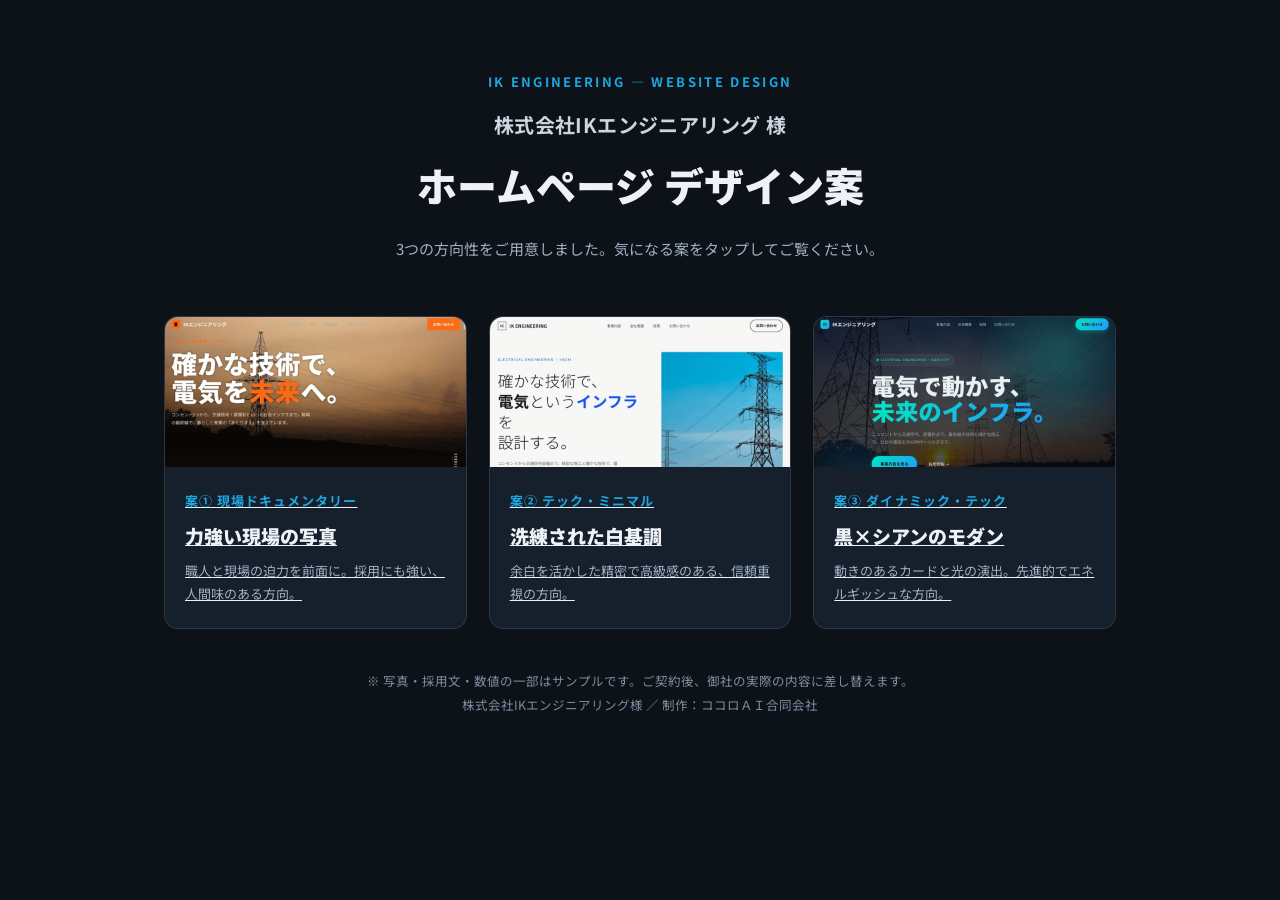
<file: index.html>
<!DOCTYPE html>
<html lang="ja">
<head>
<meta charset="UTF-8">
<meta name="viewport" content="width=device-width, initial-scale=1.0">
<meta name="robots" content="noindex,nofollow">
<title>株式会社IKエンジニアリング｜ホームページ デザイン案</title>
<link rel="preconnect" href="https://fonts.googleapis.com">
<link rel="preconnect" href="https://fonts.gstatic.com" crossorigin>
<link href="https://fonts.googleapis.com/css2?family=Noto+Sans+JP:wght@400;500;700;900&display=swap" rel="stylesheet">
<style>
*{margin:0;padding:0;box-sizing:border-box}
body{font-family:"Noto Sans JP",sans-serif;background:#0d1118;color:#eef2f7;line-height:1.8;-webkit-font-smoothing:antialiased;min-height:100vh}
.wrap{max-width:1000px;margin:0 auto;padding:70px 24px 90px}
.head{text-align:center;margin-bottom:54px}
.head .ey{color:#1ca7e0;font-weight:700;letter-spacing:.18em;font-size:13px}
.head .addressee{font-weight:700;font-size:clamp(15px,3.6vw,20px);color:#cdd6df;margin-top:14px;letter-spacing:.02em}
.head h1{font-weight:900;font-size:clamp(26px,4.5vw,40px);margin-top:6px}
.head p{color:#9fb0c3;margin-top:14px;font-size:15px}
.grid{display:grid;grid-template-columns:repeat(3,1fr);gap:22px}
.card{display:block;background:#161f2c;border:1px solid rgba(255,255,255,.1);border-radius:14px;overflow:hidden;transition:transform .25s,border-color .25s;color:inherit}
.card:hover{transform:translateY(-6px);border-color:#1ca7e0}
.card .ph{height:150px;background-size:cover;background-position:center}
.card .b{padding:22px 20px}
.card .n{color:#1ca7e0;font-weight:700;font-size:13px;letter-spacing:.08em}
.card h2{font-size:19px;font-weight:900;margin:6px 0 6px}
.card p{color:#9fb0c3;font-size:13px}
.note{text-align:center;color:#7f8ea0;font-size:12.5px;margin-top:40px;line-height:1.9}
@media(max-width:760px){.grid{grid-template-columns:1fr}}
</style>
</head>
<body>
<div class="wrap">
  <div class="head">
    <div class="ey">IK ENGINEERING — WEBSITE DESIGN</div>
    <p class="addressee">株式会社IKエンジニアリング 様</p>
    <h1>ホームページ デザイン案</h1>
    <p>3つの方向性をご用意しました。気になる案をタップしてご覧ください。</p>
  </div>
  <div class="grid">
    <a class="card" href="./1/">
      <div class="ph" style="background-image:url('./p1.jpg')"></div>
      <div class="b"><div class="n">案① 現場ドキュメンタリー</div><h2>力強い現場の写真</h2><p>職人と現場の迫力を前面に。採用にも強い、人間味のある方向。</p></div>
    </a>
    <a class="card" href="./2/">
      <div class="ph" style="background-image:url('./p2.jpg')"></div>
      <div class="b"><div class="n">案② テック・ミニマル</div><h2>洗練された白基調</h2><p>余白を活かした精密で高級感のある、信頼重視の方向。</p></div>
    </a>
    <a class="card" href="./3/">
      <div class="ph" style="background-image:url('./p3.jpg')"></div>
      <div class="b"><div class="n">案③ ダイナミック・テック</div><h2>黒×シアンのモダン</h2><p>動きのあるカードと光の演出。先進的でエネルギッシュな方向。</p></div>
    </a>
  </div>
  <p class="note">※ 写真・採用文・数値の一部はサンプルです。ご契約後、御社の実際の内容に差し替えます。<br>株式会社IKエンジニアリング様 ／ 制作：ココロＡＩ合同会社</p>
</div>
</body>
</html>
</file>
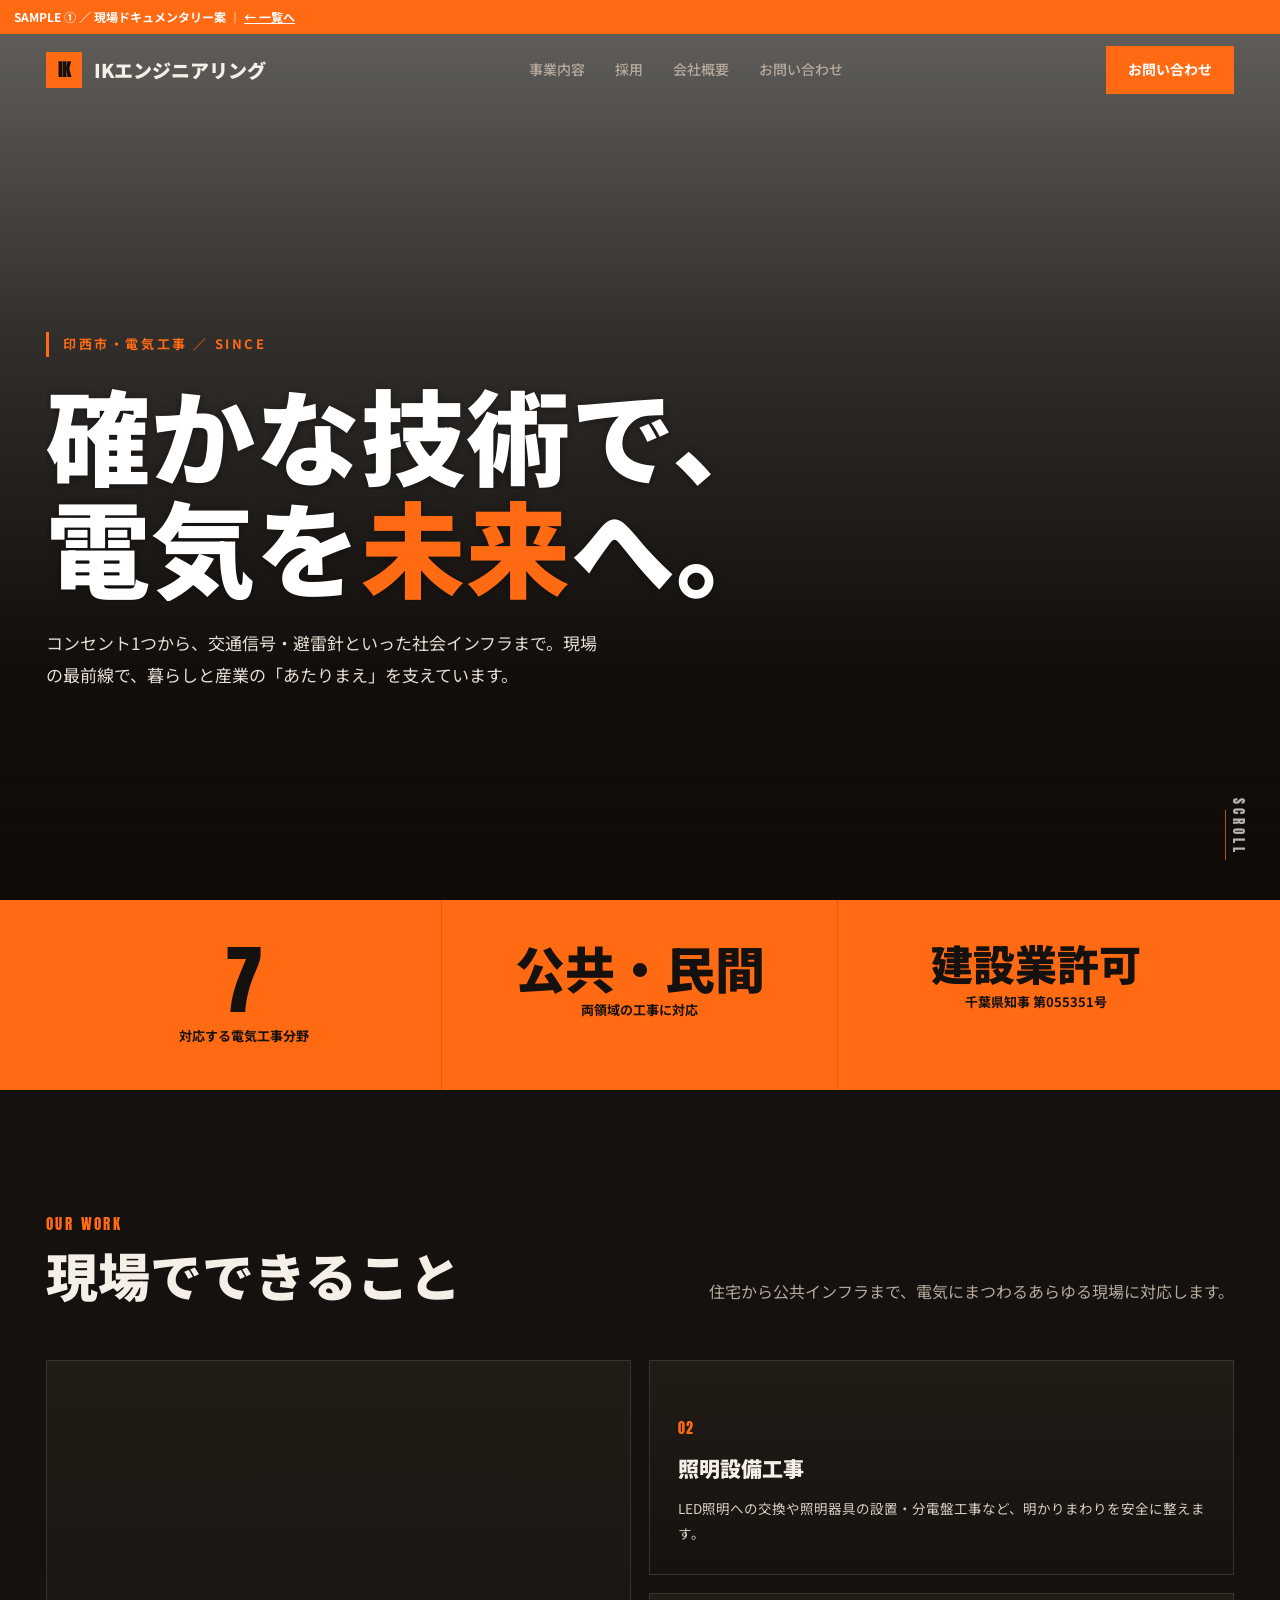
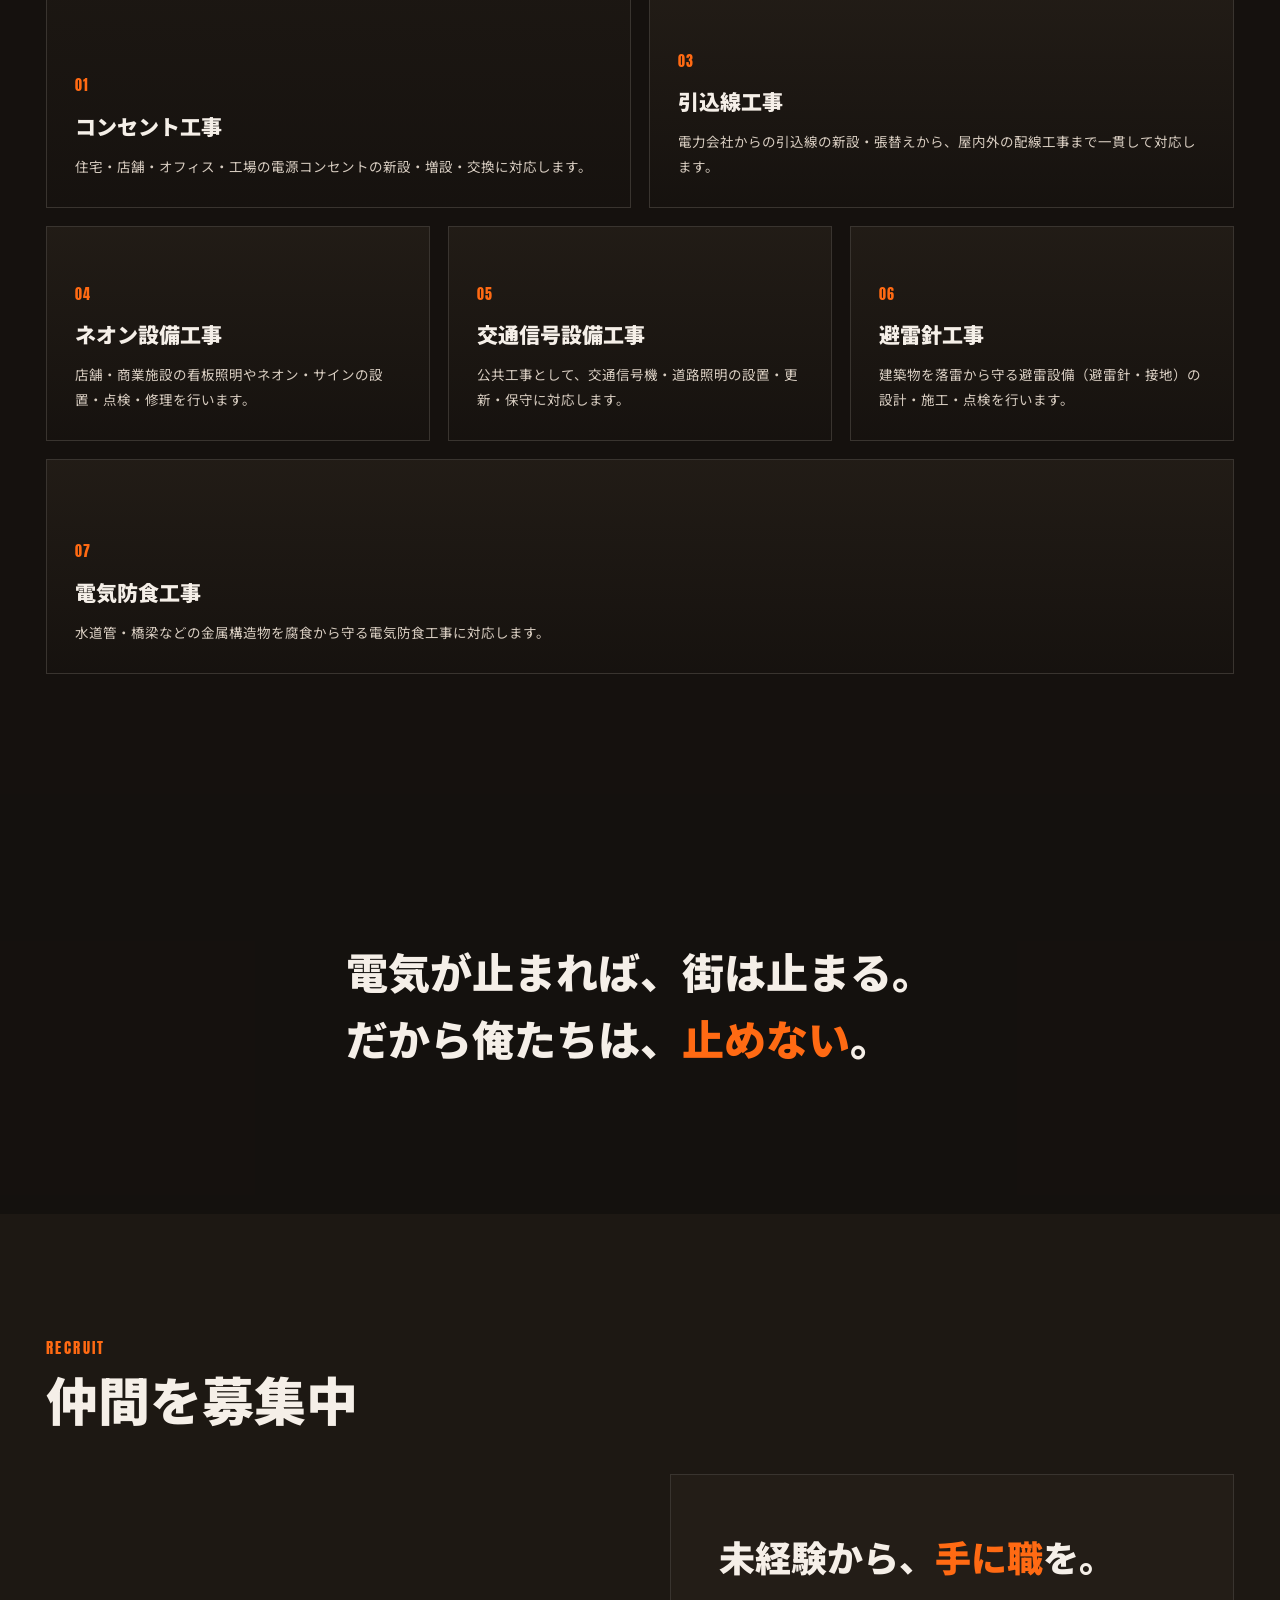
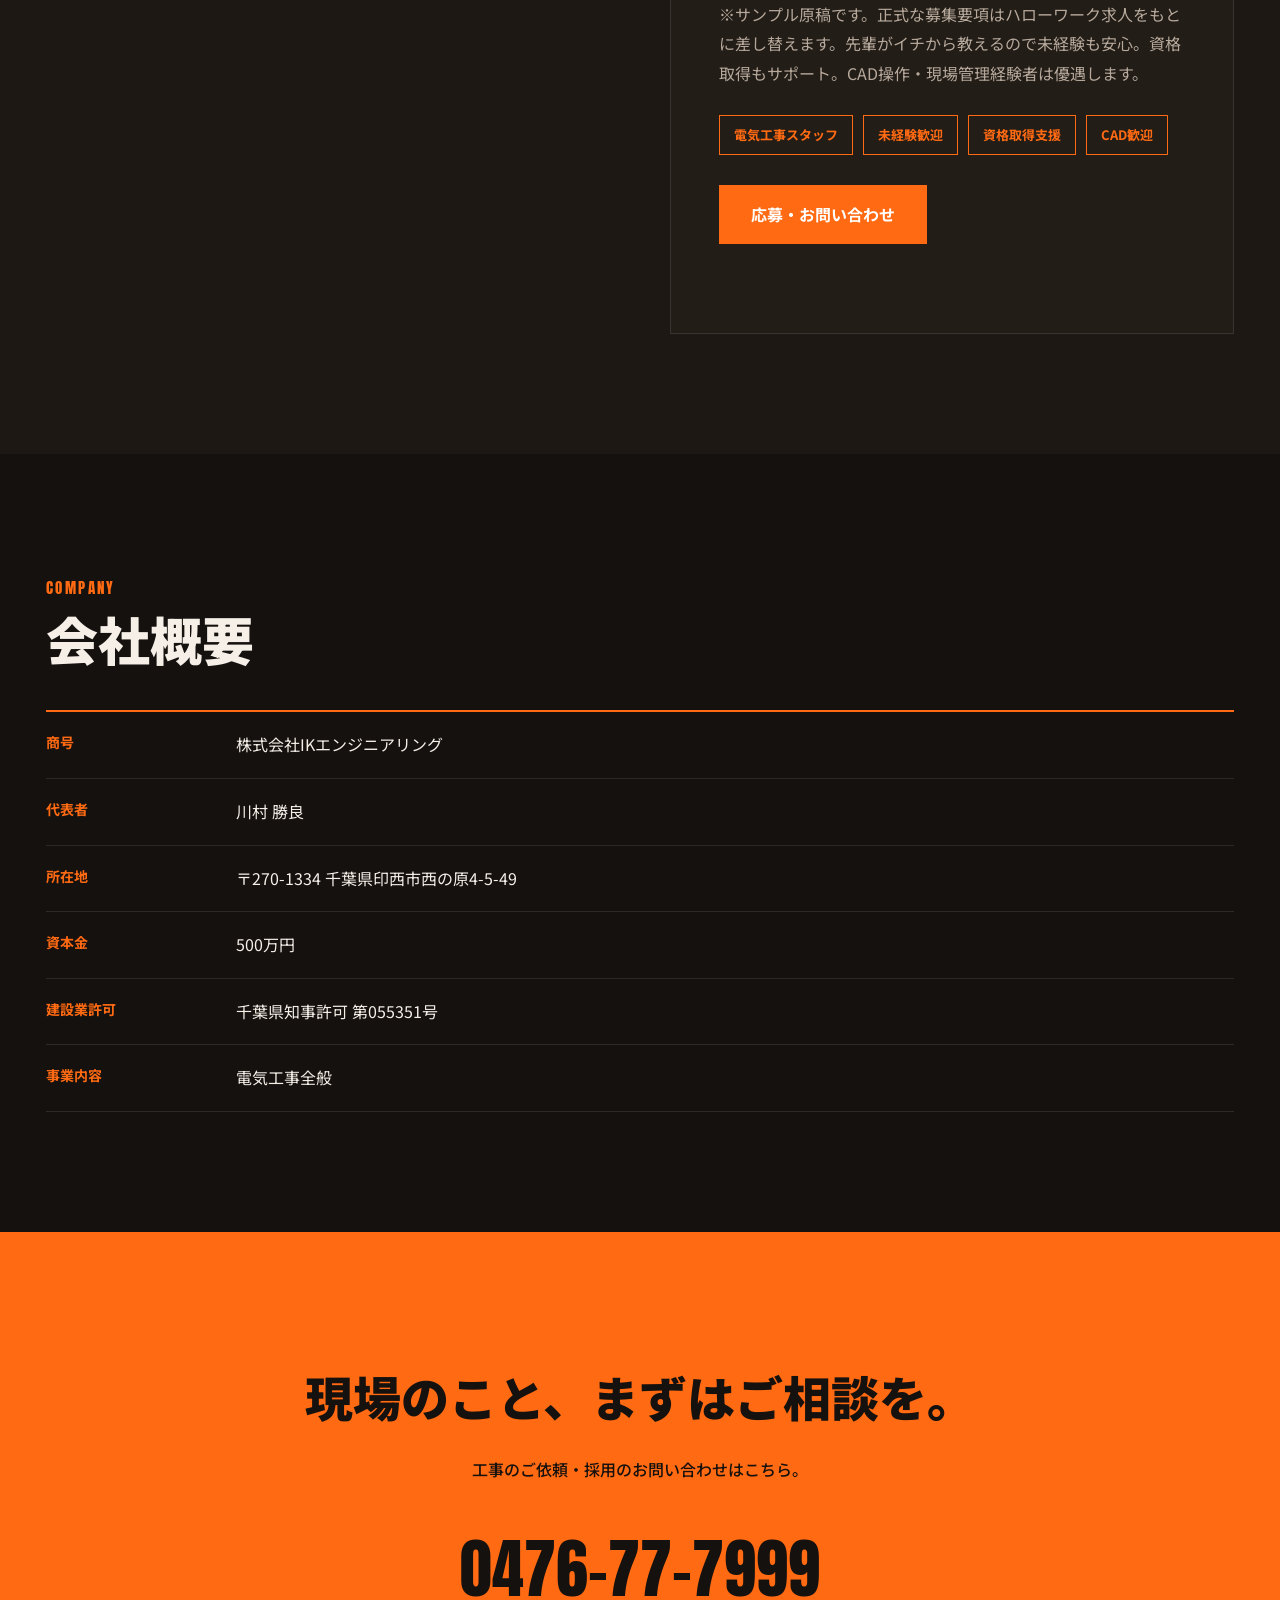
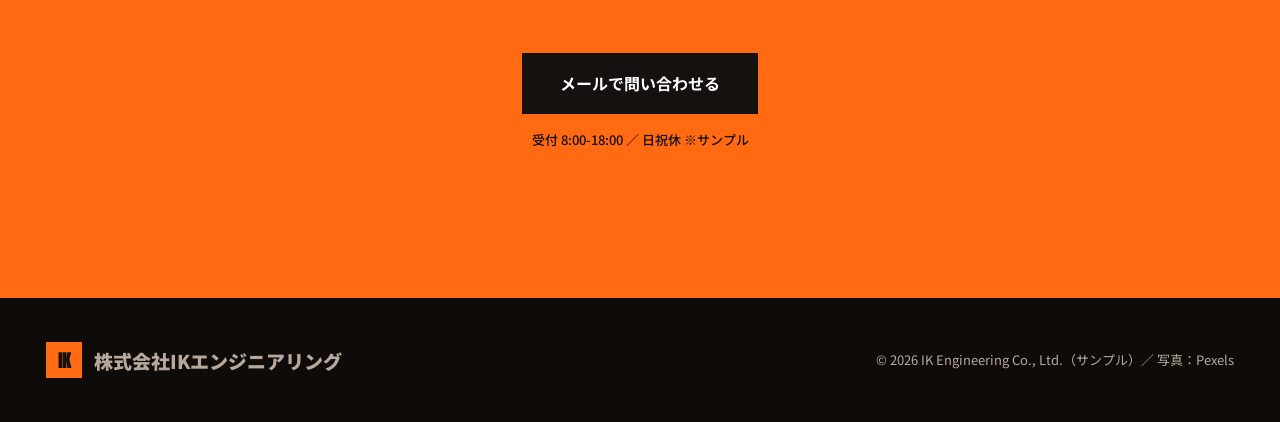
<file: 1/index.html>
<!DOCTYPE html>
<html lang="ja">
<head>
<meta charset="UTF-8">
<meta name="viewport" content="width=device-width, initial-scale=1.0">
<meta name="robots" content="noindex,nofollow">
<title>株式会社IKエンジニアリング｜案① 現場ドキュメンタリー（サンプル）</title>
<link rel="preconnect" href="https://fonts.googleapis.com">
<link rel="preconnect" href="https://fonts.gstatic.com" crossorigin>
<link href="https://fonts.googleapis.com/css2?family=Anton&family=Noto+Sans+JP:wght@400;500;700;900&display=swap" rel="stylesheet">
<style>
:root{
  --bg:#15110e; --bg2:#1d1813; --panel:#231d17;
  --ink:#f5efe8; --sub:#b6a99c;
  --orange:#ff6a13; --orange-d:#e2540a;
  --line:rgba(255,255,255,.1);
  --maxw:1240px;
}
*{margin:0;padding:0;box-sizing:border-box}
html{scroll-behavior:smooth}
body{font-family:"Noto Sans JP",sans-serif;background:var(--bg);color:var(--ink);line-height:1.85;-webkit-font-smoothing:antialiased;overflow-x:hidden}
.anton{font-family:"Anton",sans-serif;letter-spacing:.02em;font-weight:400}
a{color:inherit;text-decoration:none}
img{display:block;max-width:100%}
.wrap{max-width:var(--maxw);margin:0 auto;padding:0 26px}
.flag{position:fixed;top:0;left:0;right:0;z-index:300;background:var(--orange);color:#fff;font-weight:700;font-size:12px;padding:6px 14px}

/* reveal */
.reveal{opacity:0;transform:translateY(46px);transition:opacity .9s cubic-bezier(.2,.7,.2,1),transform .9s cubic-bezier(.2,.7,.2,1)}
.reveal.in{opacity:1;transform:none}
.reveal.zoom{transform:scale(1.06);opacity:0}
.reveal.zoom.in{transform:scale(1);opacity:1}

header{position:fixed;top:28px;left:0;right:0;z-index:200;transition:.3s;padding:18px 0}
header.scrolled{background:rgba(21,17,14,.9);backdrop-filter:blur(10px);padding:12px 0;border-bottom:1px solid var(--line)}
.nav{display:flex;align-items:center;justify-content:space-between}
.logo{display:flex;align-items:center;gap:12px;font-weight:900;font-size:19px}
.logo .mk{width:36px;height:36px;background:var(--orange);color:#15110e;display:grid;place-items:center;font-family:"Anton";font-size:18px}
.menu{display:flex;gap:30px;font-size:14px;color:var(--sub);font-weight:500}
.menu a:hover{color:var(--orange)}
.cta{background:var(--orange);color:#fff;font-weight:700;padding:11px 22px;font-size:14px}
.cta:hover{background:var(--orange-d)}
.burger{display:none;flex-direction:column;gap:5px;cursor:pointer}
.burger span{width:26px;height:2px;background:#fff;transition:.3s}

/* hero */
.hero{position:relative;min-height:100vh;display:flex;align-items:flex-end;color:#fff;overflow:hidden}
.hero-bg{position:absolute;inset:0;background:url("https://images.pexels.com/photos/12174436/pexels-photo-12174436.jpeg?auto=compress&cs=tinysrgb&w=1600") center/cover;animation:slowzoom 14s ease-out forwards}
@keyframes slowzoom{from{transform:scale(1.12)}to{transform:scale(1)}}
.hero::after{content:"";position:absolute;inset:0;background:linear-gradient(180deg,rgba(255,255,255,.34) 0%,rgba(255,255,255,.12) 38%,rgba(15,11,8,.42) 74%,rgba(15,11,8,.9) 100%)}
.hero-inner{position:relative;z-index:2;padding-bottom:90px;width:100%}
.hero .tagjp{display:inline-block;color:var(--orange);font-weight:700;letter-spacing:.2em;font-size:13px;margin-bottom:20px;border-left:3px solid var(--orange);padding-left:14px;opacity:0;animation:fu .8s .2s forwards}
.hero h1{font-family:"Noto Sans JP";font-weight:900;font-size:clamp(40px,8.5vw,104px);line-height:1.08;letter-spacing:.01em;text-shadow:0 1px 10px rgba(0,0,0,.42)}
.hero h1 .ln{display:block;overflow:hidden}
.hero h1 .ln i{display:block;font-style:normal;transform:translateY(105%);animation:maskup 1s cubic-bezier(.2,.8,.2,1) forwards}
.hero h1 .ln:nth-child(1) i{animation-delay:.35s}
.hero h1 .ln:nth-child(2) i{animation-delay:.52s}
.hero h1 em{font-style:normal;color:var(--orange)}
@keyframes maskup{to{transform:translateY(0)}}
@keyframes fu{to{opacity:1}}
.hero p{max-width:560px;color:#e8ded4;margin-top:26px;font-size:17px;opacity:0;animation:fu 1s 1s forwards}
.scrolldown{position:absolute;right:30px;bottom:40px;z-index:3;writing-mode:vertical-rl;color:#fff;font-family:"Anton";letter-spacing:.3em;font-size:13px;opacity:.7}
.scrolldown::after{content:"";display:block;width:1px;height:50px;background:var(--orange);margin:12px auto 0;transform-origin:top;animation:ln 1.8s ease-in-out infinite}
@keyframes ln{0%,100%{transform:scaleY(.3)}50%{transform:scaleY(1)}}

/* numbers band */
.nums{background:var(--orange);color:#15110e;padding:0}
.nums .wrap{display:grid;grid-template-columns:repeat(3,1fr)}
.nums .n{padding:42px 16px;text-align:center;border-right:1px solid rgba(0,0,0,.12)}
.nums .n:last-child{border-right:none}
.nums .big{font-family:"Anton";font-size:clamp(46px,8vw,76px);line-height:1}
.nums .lbl{font-weight:700;font-size:13px;margin-top:6px}

section{padding:120px 0;position:relative}
.eyebrow{font-family:"Anton";color:var(--orange);font-size:15px;letter-spacing:.16em}
.h2{font-family:"Noto Sans JP";font-weight:900;font-size:clamp(30px,5vw,52px);line-height:1.2;margin-top:6px}
.lead{color:var(--sub);max-width:560px;margin-top:18px}

/* services photo cards */
.serv{background:var(--bg)}
.serv-head{display:flex;justify-content:space-between;align-items:flex-end;flex-wrap:wrap;gap:20px;margin-bottom:54px}
.serv-grid{display:grid;grid-template-columns:repeat(6,1fr);grid-auto-rows:215px;gap:18px}
.scard{position:relative;background:var(--panel);overflow:hidden;border:1px solid var(--line);display:flex;flex-direction:column;justify-content:flex-end}
.serv-grid .scard:nth-child(1){grid-column:span 3;grid-row:span 2}
.serv-grid .scard:nth-child(2){grid-column:span 3}
.serv-grid .scard:nth-child(3){grid-column:span 3}
.serv-grid .scard:nth-child(4){grid-column:span 2}
.serv-grid .scard:nth-child(5){grid-column:span 2}
.serv-grid .scard:nth-child(6){grid-column:span 2}
.serv-grid .scard:nth-child(7){grid-column:span 6}
.scard .ph{position:absolute;inset:0;background-size:cover;background-position:center;transition:transform .7s ease}
.scard::after{content:"";position:absolute;inset:0;background:linear-gradient(180deg,rgba(21,17,14,.1),rgba(21,17,14,.92))}
.scard:hover .ph{transform:scale(1.08)}
.scard .body{position:relative;z-index:2;padding:28px}
.scard .no{font-family:"Anton";color:var(--orange);font-size:14px;letter-spacing:.1em}
.scard h3{font-weight:900;font-size:21px;margin:8px 0 8px}
.scard p{color:#d8cdc1;font-size:13.5px}

/* parallax quote */
.para{position:relative;min-height:420px;display:flex;align-items:center;background:url("https://images.pexels.com/photos/932170/pexels-photo-932170.jpeg?auto=compress&cs=tinysrgb&w=1600") center/cover fixed}
.para::after{content:"";position:absolute;inset:0;background:rgba(21,17,14,.66)}
.para .wrap{position:relative;z-index:2}
.para blockquote{font-family:"Noto Sans JP";font-weight:900;font-size:clamp(24px,4vw,42px);line-height:1.6;max-width:880px}
.para blockquote em{font-style:normal;color:var(--orange)}

/* recruit */
.recruit{background:var(--bg2)}
.rec-grid{display:grid;grid-template-columns:1.05fr .95fr;gap:0;align-items:stretch}
.rec-photo{background:url("https://images.pexels.com/photos/36760994/pexels-photo-36760994.jpeg?auto=compress&cs=tinysrgb&w=1000") center/cover;min-height:460px}
.rec-body{background:var(--panel);padding:56px 48px;border:1px solid var(--line)}
.rec-body h3{font-weight:900;font-size:clamp(24px,3.6vw,36px);line-height:1.4;margin-bottom:18px}
.rec-body h3 em{font-style:normal;color:var(--orange)}
.rec-body p{color:var(--sub);margin-bottom:26px}
.tags{display:flex;gap:10px;flex-wrap:wrap;margin-bottom:30px}
.tag{border:1px solid var(--orange);color:var(--orange);font-size:13px;font-weight:700;padding:7px 14px}
.btn-o{display:inline-block;background:var(--orange);color:#fff;font-weight:700;padding:15px 32px}
.btn-o:hover{background:var(--orange-d)}

/* about */
.about{background:var(--bg)}
.about-table{border-top:2px solid var(--orange)}
.about-table>div{display:grid;grid-template-columns:190px 1fr;border-bottom:1px solid var(--line)}
.about-table dt{padding:18px 0;font-weight:700;color:var(--orange);font-size:14px}
.about-table dd{padding:18px 0}

/* contact */
.contact{background:var(--orange);color:#15110e;text-align:center}
.contact h2{font-family:"Noto Sans JP";font-weight:900;font-size:clamp(28px,5vw,48px);margin-bottom:14px}
.contact p{margin-bottom:26px;font-weight:500}
.contact .tel{font-family:"Anton";font-size:clamp(36px,7vw,64px)}
.contact .btn-d{display:inline-block;margin-top:24px;background:#15110e;color:#fff;font-weight:700;padding:16px 38px}

footer{background:#0e0b09;color:var(--sub);padding:44px 0;font-size:13px}
.foot{display:flex;justify-content:space-between;align-items:center;flex-wrap:wrap;gap:14px}

@media(max-width:880px){
  .cta.head{display:none}
  .burger{display:flex;z-index:210}
  .menu{position:fixed;inset:0 0 0 auto;width:80%;max-width:330px;height:100vh;background:var(--bg2);flex-direction:column;justify-content:center;align-items:flex-start;gap:6px;padding:40px 36px;font-size:22px;transform:translateX(100%);transition:transform .42s cubic-bezier(.2,.8,.2,1);box-shadow:-24px 0 60px rgba(0,0,0,.55);z-index:200}
  .menu a{padding:12px 0;color:var(--ink)}
  header.nav-open .menu{transform:none}
  body.nav-lock{overflow:hidden}
  header.nav-open .burger span:nth-child(1){transform:translateY(7px) rotate(45deg)}
  header.nav-open .burger span:nth-child(2){opacity:0}
  header.nav-open .burger span:nth-child(3){transform:translateY(-7px) rotate(-45deg)}
  .nums .wrap{grid-template-columns:1fr}
  .nums .n{border-right:none;border-bottom:1px solid rgba(0,0,0,.12);padding:20px 16px}
  .nums .big{font-size:clamp(34px,8vw,44px)}
  .serv-grid{grid-template-columns:1fr;grid-auto-rows:auto}
  .serv-grid .scard{min-height:160px}
  .serv-grid .scard:nth-child(n){grid-column:auto;grid-row:auto}
  .para{background-attachment:scroll;min-height:280px}
  .rec-grid{grid-template-columns:1fr}
  .rec-photo{min-height:230px}
  .rec-body{padding:30px 24px}
  .about-table>div{grid-template-columns:120px 1fr}
  .hero{min-height:82vh}
  .hero-inner{padding-bottom:46px}
  .serv-head{margin-bottom:28px}
  section{padding:48px 0}
}
</style>
</head>
<body>
<div class="flag">SAMPLE ① ／ 現場ドキュメンタリー案 ｜ <a href="../" style="color:inherit;text-decoration:underline;font-weight:700">← 一覧へ</a></div>

<header id="hd">
  <div class="wrap nav">
    <a class="logo" href="#"><span class="mk">IK</span>IKエンジニアリング</a>
    <nav class="menu"><a href="#service">事業内容</a><a href="#recruit">採用</a><a href="#about">会社概要</a><a href="#contact">お問い合わせ</a></nav>
    <a class="cta head" href="#contact">お問い合わせ</a>
    <div class="burger"><span></span><span></span><span></span></div>
  </div>
</header>

<section class="hero">
  <div class="hero-bg"></div>
  <div class="wrap hero-inner">
    <span class="tagjp">印西市・電気工事 ／ SINCE</span>
    <h1><span class="ln"><i>確かな技術で、</i></span><span class="ln"><i>電気を<em>未来</em>へ。</i></span></h1>
    <p>コンセント1つから、交通信号・避雷針といった社会インフラまで。現場の最前線で、暮らしと産業の「あたりまえ」を支えています。</p>
  </div>
  <div class="scrolldown anton">SCROLL</div>
</section>

<div class="nums">
  <div class="wrap">
    <div class="n"><div class="big">7</div><div class="lbl">対応する電気工事分野</div></div>
    <div class="n"><div class="big" style="font-size:clamp(32px,5.4vw,50px);font-family:'Noto Sans JP';font-weight:900">公共・民間</div><div class="lbl">両領域の工事に対応</div></div>
    <div class="n"><div class="big" style="font-family:'Noto Sans JP';font-weight:900;font-size:clamp(28px,5vw,42px)">建設業許可</div><div class="lbl">千葉県知事 第055351号</div></div>
  </div>
</div>

<section class="serv" id="service">
  <div class="wrap">
    <div class="serv-head">
      <div class="reveal">
        <div class="eyebrow">OUR WORK</div>
        <div class="h2">現場でできること</div>
      </div>
      <p class="lead reveal">住宅から公共インフラまで、電気にまつわるあらゆる現場に対応します。</p>
    </div>
    <div class="serv-grid">
      <div class="scard reveal"><div class="ph" style="background-image:url('https://images.pexels.com/photos/8101107/pexels-photo-8101107.jpeg?auto=compress&cs=tinysrgb&w=1100')"></div><div class="body"><div class="no">01</div><h3>コンセント工事</h3><p>住宅・店舗・オフィス・工場の電源コンセントの新設・増設・交換に対応します。</p></div></div>
      <div class="scard reveal"><div class="ph" style="background-image:url('https://images.pexels.com/photos/5337502/pexels-photo-5337502.jpeg?auto=compress&cs=tinysrgb&w=900')"></div><div class="body"><div class="no">02</div><h3>照明設備工事</h3><p>LED照明への交換や照明器具の設置・分電盤工事など、明かりまわりを安全に整えます。</p></div></div>
      <div class="scard reveal"><div class="ph" style="background-image:url('https://images.pexels.com/photos/28758920/pexels-photo-28758920.jpeg?auto=compress&cs=tinysrgb&w=900')"></div><div class="body"><div class="no">03</div><h3>引込線工事</h3><p>電力会社からの引込線の新設・張替えから、屋内外の配線工事まで一貫して対応します。</p></div></div>
      <div class="scard reveal"><div class="ph" style="background-image:url('https://images.pexels.com/photos/1790556/pexels-photo-1790556.jpeg?auto=compress&cs=tinysrgb&w=900')"></div><div class="body"><div class="no">04</div><h3>ネオン設備工事</h3><p>店舗・商業施設の看板照明やネオン・サインの設置・点検・修理を行います。</p></div></div>
      <div class="scard reveal"><div class="ph" style="background-image:url('https://images.pexels.com/photos/14866056/pexels-photo-14866056.jpeg?auto=compress&cs=tinysrgb&w=900')"></div><div class="body"><div class="no">05</div><h3>交通信号設備工事</h3><p>公共工事として、交通信号機・道路照明の設置・更新・保守に対応します。</p></div></div>
      <div class="scard reveal"><div class="ph" style="background-image:url('https://images.pexels.com/photos/30527658/pexels-photo-30527658.jpeg?auto=compress&cs=tinysrgb&w=900')"></div><div class="body"><div class="no">06</div><h3>避雷針工事</h3><p>建築物を落雷から守る避雷設備（避雷針・接地）の設計・施工・点検を行います。</p></div></div>
      <div class="scard reveal"><div class="ph" style="background-image:url('https://images.pexels.com/photos/2462828/pexels-photo-2462828.jpeg?auto=compress&cs=tinysrgb&w=1100')"></div><div class="body"><div class="no">07</div><h3>電気防食工事</h3><p>水道管・橋梁などの金属構造物を腐食から守る電気防食工事に対応します。</p></div></div>
    </div>
  </div>
</section>

<section class="para">
  <div class="wrap">
    <blockquote class="reveal">電気が止まれば、街は止まる。<br>だから俺たちは、<em>止めない</em>。</blockquote>
  </div>
</section>

<section class="recruit" id="recruit">
  <div class="wrap">
    <div class="reveal" style="margin-bottom:44px"><div class="eyebrow">RECRUIT</div><div class="h2">仲間を募集中</div></div>
    <div class="rec-grid">
      <div class="rec-photo reveal zoom"></div>
      <div class="rec-body reveal">
        <h3>未経験から、<em>手に職</em>を。</h3>
        <p>※サンプル原稿です。正式な募集要項はハローワーク求人をもとに差し替えます。先輩がイチから教えるので未経験も安心。資格取得もサポート。CAD操作・現場管理経験者は優遇します。</p>
        <div class="tags"><span class="tag">電気工事スタッフ</span><span class="tag">未経験歓迎</span><span class="tag">資格取得支援</span><span class="tag">CAD歓迎</span></div>
        <a class="btn-o" href="#contact">応募・お問い合わせ</a>
      </div>
    </div>
  </div>
</section>

<section class="about" id="about">
  <div class="wrap">
    <div class="reveal" style="margin-bottom:40px"><div class="eyebrow">COMPANY</div><div class="h2">会社概要</div></div>
    <dl class="about-table reveal">
      <div><dt>商号</dt><dd>株式会社IKエンジニアリング</dd></div>
      <div><dt>代表者</dt><dd>川村 勝良</dd></div>
      <div><dt>所在地</dt><dd>〒270-1334 千葉県印西市西の原4-5-49</dd></div>
      <div><dt>資本金</dt><dd>500万円</dd></div>
      <div><dt>建設業許可</dt><dd>千葉県知事許可 第055351号</dd></div>
      <div><dt>事業内容</dt><dd>電気工事全般</dd></div>
    </dl>
  </div>
</section>

<section class="contact" id="contact">
  <div class="wrap">
    <h2 class="reveal">現場のこと、まずはご相談を。</h2>
    <p class="reveal">工事のご依頼・採用のお問い合わせはこちら。</p>
    <div class="tel reveal">0476-77-7999</div>
    <div class="reveal"><a class="btn-d" href="mailto:katsuyoshi@ik-eng.jp">メールで問い合わせる</a></div>
    <p class="reveal" style="margin-top:14px;font-size:13px">受付 8:00-18:00 ／ 日祝休 ※サンプル</p>
  </div>
</section>

<footer>
  <div class="wrap foot">
    <div class="logo"><span class="mk">IK</span>株式会社IKエンジニアリング</div>
    <div>© 2026 IK Engineering Co., Ltd.（サンプル）／ 写真：Pexels</div>
  </div>
</footer>

<script>
const hd=document.getElementById('hd');
addEventListener('scroll',()=>hd.classList.toggle('scrolled',scrollY>40));
const io=new IntersectionObserver((es)=>{es.forEach((e,i)=>{if(e.isIntersecting){const els=e.target.parentElement?[...e.target.parentElement.querySelectorAll(':scope > .reveal')]:[];const idx=els.indexOf(e.target);e.target.style.transitionDelay=(Math.max(0,idx)*0.09)+'s';e.target.classList.add('in');io.unobserve(e.target);}})},{threshold:.16});
document.querySelectorAll('.reveal').forEach(el=>io.observe(el));
const burger=document.querySelector('.burger');
const closeNav=()=>{hd.classList.remove('nav-open');document.body.classList.remove('nav-lock');};
burger.addEventListener('click',()=>{hd.classList.toggle('nav-open');document.body.classList.toggle('nav-lock');});
document.querySelectorAll('.menu a').forEach(a=>a.addEventListener('click',closeNav));
</script>
</body>
</html>
</file>
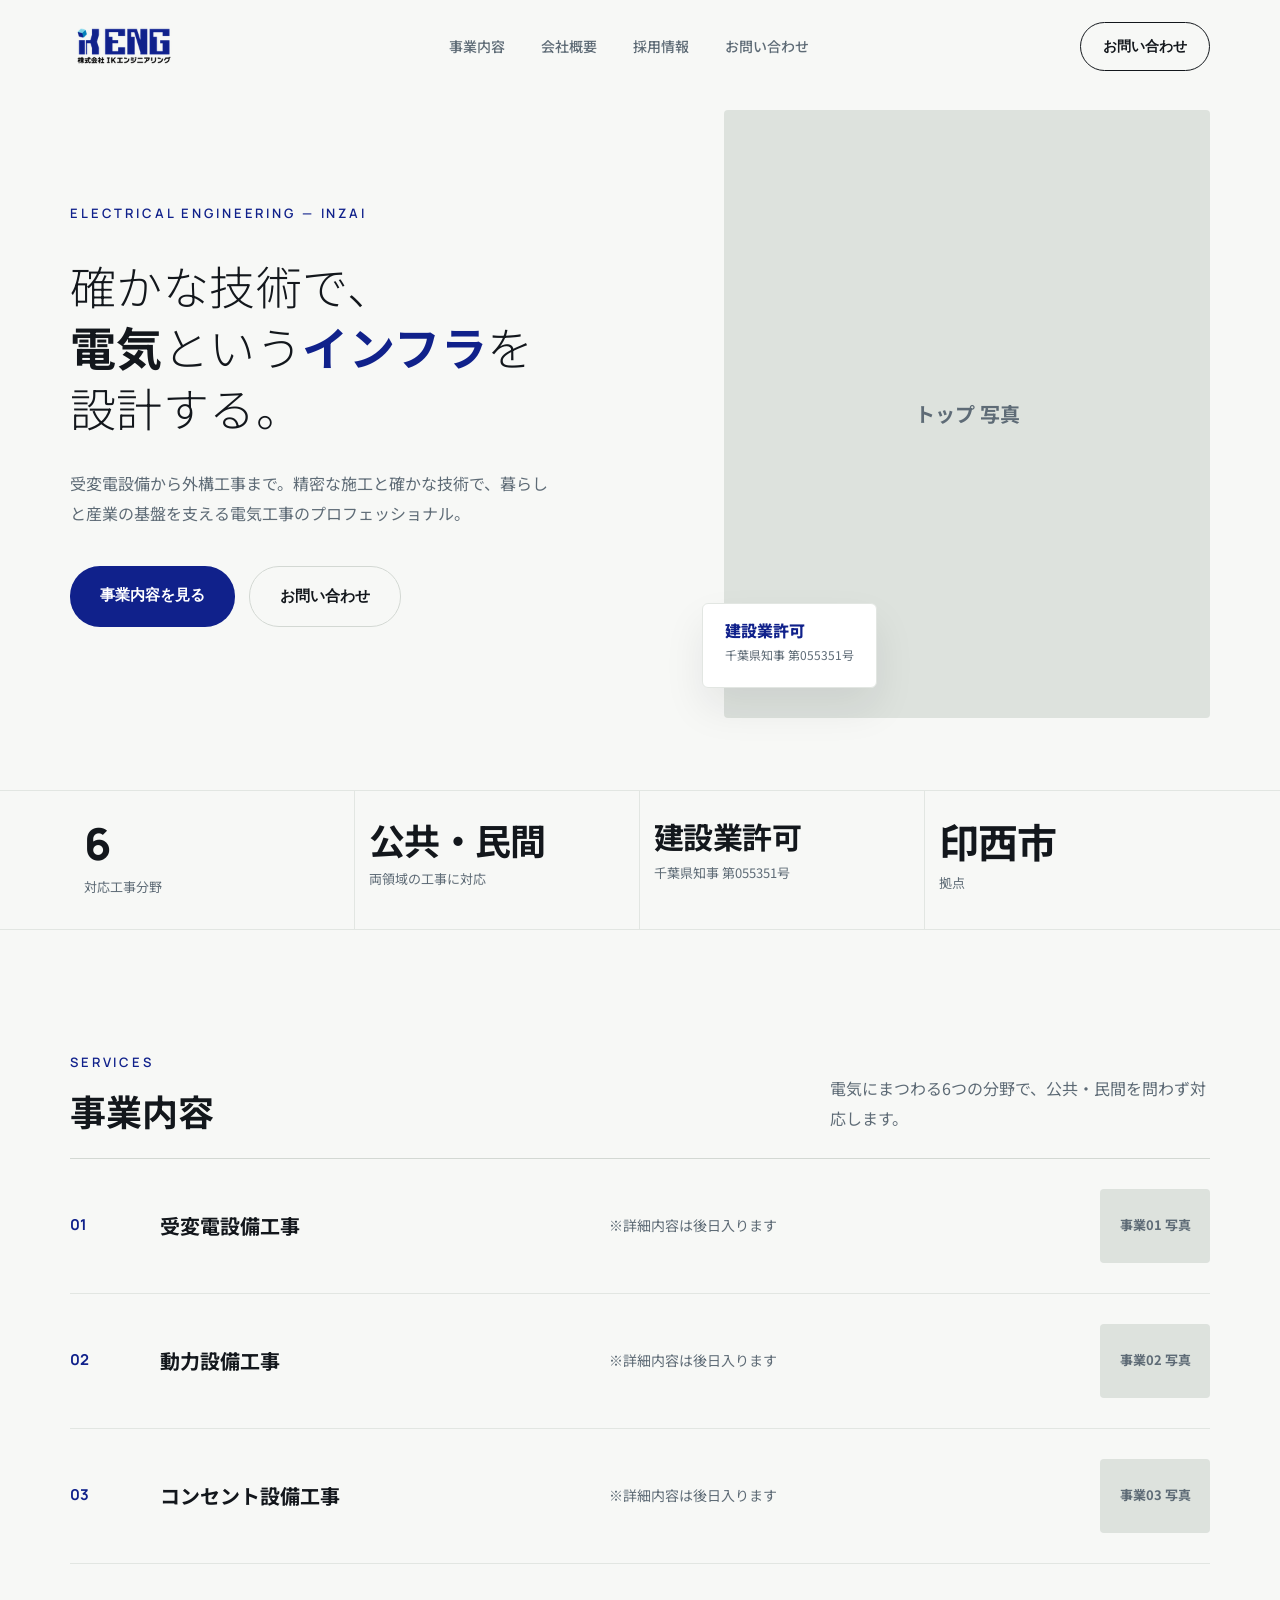
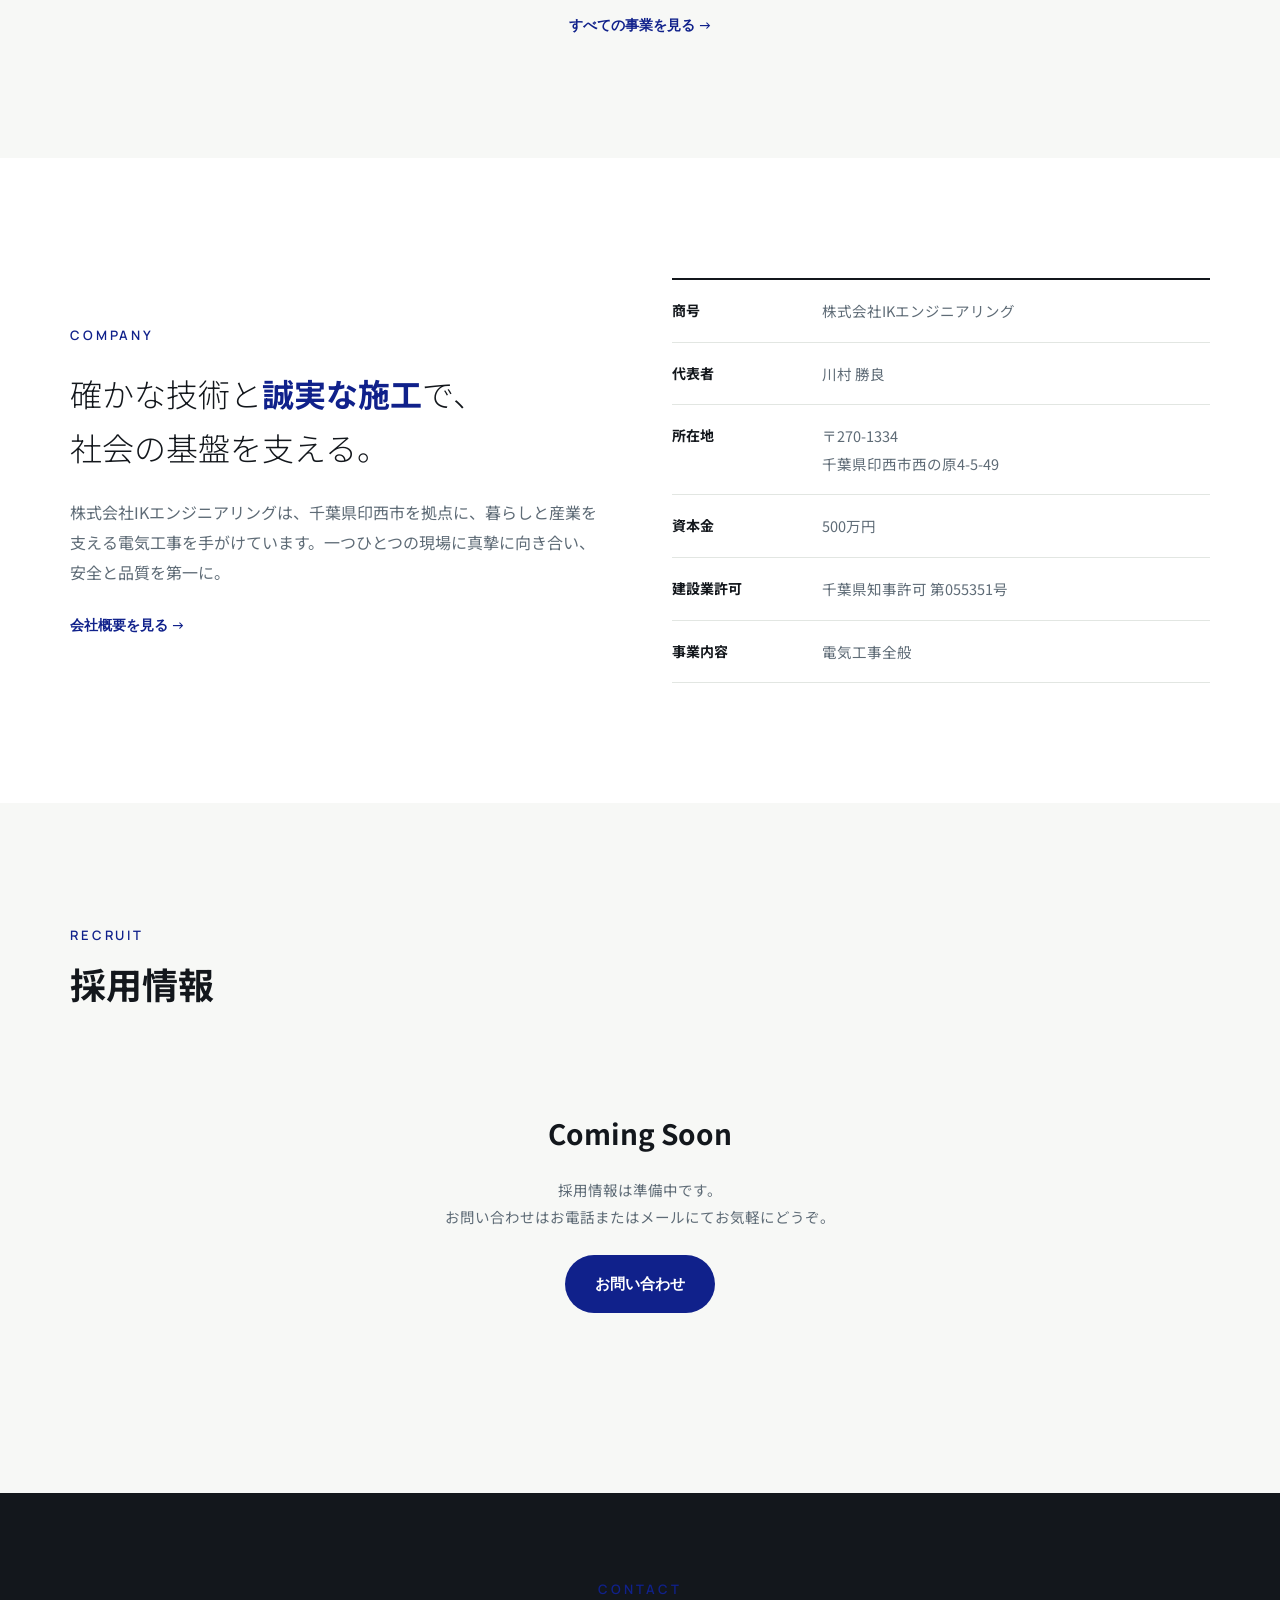
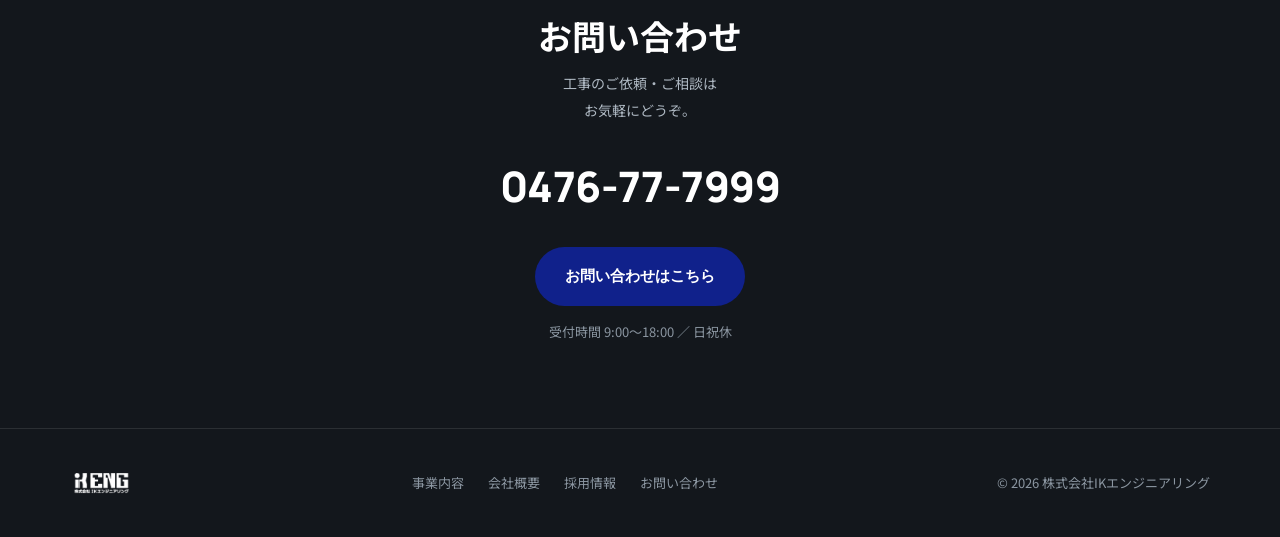
<file: 2-1/index.html>
<!DOCTYPE html>
<html lang="ja">
<head>
<meta charset="UTF-8">
<meta name="viewport" content="width=device-width, initial-scale=1.0">
<meta name="robots" content="noindex,nofollow">
<title>株式会社IKエンジニアリング｜千葉県印西市の電気工事</title>
<meta name="description" content="千葉県印西市を拠点に、受変電設備から外構工事まで電気工事全般を手がける株式会社IKエンジニアリング。建設業許可取得。公共・民間問わず対応。">
<meta name="keywords" content="印西, 電気工事, IKエンジニアリング, 印西市, 電気工事会社, コンセント工事, 照明工事, 千葉県">
<link rel="canonical" href="https://ik-eng.jp/">
<meta property="og:title" content="株式会社IKエンジニアリング｜千葉県印西市の電気工事">
<meta property="og:description" content="千葉県印西市を拠点に、電気工事全般を手がけるプロフェッショナル。建設業許可取得。公共・民間問わず対応。">
<meta property="og:type" content="website">
<meta property="og:url" content="https://ik-eng.jp/">
<meta property="og:locale" content="ja_JP">
<link rel="icon" type="image/x-icon" href="favicon.ico">
<link rel="icon" type="image/png" sizes="32x32" href="images/favicon-32x32.png">
<link rel="icon" type="image/png" sizes="16x16" href="images/favicon-16x16.png">
<link rel="apple-touch-icon" sizes="180x180" href="images/apple-touch-icon.png">
<link rel="preconnect" href="https://fonts.googleapis.com">
<link rel="preconnect" href="https://fonts.gstatic.com" crossorigin>
<link href="https://fonts.googleapis.com/css2?family=Manrope:wght@300;400;500;600;700;800&family=Noto+Sans+JP:wght@300;400;500;700&display=swap" rel="stylesheet">
<link rel="stylesheet" href="css/style.css">
</head>
<body>

<header id="hd">
  <div class="wrap nav">
    <a class="logo" href="./">
      <img src="images/logo-header.png" alt="IKエンジニアリング" style="height:48px;width:auto">
    </a>
    <nav class="menu">
      <a href="services/" >事業内容</a>
      <a href="about/">会社概要</a>
      <a href="recruit/">採用情報</a>
      <a href="contact/">お問い合わせ</a>
    </nav>
    <a class="cta-nav head" href="contact/">お問い合わせ</a>
    <div class="burger"><span></span><span></span><span></span></div>
  </div>
</header>

<!-- hero -->
<section class="hero">
  <div class="wrap hero-grid">
    <div>
      <div class="tag mono">ELECTRICAL ENGINEERING — INZAI</div>
      <h1><span>確かな技術で、</span><span><b>電気</b>という<b class="ac">インフラ</b>を</span><span>設計する。</span></h1>
      <p>受変電設備から外構工事まで。<br class="sp">精密な施工と確かな技術で、暮らしと産業の基盤を支える電気工事のプロフェッショナル。</p>
      <div class="hero-actions">
        <a class="btn btn-fill" href="services/">事業内容を見る</a>
        <a class="btn btn-out" href="contact/">お問い合わせ</a>
      </div>
    </div>
    <div class="hero-img">
      <div class="frame">トップ 写真</div>
      <div class="badge">
        <div class="val">建設業許可</div>
        <span>千葉県知事 第055351号</span>
      </div>
    </div>
  </div>
</section>

<!-- stats -->
<div class="stats">
  <div class="wrap">
    <div class="s"><div class="num" data-count="6"></div><div class="lbl">対応工事分野</div></div>
    <div class="s"><div class="num" style="font-family:'Noto Sans JP';font-weight:700;font-size:clamp(24px,3vw,36px)">公共・民間</div><div class="lbl">両領域の工事に対応</div></div>
    <div class="s"><div class="num" style="font-family:'Noto Sans JP';font-weight:700;font-size:clamp(22px,2.6vw,30px)">建設業許可</div><div class="lbl">千葉県知事 第055351号</div></div>
    <div class="s"><div class="num" style="font-family:'Noto Sans JP';font-weight:700;font-size:clamp(28px,3.4vw,40px)">印西市</div><div class="lbl">拠点</div></div>
  </div>
</div>

<!-- services preview -->
<section class="serv" id="service">
  <div class="wrap">
    <div class="serv-head">
      <div class="reveal"><div class="eyebrow mono">SERVICES</div><div class="h2"><b>事業内容</b></div></div>
      <p class="reveal" style="color:var(--sub);max-width:380px">電気にまつわる6つの分野で、<br class="sp">公共・民間を問わず対応します。</p>
    </div>
    <div class="hr"></div>
    <div class="reveal"><div class="srow"><div class="no mono">01</div><h3>受変電設備工事</h3><p>※詳細内容は後日入ります</p><div class="thumb" style="background:#dde2dd;font-size:13px;font-weight:700;color:var(--sub)">事業01 写真</div></div></div>
    <div class="reveal"><div class="srow"><div class="no mono">02</div><h3>動力設備工事</h3><p>※詳細内容は後日入ります</p><div class="thumb" style="background:#dde2dd;font-size:13px;font-weight:700;color:var(--sub)">事業02 写真</div></div></div>
    <div class="reveal"><div class="srow"><div class="no mono">03</div><h3>コンセント設備工事</h3><p>※詳細内容は後日入ります</p><div class="thumb" style="background:#dde2dd;font-size:13px;font-weight:700;color:var(--sub)">事業03 写真</div></div></div>
    <div class="reveal" style="text-align:center;padding-top:16px">
      <a class="more-link" href="services/">すべての事業を見る →</a>
    </div>
  </div>
</section>

<!-- about preview -->
<section class="about" id="about">
  <div class="wrap about-grid">
    <div class="reveal">
      <div class="eyebrow mono">COMPANY</div>
      <p class="about-lead" style="margin-top:18px">確かな技術と<b>誠実な施工</b>で、<br>社会の基盤を支える。</p>
      <p>株式会社IKエンジニアリングは、千葉県印西市を拠点に、暮らしと産業を支える電気工事を手がけています。一つひとつの現場に真摯に向き合い、安全と品質を第一に。</p>
      <a class="more-link" href="about/" style="margin-top:24px">会社概要を見る →</a>
    </div>
    <dl class="about-table reveal">
      <div><dt>商号</dt><dd>株式会社IKエンジニアリング</dd></div>
      <div><dt>代表者</dt><dd>川村 勝良</dd></div>
      <div><dt>所在地</dt><dd>〒270-1334<br>千葉県印西市西の原4-5-49</dd></div>
      <div><dt>資本金</dt><dd>500万円</dd></div>
      <div><dt>建設業許可</dt><dd>千葉県知事許可 第055351号</dd></div>
      <div><dt>事業内容</dt><dd>電気工事全般</dd></div>
    </dl>
  </div>
</section>

<!-- recruit preview -->
<section class="recruit" id="recruit">
  <div class="wrap">
    <div class="reveal" style="margin-bottom:40px"><div class="eyebrow mono">RECRUIT</div><div class="h2"><b>採用情報</b></div></div>
    <div class="reveal" style="text-align:center;padding:60px 0">
      <p style="font-size:clamp(20px,3vw,28px);font-weight:700;margin-bottom:16px">Coming Soon</p>
      <p style="color:var(--sub);font-size:14.5px;margin-bottom:24px">採用情報は準備中です。<br>お問い合わせはお電話またはメールにてお気軽にどうぞ。</p>
      <a class="btn btn-fill" href="contact/">お問い合わせ</a>
    </div>
  </div>
</section>

<!-- contact -->
<section class="contact-dark" id="contact">
  <div class="wrap">
    <div class="reveal"><div class="eyebrow mono">CONTACT</div><div class="h2"><b>お問い合わせ</b></div></div>
    <p class="reveal">工事のご依頼・ご相談は<br>お気軽にどうぞ。</p>
    <div class="tel reveal"><a href="tel:0476777999">0476-77-7999</a></div>
    <div class="reveal"><a class="btn btn-fill" href="contact/">お問い合わせはこちら</a></div>
    <div class="hours reveal">受付時間 9:00〜18:00 ／ 日祝休</div>
  </div>
</section>

<footer>
  <div class="wrap foot">
    <a class="logo" href="./">
      <img src="images/logo-header.png" alt="IKエンジニアリング" style="height:28px;width:auto;filter:brightness(0) invert(1)">
    </a>
    <div class="foot-links">
      <a href="services/">事業内容</a>
      <a href="about/">会社概要</a>
      <a href="recruit/">採用情報</a>
      <a href="contact/">お問い合わせ</a>
    </div>
    <div>&copy; 2026 株式会社IKエンジニアリング</div>
  </div>
</footer>

<script src="js/main.js"></script>
</body>
</html>
</file>
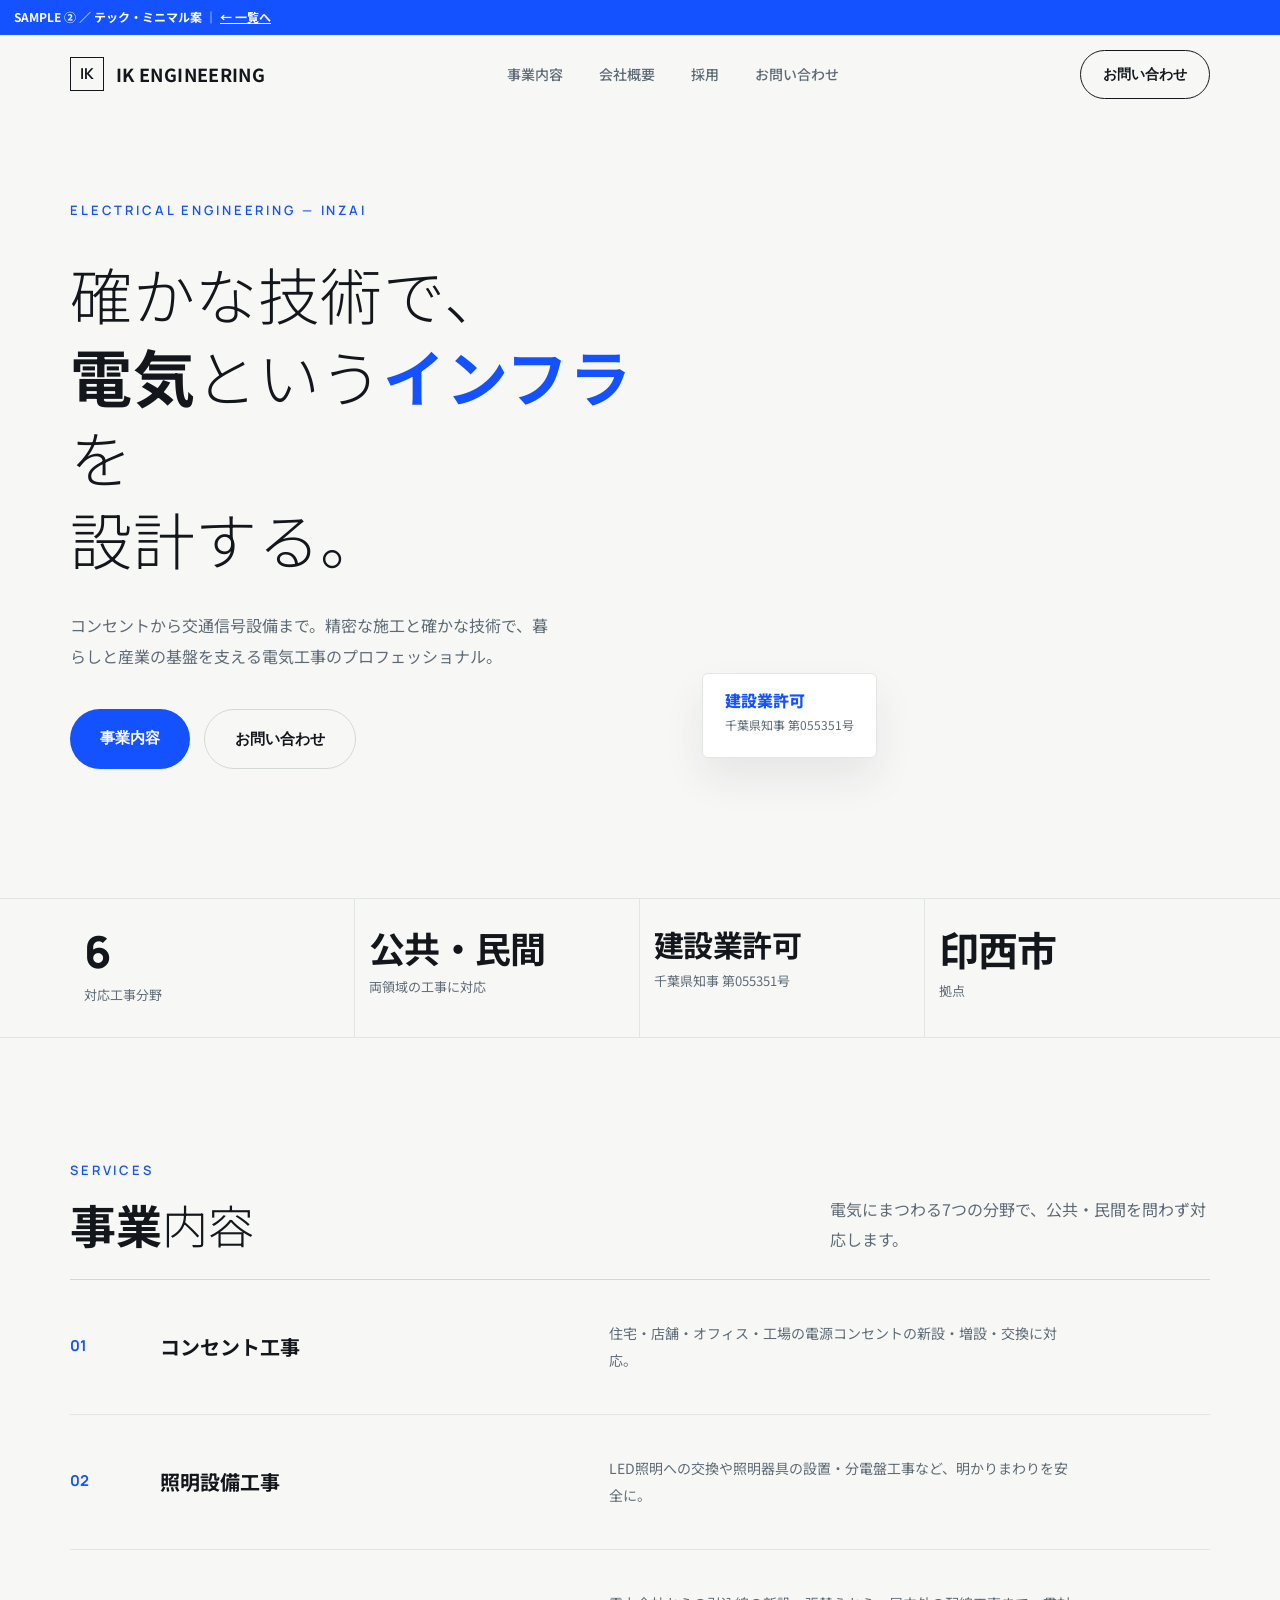
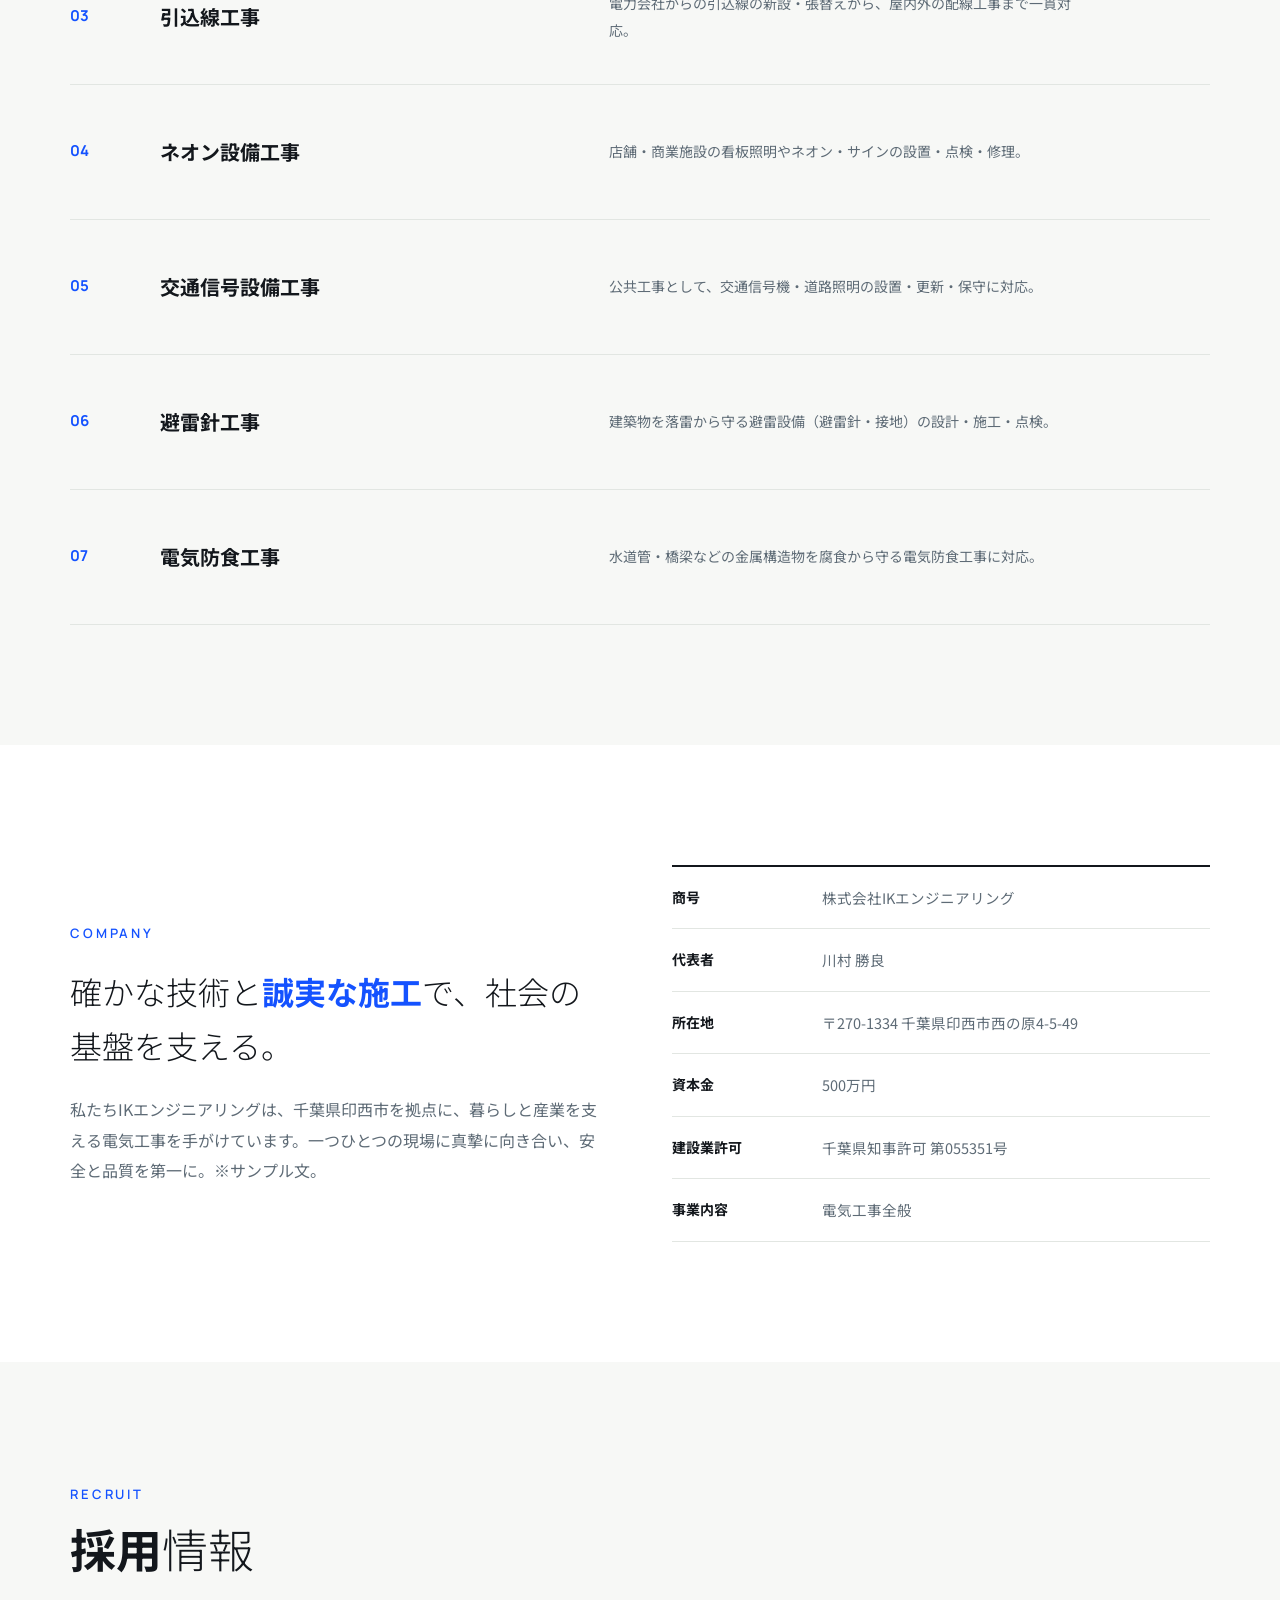
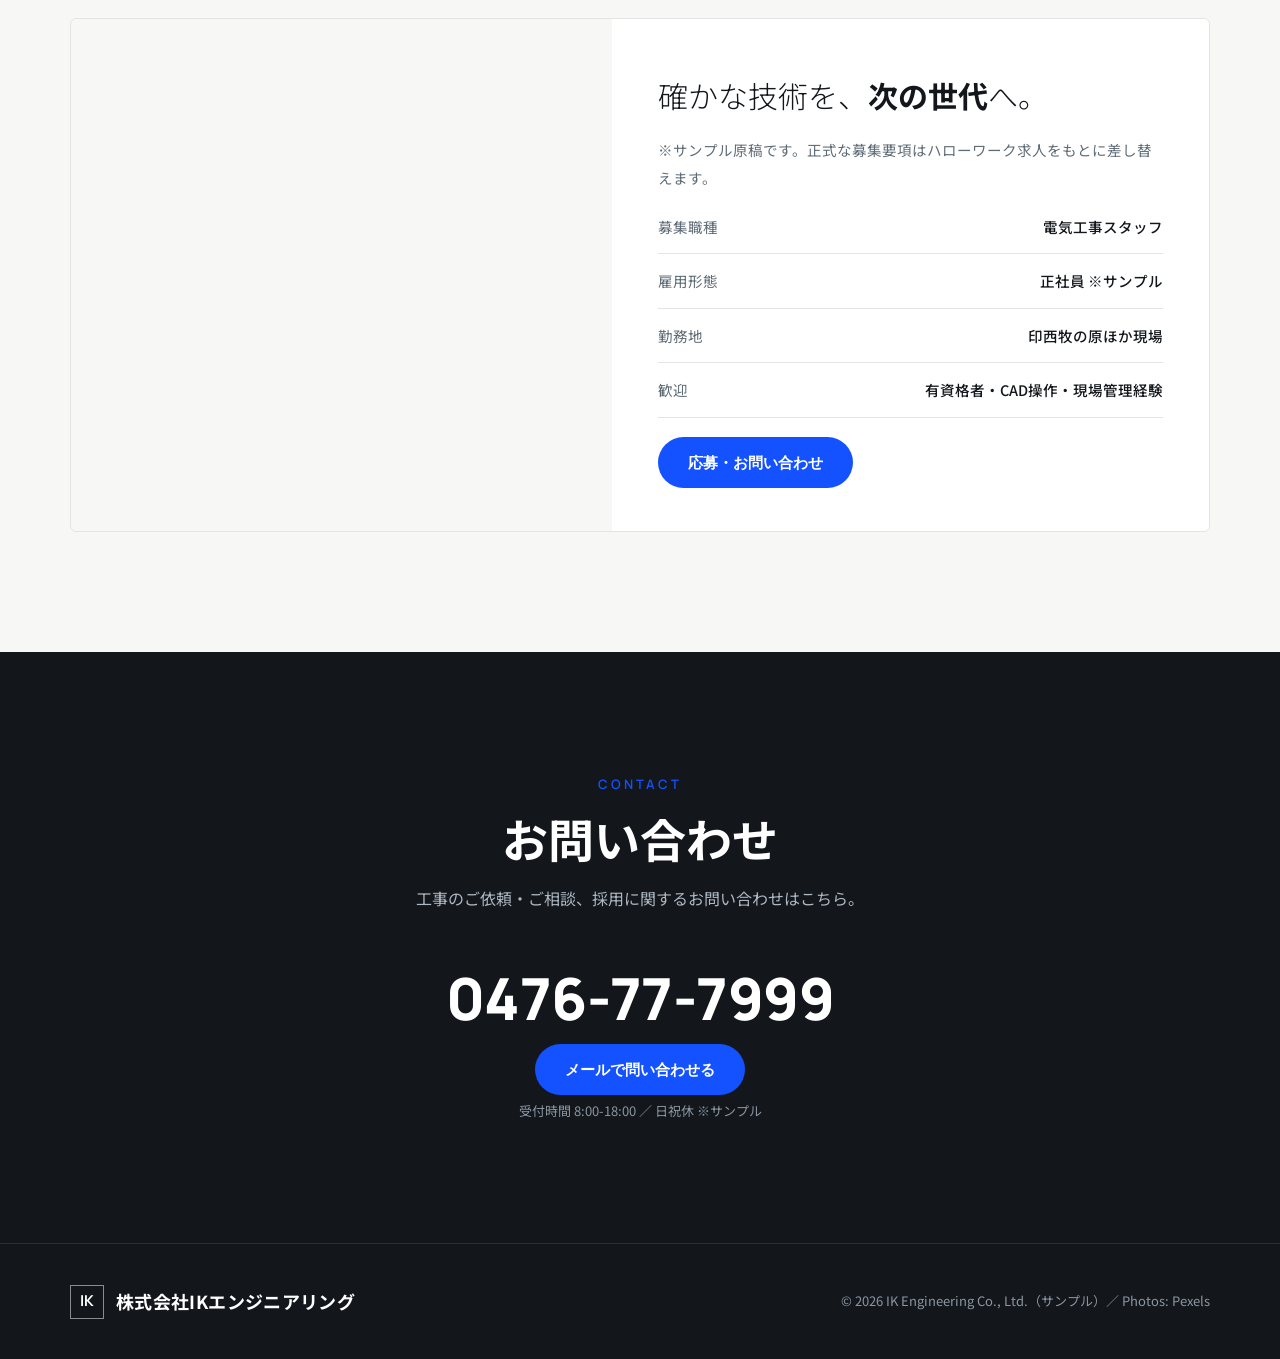
<file: 2/index.html>
<!DOCTYPE html>
<html lang="ja">
<head>
<meta charset="UTF-8">
<meta name="viewport" content="width=device-width, initial-scale=1.0">
<meta name="robots" content="noindex,nofollow">
<title>株式会社IKエンジニアリング｜案② テック・ミニマル（サンプル）</title>
<link rel="preconnect" href="https://fonts.googleapis.com">
<link rel="preconnect" href="https://fonts.gstatic.com" crossorigin>
<link href="https://fonts.googleapis.com/css2?family=Manrope:wght@300;400;500;600;700;800&family=Noto+Sans+JP:wght@300;400;500;700&display=swap" rel="stylesheet">
<style>
:root{
  --bg:#f7f8f6; --paper:#ffffff; --ink:#13171c; --sub:#5e6b76;
  --line:#e2e6e2; --line2:#d3d8d3;
  --accent:#1452ff; --accent-d:#0c3ad1;
  --maxw:1200px;
}
*{margin:0;padding:0;box-sizing:border-box}
html{scroll-behavior:smooth}
body{font-family:"Noto Sans JP",sans-serif;background:var(--bg);color:var(--ink);line-height:1.9;font-weight:400;-webkit-font-smoothing:antialiased;overflow-x:hidden}
.mono{font-family:"Manrope",sans-serif}
a{color:inherit;text-decoration:none}
img{display:block;max-width:100%}
.wrap{max-width:var(--maxw);margin:0 auto;padding:0 30px}
.flag{position:fixed;top:0;left:0;right:0;z-index:300;background:var(--accent);color:#fff;font-weight:700;font-size:12px;padding:6px 14px}

.reveal{opacity:0;transform:translateY(34px);transition:opacity 1s cubic-bezier(.22,.7,.2,1),transform 1s cubic-bezier(.22,.7,.2,1)}
.reveal.in{opacity:1;transform:none}

header{position:fixed;top:28px;left:0;right:0;z-index:200;padding:22px 0;transition:.3s}
header.scrolled{background:rgba(247,248,246,.85);backdrop-filter:blur(12px);padding:14px 0;border-bottom:1px solid var(--line)}
.nav{display:flex;align-items:center;justify-content:space-between}
.logo{display:flex;align-items:center;gap:12px;font-weight:700;font-size:18px;letter-spacing:.02em}
.logo .mk{width:34px;height:34px;border:1.5px solid var(--ink);display:grid;place-items:center;font-family:"Manrope";font-weight:700;font-size:15px}
.menu{display:flex;gap:36px;font-size:14px;color:var(--sub);font-weight:500}
.menu a:hover{color:var(--accent)}
.cta{font-family:"Manrope";font-weight:600;font-size:14px;border:1.5px solid var(--ink);padding:10px 22px;border-radius:30px;transition:.25s}
.cta:hover{background:var(--ink);color:#fff}
.burger{display:none;flex-direction:column;gap:5px;cursor:pointer}
.burger span{width:25px;height:1.6px;background:var(--ink);transition:.3s}

/* hero */
.hero{padding:180px 0 110px}
.hero-grid{display:grid;grid-template-columns:1.1fr .9fr;gap:60px;align-items:center}
.hero .tag{font-family:"Manrope";font-size:13px;letter-spacing:.22em;color:var(--accent);font-weight:600;margin-bottom:30px;opacity:0;animation:fu 1s .1s forwards}
.hero h1{font-weight:300;font-size:clamp(34px,5.4vw,62px);line-height:1.32;letter-spacing:.01em;margin-bottom:30px}
.hero h1 b{font-weight:700}
.hero h1 .ac{color:var(--accent)}
.hero h1>span{display:inline-block;opacity:0;transform:translateY(26px);animation:fuY 1s forwards}
.hero h1>span:nth-child(1){animation-delay:.25s}.hero h1>span:nth-child(2){animation-delay:.4s}.hero h1>span:nth-child(3){animation-delay:.55s}
.hero p{color:var(--sub);max-width:480px;margin-bottom:38px;opacity:0;animation:fu 1s .75s forwards}
.hero-actions{display:flex;gap:14px;flex-wrap:wrap;opacity:0;animation:fu 1s .9s forwards}
.btn{font-family:"Manrope";font-weight:600;padding:15px 30px;border-radius:30px;font-size:15px;transition:.25s}
.btn-fill{background:var(--accent);color:#fff}.btn-fill:hover{background:var(--accent-d)}
.btn-out{border:1.5px solid var(--line2);color:var(--ink)}.btn-out:hover{border-color:var(--ink)}
.hero-img{position:relative;opacity:0;animation:fu 1.2s .5s forwards}
.hero-img .frame{aspect-ratio:4/5;background:url("https://images.pexels.com/photos/7574218/pexels-photo-7574218.jpeg?auto=compress&cs=tinysrgb&w=900") center/cover;border-radius:4px}
.hero-img .badge{position:absolute;left:-22px;bottom:30px;background:var(--paper);border:1px solid var(--line);padding:18px 22px;border-radius:6px;box-shadow:0 20px 40px rgba(20,30,40,.08)}
.hero-img .badge .mono{font-size:30px;font-weight:800;color:var(--accent);line-height:1}
.hero-img .badge span{font-size:12px;color:var(--sub)}
@keyframes fu{to{opacity:1}}@keyframes fuY{to{opacity:1;transform:none}}

/* stats */
.stats{border-top:1px solid var(--line);border-bottom:1px solid var(--line)}
.stats .wrap{display:grid;grid-template-columns:repeat(4,1fr)}
.stats .s{padding:30px 14px;border-right:1px solid var(--line)}
.stats .s:last-child{border-right:none}
.stats .num{font-family:"Manrope";font-weight:800;font-size:clamp(30px,3.6vw,44px);line-height:1;letter-spacing:-.02em}
.stats .num small{font-size:.45em;color:var(--accent);font-weight:700}
.stats .lbl{color:var(--sub);font-size:13px;margin-top:10px}

section{padding:120px 0}
.eyebrow{font-family:"Manrope";font-size:13px;letter-spacing:.22em;color:var(--accent);font-weight:600}
.h2{font-weight:300;font-size:clamp(28px,4.4vw,46px);line-height:1.3;margin-top:12px}
.h2 b{font-weight:700}
.hr{height:1px;background:var(--line2);transform:scaleX(0);transform-origin:left;transition:transform 1.1s cubic-bezier(.22,.7,.2,1)}
.hr.in{transform:scaleX(1)}

/* services list */
.serv-head{display:flex;justify-content:space-between;align-items:flex-end;flex-wrap:wrap;gap:20px;margin-bottom:24px}
.srow{display:grid;grid-template-columns:64px 1fr 1.1fr 110px;gap:26px;align-items:center;padding:30px 0;border-bottom:1px solid var(--line)}
.srow .no{font-family:"Manrope";font-weight:700;color:var(--accent);font-size:15px}
.srow h3{font-weight:700;font-size:20px}
.srow p{color:var(--sub);font-size:14px}
.srow .thumb{width:110px;height:74px;border-radius:4px;background-size:cover;background-position:center;justify-self:end}

/* about */
.about{background:var(--paper)}
.about-grid{display:grid;grid-template-columns:1fr 1fr;gap:64px;align-items:center}
.about-lead{font-weight:300;font-size:clamp(22px,3vw,32px);line-height:1.7}
.about-lead b{font-weight:700;color:var(--accent)}
.about-lead+p{color:var(--sub);margin-top:22px}
.about-table{border-top:2px solid var(--ink)}
.about-table>div{display:grid;grid-template-columns:150px 1fr;border-bottom:1px solid var(--line)}
.about-table dt{padding:17px 0;font-weight:700;font-size:14px}
.about-table dd{padding:17px 0;color:var(--sub);font-size:14.5px}

/* recruit */
.rec-grid{display:grid;grid-template-columns:.95fr 1.05fr;gap:0;border:1px solid var(--line);border-radius:6px;overflow:hidden}
.rec-img{background:url("https://images.pexels.com/photos/315934/pexels-photo-315934.jpeg?auto=compress&cs=tinysrgb&w=900") center/cover;min-height:420px}
.rec-body{background:var(--paper);padding:54px 46px}
.rec-body h3{font-weight:300;font-size:clamp(22px,3.2vw,30px);line-height:1.5;margin-bottom:18px}
.rec-body h3 b{font-weight:700}
.rec-body .jl div{display:flex;justify-content:space-between;gap:16px;padding:13px 0;border-bottom:1px solid var(--line);font-size:14.5px}
.rec-body .jl dt{color:var(--sub)}
.rec-body .jl dd{font-weight:500;text-align:right}
.rec-cta{margin-top:28px}

/* contact */
.contact{background:var(--ink);color:#fff;text-align:center}
.contact .h2{color:#fff}
.contact .h2 b{color:#fff}
.contact p{color:#aeb8c2;margin-top:14px;margin-bottom:30px}
.contact .tel{font-family:"Manrope";font-weight:800;font-size:clamp(34px,6vw,58px);letter-spacing:-.01em}
.contact .btn-fill{margin-top:24px}
.contact .hours{font-size:13px;color:#8b96a1;margin-top:14px}

footer{background:var(--ink);color:#8b96a1;border-top:1px solid rgba(255,255,255,.1);padding:40px 0;font-size:13px}
.foot{display:flex;justify-content:space-between;align-items:center;flex-wrap:wrap;gap:12px}
.foot .logo{color:#fff}.foot .logo .mk{border-color:rgba(255,255,255,.5)}

@media(max-width:880px){
  .cta.head{display:none}
  .burger{display:flex;z-index:210}
  .menu{position:fixed;inset:0 0 0 auto;width:80%;max-width:330px;height:100vh;background:var(--paper);border-left:1px solid var(--line);flex-direction:column;justify-content:center;align-items:flex-start;gap:6px;padding:40px 36px;font-size:21px;transform:translateX(100%);transition:transform .42s cubic-bezier(.2,.8,.2,1);box-shadow:-24px 0 60px rgba(20,30,40,.12);z-index:200}
  .menu a{padding:12px 0;color:var(--ink);font-weight:500}
  header.nav-open .menu{transform:none}
  body.nav-lock{overflow:hidden}
  header.nav-open .burger span:nth-child(1){transform:translateY(6px) rotate(45deg)}
  header.nav-open .burger span:nth-child(2){opacity:0}
  header.nav-open .burger span:nth-child(3){transform:translateY(-6px) rotate(-45deg)}
  .hero{padding:112px 0 56px}
  .hero-grid{grid-template-columns:1fr;gap:34px}
  .hero-img{max-width:340px}
  .stats .wrap{grid-template-columns:1fr 1fr}
  .stats .s{padding:18px 12px}
  .stats .s:nth-child(2){border-right:none}
  .stats .num{font-size:clamp(30px,7vw,40px)}
  .srow{grid-template-columns:40px 1fr;gap:14px;padding:18px 0}
  .srow p,.srow .thumb{display:none}
  .about-grid,.rec-grid{grid-template-columns:1fr}
  .rec-img{min-height:220px}
  .rec-body{padding:30px 24px}
  .about-table>div{grid-template-columns:110px 1fr}
  section{padding:50px 0}
}
</style>
</head>
<body>
<div class="flag">SAMPLE ② ／ テック・ミニマル案 ｜ <a href="../" style="color:inherit;text-decoration:underline;font-weight:700">← 一覧へ</a></div>

<header id="hd">
  <div class="wrap nav">
    <a class="logo" href="#"><span class="mk">IK</span>IK ENGINEERING</a>
    <nav class="menu"><a href="#service">事業内容</a><a href="#about">会社概要</a><a href="#recruit">採用</a><a href="#contact">お問い合わせ</a></nav>
    <a class="cta head" href="#contact">お問い合わせ</a>
    <div class="burger"><span></span><span></span><span></span></div>
  </div>
</header>

<section class="hero">
  <div class="wrap hero-grid">
    <div>
      <div class="tag">ELECTRICAL ENGINEERING — INZAI</div>
      <h1><span>確かな技術で、</span><span><b>電気</b>という<b class="ac">インフラ</b>を</span><span>設計する。</span></h1>
      <p>コンセントから交通信号設備まで。精密な施工と確かな技術で、暮らしと産業の基盤を支える電気工事のプロフェッショナル。</p>
      <div class="hero-actions">
        <a class="btn btn-fill" href="#service">事業内容</a>
        <a class="btn btn-out" href="#contact">お問い合わせ</a>
      </div>
    </div>
    <div class="hero-img">
      <div class="frame"></div>
      <div class="badge"><div class="mono" style="font-family:'Noto Sans JP';font-weight:800;font-size:16px">建設業許可</div><span>千葉県知事 第055351号</span></div>
    </div>
  </div>
</section>

<div class="stats">
  <div class="wrap">
    <div class="s"><div class="num" data-count="7"></div><div class="lbl">対応工事分野</div></div>
    <div class="s"><div class="num" style="font-family:'Noto Sans JP';font-weight:700;font-size:clamp(24px,3vw,36px)">公共・民間</div><div class="lbl">両領域の工事に対応</div></div>
    <div class="s"><div class="num" style="font-family:'Noto Sans JP';font-weight:700;font-size:clamp(22px,2.6vw,30px)">建設業許可</div><div class="lbl">千葉県知事 第055351号</div></div>
    <div class="s"><div class="num" style="font-family:'Noto Sans JP';font-weight:700;font-size:clamp(28px,3.4vw,40px)">印西市</div><div class="lbl">拠点</div></div>
  </div>
</div>

<section class="serv" id="service">
  <div class="wrap">
    <div class="serv-head">
      <div class="reveal"><div class="eyebrow">SERVICES</div><div class="h2"><b>事業</b>内容</div></div>
      <p class="reveal" style="color:var(--sub);max-width:380px">電気にまつわる7つの分野で、公共・民間を問わず対応します。</p>
    </div>
    <div class="hr"></div>
    <div class="reveal"><div class="srow"><div class="no">01</div><h3>コンセント工事</h3><p>住宅・店舗・オフィス・工場の電源コンセントの新設・増設・交換に対応。</p><div class="thumb" style="background-image:url('https://images.pexels.com/photos/8101107/pexels-photo-8101107.jpeg?auto=compress&cs=tinysrgb&w=400')"></div></div></div>
    <div class="reveal"><div class="srow"><div class="no">02</div><h3>照明設備工事</h3><p>LED照明への交換や照明器具の設置・分電盤工事など、明かりまわりを安全に。</p><div class="thumb" style="background-image:url('https://images.pexels.com/photos/5337502/pexels-photo-5337502.jpeg?auto=compress&cs=tinysrgb&w=400')"></div></div></div>
    <div class="reveal"><div class="srow"><div class="no">03</div><h3>引込線工事</h3><p>電力会社からの引込線の新設・張替えから、屋内外の配線工事まで一貫対応。</p><div class="thumb" style="background-image:url('https://images.pexels.com/photos/28758920/pexels-photo-28758920.jpeg?auto=compress&cs=tinysrgb&w=400')"></div></div></div>
    <div class="reveal"><div class="srow"><div class="no">04</div><h3>ネオン設備工事</h3><p>店舗・商業施設の看板照明やネオン・サインの設置・点検・修理。</p><div class="thumb" style="background-image:url('https://images.pexels.com/photos/1790556/pexels-photo-1790556.jpeg?auto=compress&cs=tinysrgb&w=400')"></div></div></div>
    <div class="reveal"><div class="srow"><div class="no">05</div><h3>交通信号設備工事</h3><p>公共工事として、交通信号機・道路照明の設置・更新・保守に対応。</p><div class="thumb" style="background-image:url('https://images.pexels.com/photos/14866056/pexels-photo-14866056.jpeg?auto=compress&cs=tinysrgb&w=400')"></div></div></div>
    <div class="reveal"><div class="srow"><div class="no">06</div><h3>避雷針工事</h3><p>建築物を落雷から守る避雷設備（避雷針・接地）の設計・施工・点検。</p><div class="thumb" style="background-image:url('https://images.pexels.com/photos/30527658/pexels-photo-30527658.jpeg?auto=compress&cs=tinysrgb&w=400')"></div></div></div>
    <div class="reveal"><div class="srow"><div class="no">07</div><h3>電気防食工事</h3><p>水道管・橋梁などの金属構造物を腐食から守る電気防食工事に対応。</p><div class="thumb" style="background-image:url('https://images.pexels.com/photos/2462828/pexels-photo-2462828.jpeg?auto=compress&cs=tinysrgb&w=400')"></div></div></div>
  </div>
</section>

<section class="about" id="about">
  <div class="wrap about-grid">
    <div class="reveal">
      <div class="eyebrow">COMPANY</div>
      <p class="about-lead" style="margin-top:18px">確かな技術と<b>誠実な施工</b>で、社会の基盤を支える。</p>
      <p>私たちIKエンジニアリングは、千葉県印西市を拠点に、暮らしと産業を支える電気工事を手がけています。一つひとつの現場に真摯に向き合い、安全と品質を第一に。※サンプル文。</p>
    </div>
    <dl class="about-table reveal">
      <div><dt>商号</dt><dd>株式会社IKエンジニアリング</dd></div>
      <div><dt>代表者</dt><dd>川村 勝良</dd></div>
      <div><dt>所在地</dt><dd>〒270-1334 千葉県印西市西の原4-5-49</dd></div>
      <div><dt>資本金</dt><dd>500万円</dd></div>
      <div><dt>建設業許可</dt><dd>千葉県知事許可 第055351号</dd></div>
      <div><dt>事業内容</dt><dd>電気工事全般</dd></div>
    </dl>
  </div>
</section>

<section class="recruit" id="recruit">
  <div class="wrap">
    <div class="reveal" style="margin-bottom:40px"><div class="eyebrow">RECRUIT</div><div class="h2"><b>採用</b>情報</div></div>
    <div class="rec-grid reveal">
      <div class="rec-img"></div>
      <div class="rec-body">
        <h3>確かな技術を、<b>次の世代</b>へ。</h3>
        <p style="color:var(--sub);font-size:14.5px;margin-bottom:8px">※サンプル原稿です。正式な募集要項はハローワーク求人をもとに差し替えます。</p>
        <dl class="jl">
          <div><dt>募集職種</dt><dd>電気工事スタッフ</dd></div>
          <div><dt>雇用形態</dt><dd>正社員 ※サンプル</dd></div>
          <div><dt>勤務地</dt><dd>印西牧の原ほか現場</dd></div>
          <div><dt>歓迎</dt><dd>有資格者・CAD操作・現場管理経験</dd></div>
        </dl>
        <div class="rec-cta"><a class="btn btn-fill" href="#contact">応募・お問い合わせ</a></div>
      </div>
    </div>
  </div>
</section>

<section class="contact" id="contact">
  <div class="wrap">
    <div class="reveal"><div class="eyebrow">CONTACT</div><div class="h2"><b>お問い合わせ</b></div></div>
    <p class="reveal">工事のご依頼・ご相談、採用に関するお問い合わせはこちら。</p>
    <div class="tel reveal">0476-77-7999</div>
    <div class="reveal"><a class="btn btn-fill" href="mailto:katsuyoshi@ik-eng.jp">メールで問い合わせる</a></div>
    <div class="hours reveal">受付時間 8:00-18:00 ／ 日祝休 ※サンプル</div>
  </div>
</section>

<footer>
  <div class="wrap foot">
    <div class="logo"><span class="mk">IK</span>株式会社IKエンジニアリング</div>
    <div>© 2026 IK Engineering Co., Ltd.（サンプル）／ Photos: Pexels</div>
  </div>
</footer>

<script>
const hd=document.getElementById('hd');
addEventListener('scroll',()=>hd.classList.toggle('scrolled',scrollY>40));
const io=new IntersectionObserver((es)=>{es.forEach(e=>{if(e.isIntersecting){e.target.classList.add('in');io.unobserve(e.target);}})},{threshold:.16});
document.querySelectorAll('.reveal,.hr').forEach(el=>io.observe(el));
const burger=document.querySelector('.burger');
const closeNav=()=>{hd.classList.remove('nav-open');document.body.classList.remove('nav-lock');};
burger.addEventListener('click',()=>{hd.classList.toggle('nav-open');document.body.classList.toggle('nav-lock');});
document.querySelectorAll('.menu a').forEach(a=>a.addEventListener('click',closeNav));
// count up
const cio=new IntersectionObserver((es)=>{es.forEach(e=>{
  if(!e.isIntersecting)return;
  const el=e.target, to=+el.dataset.count, sfx=el.querySelector('small');
  const numNode=document.createTextNode('0');
  el.insertBefore(numNode, sfx||null);
  let t0=null;
  const step=(t)=>{
    if(!t0)t0=t;
    const p=Math.min((t-t0)/1100,1);
    numNode.textContent=Math.floor((1-Math.pow(1-p,3))*to);
    if(p<1)requestAnimationFrame(step); else numNode.textContent=to;
  };
  requestAnimationFrame(step);
  cio.unobserve(el);
})},{threshold:.5});
document.querySelectorAll('.num[data-count]').forEach(el=>cio.observe(el));
</script>
</body>
</html>
</file>
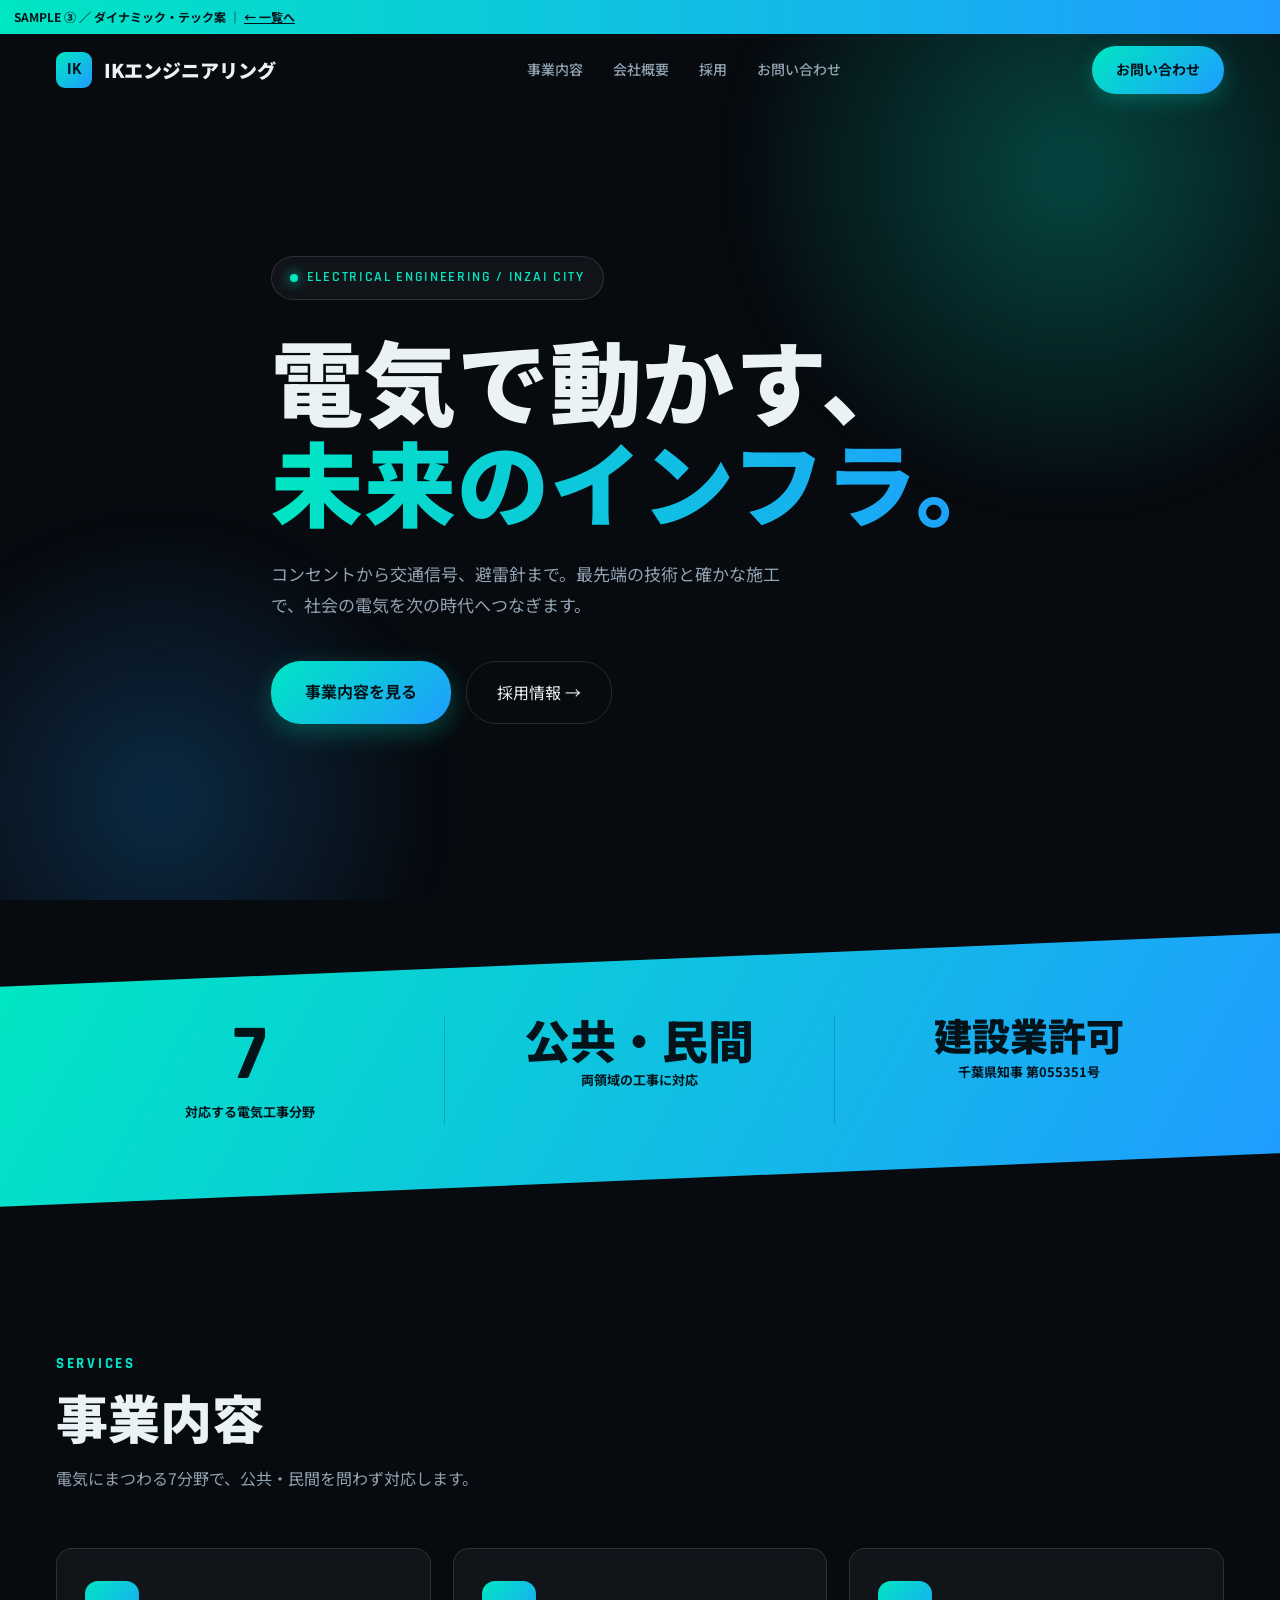
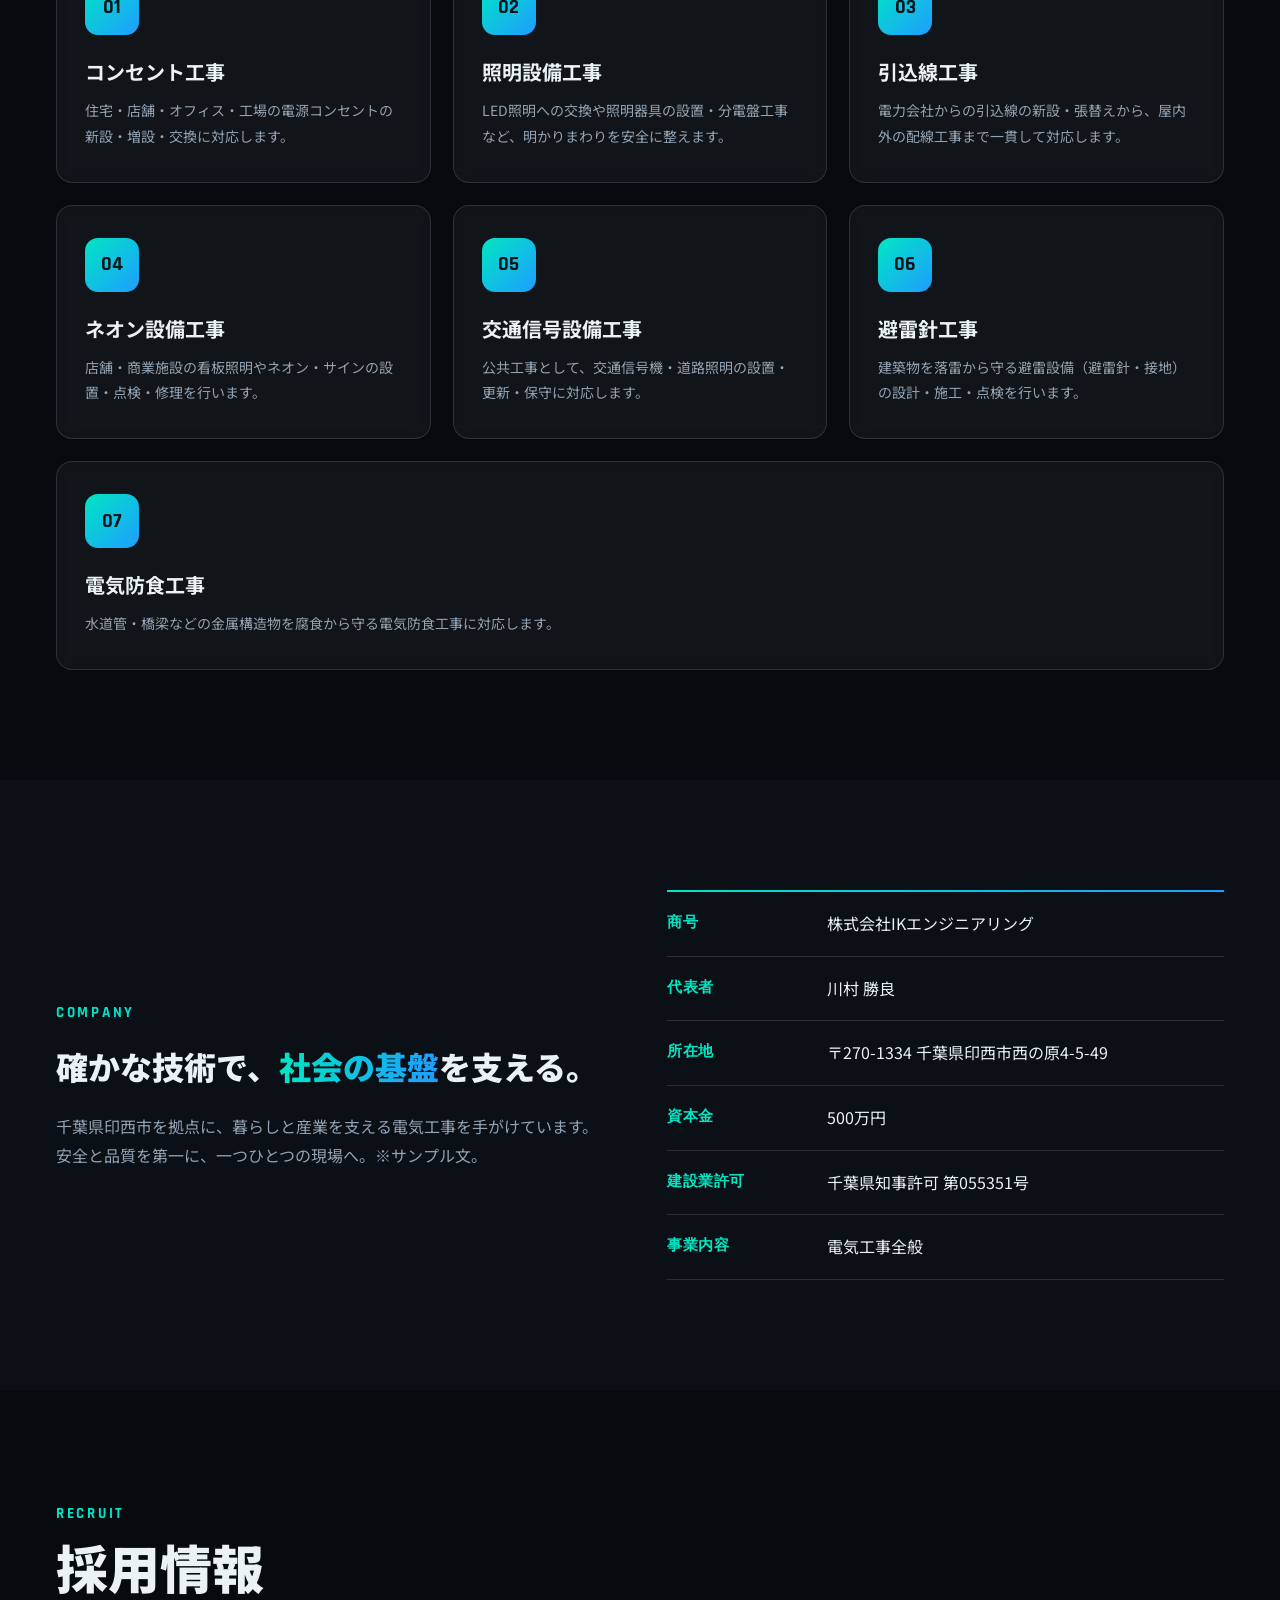
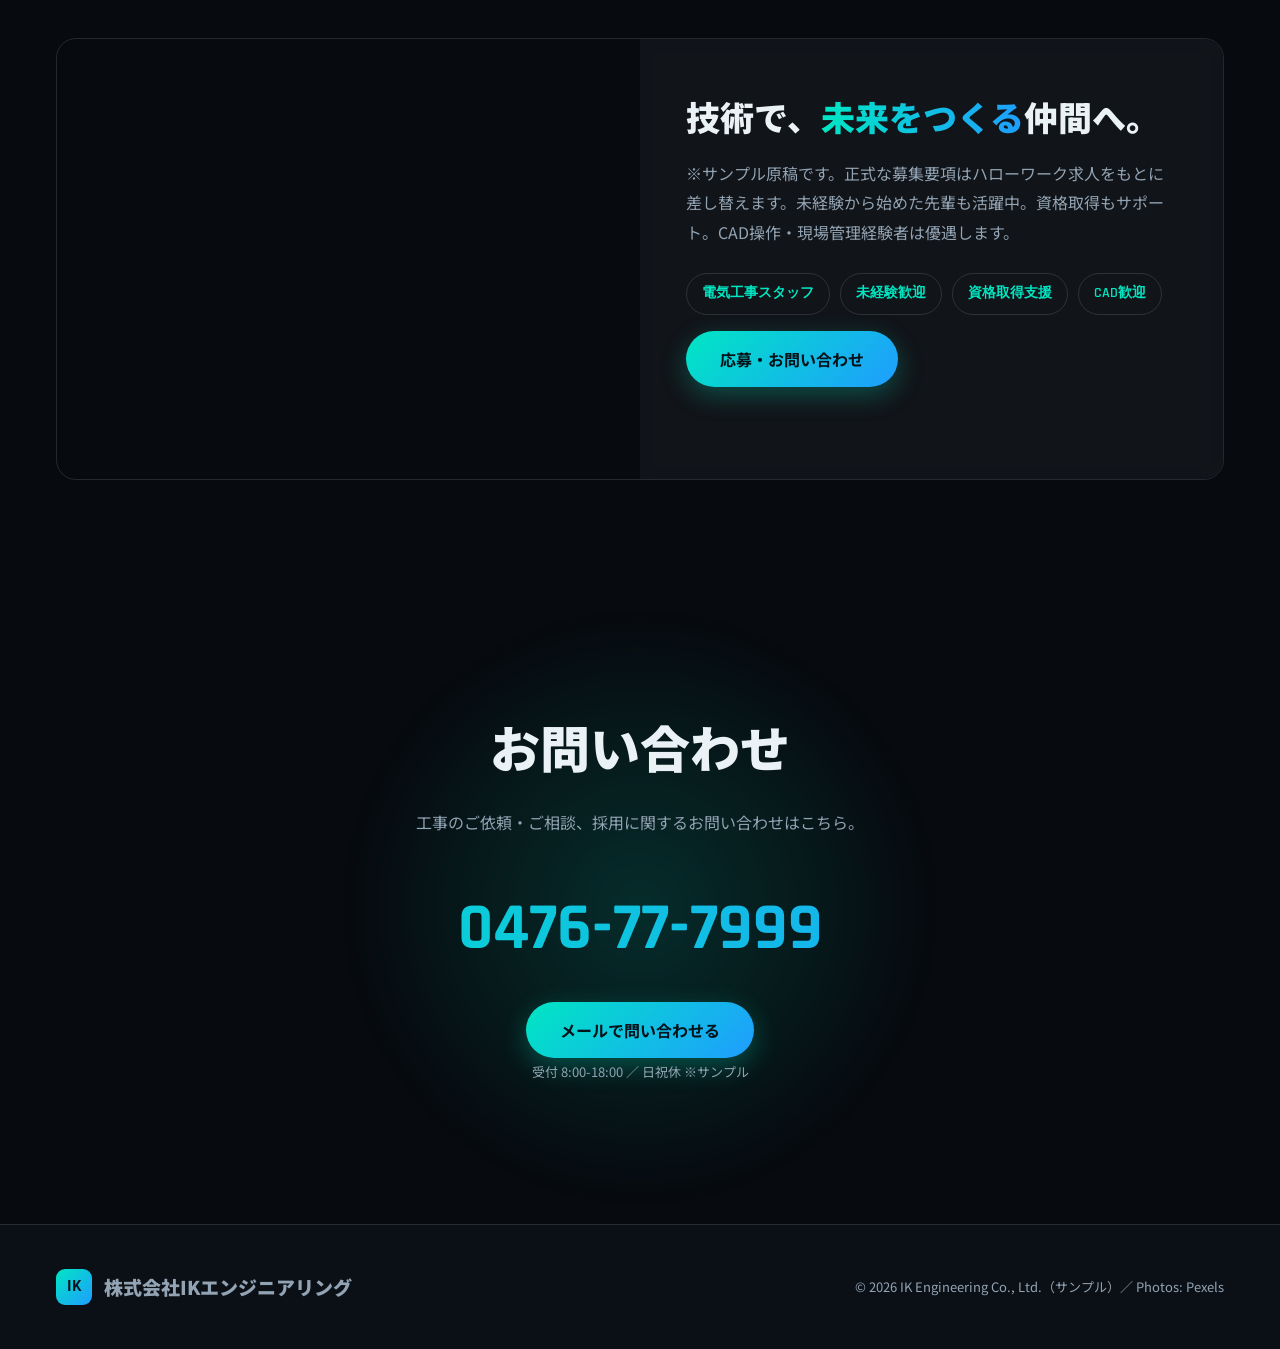
<file: 3/index.html>
<!DOCTYPE html>
<html lang="ja">
<head>
<meta charset="UTF-8">
<meta name="viewport" content="width=device-width, initial-scale=1.0">
<meta name="robots" content="noindex,nofollow">
<title>株式会社IKエンジニアリング｜案③ ダイナミック・テック（サンプル）</title>
<link rel="preconnect" href="https://fonts.googleapis.com">
<link rel="preconnect" href="https://fonts.gstatic.com" crossorigin>
<link href="https://fonts.googleapis.com/css2?family=Rajdhani:wght@500;600;700&family=Noto+Sans+JP:wght@400;500;700;900&display=swap" rel="stylesheet">
<style>
:root{
  --bg:#070a0f; --bg2:#0b0f16;
  --ink:#eaf2f6; --sub:#92a3b3;
  --cyan:#00e6c3; --blue:#1f9dff;
  --glass:rgba(255,255,255,.045); --glassb:rgba(255,255,255,.12);
  --maxw:1220px;
}
*{margin:0;padding:0;box-sizing:border-box}
html{scroll-behavior:smooth}
body{font-family:"Noto Sans JP",sans-serif;background:var(--bg);color:var(--ink);line-height:1.85;-webkit-font-smoothing:antialiased;overflow-x:hidden}
.raj{font-family:"Rajdhani",sans-serif;letter-spacing:.04em}
a{color:inherit;text-decoration:none}
img{display:block;max-width:100%}
.wrap{max-width:var(--maxw);margin:0 auto;padding:0 26px}
.flag{position:fixed;top:0;left:0;right:0;z-index:300;background:linear-gradient(90deg,var(--cyan),var(--blue));color:#04121a;font-weight:700;font-size:12px;padding:6px 14px}
.grad-txt{background:linear-gradient(90deg,var(--cyan),var(--blue));-webkit-background-clip:text;background-clip:text;color:transparent}

.reveal{opacity:0;transform:translateY(54px) scale(.97);transition:opacity .8s cubic-bezier(.16,.9,.3,1),transform .9s cubic-bezier(.16,1.05,.3,1)}
.reveal.in{opacity:1;transform:none}

header{position:fixed;top:28px;left:0;right:0;z-index:200;padding:18px 0;transition:.3s}
header.scrolled{background:rgba(7,10,15,.8);backdrop-filter:blur(12px);padding:12px 0;border-bottom:1px solid var(--glassb)}
.nav{display:flex;align-items:center;justify-content:space-between}
.logo{display:flex;align-items:center;gap:12px;font-weight:900;font-size:19px}
.logo .mk{width:36px;height:36px;border-radius:9px;background:linear-gradient(135deg,var(--cyan),var(--blue));color:#04121a;display:grid;place-items:center;font-family:"Rajdhani";font-weight:700;font-size:17px}
.menu{display:flex;gap:30px;font-size:14px;color:var(--sub);font-weight:500}
.menu a:hover{color:var(--cyan)}
.cta{background:linear-gradient(135deg,var(--cyan),var(--blue));color:#04121a;font-weight:700;padding:11px 24px;border-radius:30px;font-size:14px;transition:.25s;box-shadow:0 6px 20px rgba(0,230,195,.25)}
.cta:hover{transform:translateY(-2px)}
.burger{display:none;flex-direction:column;gap:5px;cursor:pointer}
.burger span{width:26px;height:2px;background:var(--ink);transition:.3s}

/* hero */
.hero{position:relative;min-height:100vh;display:flex;align-items:center;overflow:hidden}
.hero-ph{position:absolute;inset:0;background:url("https://images.pexels.com/photos/3829454/pexels-photo-3829454.jpeg?auto=compress&cs=tinysrgb&w=1600") center/cover;opacity:.28}
.hero::before{content:"";position:absolute;width:780px;height:780px;border-radius:50%;background:radial-gradient(circle,rgba(0,230,195,.28),transparent 62%);top:-220px;right:-180px;filter:blur(20px);animation:float 9s ease-in-out infinite}
.hero::after{content:"";position:absolute;width:640px;height:640px;border-radius:50%;background:radial-gradient(circle,rgba(31,157,255,.22),transparent 62%);bottom:-220px;left:-160px;filter:blur(20px);animation:float 11s ease-in-out infinite reverse}
@keyframes float{0%,100%{transform:translate(0,0)}50%{transform:translate(0,40px)}}
.hero-inner{position:relative;z-index:3;padding-top:80px}
.hero .pill{display:inline-flex;align-items:center;gap:9px;border:1px solid var(--glassb);background:var(--glass);backdrop-filter:blur(6px);border-radius:30px;padding:8px 18px;font-family:"Rajdhani";font-weight:600;letter-spacing:.12em;font-size:14px;color:var(--cyan);margin-bottom:28px;opacity:0;animation:fu .8s .2s forwards}
.hero .pill::before{content:"";width:8px;height:8px;border-radius:50%;background:var(--cyan);box-shadow:0 0 12px var(--cyan)}
.hero h1{font-weight:900;font-size:clamp(40px,8vw,92px);line-height:1.1;letter-spacing:.01em}
.hero h1>span{display:block;opacity:0;transform:translateY(30px);animation:fuY .9s forwards}
.hero h1>span:nth-child(1){animation-delay:.3s}.hero h1>span:nth-child(2){animation-delay:.45s}
.hero p{max-width:540px;color:var(--sub);font-size:17px;margin:28px 0 40px;opacity:0;animation:fu 1s .7s forwards}
.hero-actions{display:flex;gap:15px;flex-wrap:wrap;opacity:0;animation:fu 1s .85s forwards}
.btn-g{background:linear-gradient(135deg,var(--cyan),var(--blue));color:#04121a;font-weight:700;padding:16px 34px;border-radius:30px;transition:.25s;box-shadow:0 8px 26px rgba(0,230,195,.28)}
.btn-g:hover{transform:translateY(-3px)}
.btn-ghost{border:1px solid var(--glassb);padding:16px 30px;border-radius:30px;color:var(--ink);transition:.25s}
.btn-ghost:hover{border-color:var(--cyan);color:var(--cyan)}
@keyframes fu{to{opacity:1}}@keyframes fuY{to{opacity:1;transform:none}}

/* diagonal stats */
.stats{position:relative;background:linear-gradient(120deg,var(--cyan),var(--blue));color:#04121a;transform:skewY(-2.4deg);margin:60px 0;padding:0}
.stats .inner{transform:skewY(2.4deg)}
.stats .wrap{display:grid;grid-template-columns:repeat(3,1fr);padding:56px 26px}
.stats .s{text-align:center;border-right:1px solid rgba(4,18,26,.18)}
.stats .s:last-child{border-right:none}
.stats .num{font-family:"Rajdhani";font-weight:700;font-size:clamp(46px,8vw,78px);line-height:1}
.stats .lbl{font-weight:700;font-size:13px;margin-top:6px}

section{padding:110px 0;position:relative}
.eyebrow{font-family:"Rajdhani";font-weight:700;letter-spacing:.18em;font-size:15px}
.h2{font-weight:900;font-size:clamp(30px,5vw,52px);line-height:1.2;margin-top:8px}
.lead{color:var(--sub);max-width:560px;margin-top:16px}

/* glass service cards */
.serv-grid{display:grid;grid-template-columns:repeat(3,1fr);gap:22px;margin-top:54px}
.gcard{position:relative;background:var(--glass);border:1px solid var(--glassb);border-radius:16px;padding:32px 28px;backdrop-filter:blur(8px);overflow:hidden;transition:transform .4s cubic-bezier(.2,.8,.2,1),box-shadow .4s,border-color .4s}
.gcard::before{content:"";position:absolute;top:0;left:0;right:0;height:2px;background:linear-gradient(90deg,var(--cyan),var(--blue));transform:scaleX(0);transform-origin:left;transition:transform .45s}
.gcard:hover{transform:translateY(-10px);border-color:rgba(0,230,195,.45);box-shadow:0 22px 50px rgba(0,230,195,.12)}
.gcard:hover::before{transform:scaleX(1)}
.gcard .ic{width:54px;height:54px;border-radius:13px;display:grid;place-items:center;font-family:"Rajdhani";font-weight:700;font-size:20px;color:#04121a;background:linear-gradient(135deg,var(--cyan),var(--blue));margin-bottom:18px}
.gcard h3{font-weight:700;font-size:20px;margin-bottom:8px}
.gcard p{color:var(--sub);font-size:14px}

/* about */
.about{background:var(--bg2)}
.about-grid{display:grid;grid-template-columns:1fr 1fr;gap:54px;align-items:center}
.about-lead{font-weight:900;font-size:clamp(22px,3.2vw,32px);line-height:1.6}
.about-lead+p{color:var(--sub);margin-top:20px}
.about-table{border-top:2px solid;border-image:linear-gradient(90deg,var(--cyan),var(--blue)) 1}
.about-table>div{display:grid;grid-template-columns:160px 1fr;border-bottom:1px solid var(--glassb)}
.about-table dt{padding:17px 0;font-family:"Rajdhani";font-weight:700;color:var(--cyan);font-size:15px;letter-spacing:.04em}
.about-table dd{padding:17px 0}

/* recruit */
.recruit{position:relative;overflow:hidden}
.rec-card{position:relative;border:1px solid var(--glassb);border-radius:20px;overflow:hidden;display:grid;grid-template-columns:1fr 1fr}
.rec-ph{background:url("https://images.pexels.com/photos/8954114/pexels-photo-8954114.jpeg?auto=compress&cs=tinysrgb&w=1000") center/cover;min-height:440px}
.rec-body{background:var(--glass);backdrop-filter:blur(8px);padding:54px 46px}
.rec-body h3{font-weight:900;font-size:clamp(24px,3.6vw,34px);line-height:1.4;margin-bottom:18px}
.rec-body p{color:var(--sub);margin-bottom:26px}
.tags{display:flex;gap:10px;flex-wrap:wrap;margin-bottom:30px}
.tag{border:1px solid var(--glassb);color:var(--cyan);font-family:"Rajdhani";font-weight:600;font-size:14px;padding:7px 15px;border-radius:30px}

/* contact */
.contact{text-align:center;position:relative;overflow:hidden}
.contact::before{content:"";position:absolute;width:700px;height:700px;border-radius:50%;background:radial-gradient(circle,rgba(0,230,195,.16),transparent 60%);top:50%;left:50%;transform:translate(-50%,-50%);filter:blur(10px)}
.contact .wrap{position:relative;z-index:2}
.contact h2{font-weight:900;font-size:clamp(28px,5vw,50px);margin-bottom:16px}
.contact p{color:var(--sub);margin-bottom:30px}
.contact .tel{font-family:"Rajdhani";font-weight:700;font-size:clamp(38px,7vw,66px)}
.contact .tel a{transition:.25s}

footer{background:var(--bg2);border-top:1px solid var(--glassb);padding:44px 0;color:var(--sub);font-size:13px}
.foot{display:flex;justify-content:space-between;align-items:center;flex-wrap:wrap;gap:12px}

@media(max-width:880px){
  .cta.head{display:none}
  .burger{display:flex;z-index:210}
  .menu{position:fixed;inset:0 0 0 auto;width:80%;max-width:330px;height:100vh;background:var(--bg2);border-left:1px solid var(--glassb);flex-direction:column;justify-content:center;align-items:flex-start;gap:6px;padding:40px 36px;font-size:21px;transform:translateX(100%);transition:transform .42s cubic-bezier(.2,.8,.2,1);box-shadow:-24px 0 60px rgba(0,0,0,.6);z-index:200}
  .menu a{padding:12px 0;color:var(--ink)}
  header.nav-open .menu{transform:none}
  body.nav-lock{overflow:hidden}
  header.nav-open .burger span:nth-child(1){transform:translateY(7px) rotate(45deg)}
  header.nav-open .burger span:nth-child(2){opacity:0}
  header.nav-open .burger span:nth-child(3){transform:translateY(-7px) rotate(-45deg)}
  .hero{min-height:84vh}
  .stats{margin:34px 0}
  .stats .wrap{grid-template-columns:1fr;gap:14px;padding:32px 22px}
  .stats .s{border-right:none}
  .stats .num{font-size:clamp(34px,9vw,46px)}
  .serv-grid{grid-template-columns:1fr;gap:14px}
  .gcard{padding:24px 22px}
  .about-grid{grid-template-columns:1fr;gap:26px}
  .rec-card{grid-template-columns:1fr}
  .rec-ph{min-height:220px}
  .rec-body{padding:30px 24px}
  .about-table>div{grid-template-columns:120px 1fr}
  section{padding:50px 0}
}
</style>
</head>
<body>
<div class="flag">SAMPLE ③ ／ ダイナミック・テック案 ｜ <a href="../" style="color:inherit;text-decoration:underline;font-weight:700">← 一覧へ</a></div>

<header id="hd">
  <div class="wrap nav">
    <a class="logo" href="#"><span class="mk">IK</span>IKエンジニアリング</a>
    <nav class="menu"><a href="#service">事業内容</a><a href="#about">会社概要</a><a href="#recruit">採用</a><a href="#contact">お問い合わせ</a></nav>
    <a class="cta head" href="#contact">お問い合わせ</a>
    <div class="burger"><span></span><span></span><span></span></div>
  </div>
</header>

<section class="hero">
  <div class="hero-ph"></div>
  <div class="wrap hero-inner">
    <span class="pill raj">ELECTRICAL ENGINEERING / INZAI CITY</span>
    <h1><span>電気で動かす、</span><span class="grad-txt">未来のインフラ。</span></h1>
    <p>コンセントから交通信号、避雷針まで。最先端の技術と確かな施工で、社会の電気を次の時代へつなぎます。</p>
    <div class="hero-actions">
      <a class="btn-g" href="#service">事業内容を見る</a>
      <a class="btn-ghost" href="#recruit">採用情報 →</a>
    </div>
  </div>
</section>

<div class="stats"><div class="inner"><div class="wrap">
  <div class="s"><div class="num">7</div><div class="lbl">対応する電気工事分野</div></div>
  <div class="s"><div class="num" style="font-family:'Noto Sans JP';font-weight:900;font-size:clamp(30px,5vw,46px)">公共・民間</div><div class="lbl">両領域の工事に対応</div></div>
  <div class="s"><div class="num" style="font-family:'Noto Sans JP';font-weight:900;font-size:clamp(26px,4vw,38px)">建設業許可</div><div class="lbl">千葉県知事 第055351号</div></div>
</div></div></div>

<section class="serv" id="service">
  <div class="wrap">
    <div class="reveal"><div class="eyebrow grad-txt">SERVICES</div><div class="h2">事業内容</div><p class="lead">電気にまつわる7分野で、公共・民間を問わず対応します。</p></div>
    <div class="serv-grid">
      <div class="gcard reveal"><div class="ic">01</div><h3>コンセント工事</h3><p>住宅・店舗・オフィス・工場の電源コンセントの新設・増設・交換に対応します。</p></div>
      <div class="gcard reveal"><div class="ic">02</div><h3>照明設備工事</h3><p>LED照明への交換や照明器具の設置・分電盤工事など、明かりまわりを安全に整えます。</p></div>
      <div class="gcard reveal"><div class="ic">03</div><h3>引込線工事</h3><p>電力会社からの引込線の新設・張替えから、屋内外の配線工事まで一貫して対応します。</p></div>
      <div class="gcard reveal"><div class="ic">04</div><h3>ネオン設備工事</h3><p>店舗・商業施設の看板照明やネオン・サインの設置・点検・修理を行います。</p></div>
      <div class="gcard reveal"><div class="ic">05</div><h3>交通信号設備工事</h3><p>公共工事として、交通信号機・道路照明の設置・更新・保守に対応します。</p></div>
      <div class="gcard reveal"><div class="ic">06</div><h3>避雷針工事</h3><p>建築物を落雷から守る避雷設備（避雷針・接地）の設計・施工・点検を行います。</p></div>
      <div class="gcard reveal" style="grid-column:1/-1"><div class="ic">07</div><h3>電気防食工事</h3><p>水道管・橋梁などの金属構造物を腐食から守る電気防食工事に対応します。</p></div>
    </div>
  </div>
</section>

<section class="about" id="about">
  <div class="wrap about-grid">
    <div class="reveal">
      <div class="eyebrow grad-txt">COMPANY</div>
      <p class="about-lead" style="margin-top:14px">確かな技術で、<span class="grad-txt">社会の基盤</span>を支える。</p>
      <p>千葉県印西市を拠点に、暮らしと産業を支える電気工事を手がけています。安全と品質を第一に、一つひとつの現場へ。※サンプル文。</p>
    </div>
    <dl class="about-table reveal">
      <div><dt>商号</dt><dd>株式会社IKエンジニアリング</dd></div>
      <div><dt>代表者</dt><dd>川村 勝良</dd></div>
      <div><dt>所在地</dt><dd>〒270-1334 千葉県印西市西の原4-5-49</dd></div>
      <div><dt>資本金</dt><dd>500万円</dd></div>
      <div><dt>建設業許可</dt><dd>千葉県知事許可 第055351号</dd></div>
      <div><dt>事業内容</dt><dd>電気工事全般</dd></div>
    </dl>
  </div>
</section>

<section class="recruit" id="recruit">
  <div class="wrap">
    <div class="reveal" style="margin-bottom:40px"><div class="eyebrow grad-txt">RECRUIT</div><div class="h2">採用情報</div></div>
    <div class="rec-card reveal">
      <div class="rec-ph"></div>
      <div class="rec-body">
        <h3>技術で、<span class="grad-txt">未来をつくる</span>仲間へ。</h3>
        <p>※サンプル原稿です。正式な募集要項はハローワーク求人をもとに差し替えます。未経験から始めた先輩も活躍中。資格取得もサポート。CAD操作・現場管理経験者は優遇します。</p>
        <div class="tags"><span class="tag">電気工事スタッフ</span><span class="tag">未経験歓迎</span><span class="tag">資格取得支援</span><span class="tag">CAD歓迎</span></div>
        <a class="btn-g" href="#contact">応募・お問い合わせ</a>
      </div>
    </div>
  </div>
</section>

<section class="contact" id="contact">
  <div class="wrap">
    <h2 class="reveal">お問い合わせ</h2>
    <p class="reveal">工事のご依頼・ご相談、採用に関するお問い合わせはこちら。</p>
    <div class="tel reveal grad-txt">0476-77-7999</div>
    <div class="reveal" style="margin-top:26px"><a class="btn-g" href="mailto:katsuyoshi@ik-eng.jp">メールで問い合わせる</a></div>
    <p class="reveal" style="margin-top:14px;font-size:13px">受付 8:00-18:00 ／ 日祝休 ※サンプル</p>
  </div>
</section>

<footer>
  <div class="wrap foot">
    <div class="logo"><span class="mk">IK</span>株式会社IKエンジニアリング</div>
    <div>© 2026 IK Engineering Co., Ltd.（サンプル）／ Photos: Pexels</div>
  </div>
</footer>

<script>
const hd=document.getElementById('hd');
addEventListener('scroll',()=>hd.classList.toggle('scrolled',scrollY>40));
const io=new IntersectionObserver((es)=>{es.forEach(e=>{if(e.isIntersecting){const sib=[...e.target.parentElement.querySelectorAll(':scope > .reveal')];const i=Math.max(0,sib.indexOf(e.target));e.target.style.transitionDelay=(i*0.08)+'s';e.target.classList.add('in');io.unobserve(e.target);}})},{threshold:.15});
document.querySelectorAll('.reveal').forEach(el=>io.observe(el));
const burger=document.querySelector('.burger');
const closeNav=()=>{hd.classList.remove('nav-open');document.body.classList.remove('nav-lock');};
burger.addEventListener('click',()=>{hd.classList.toggle('nav-open');document.body.classList.toggle('nav-lock');});
document.querySelectorAll('.menu a').forEach(a=>a.addEventListener('click',closeNav));
</script>
</body>
</html>
</file>
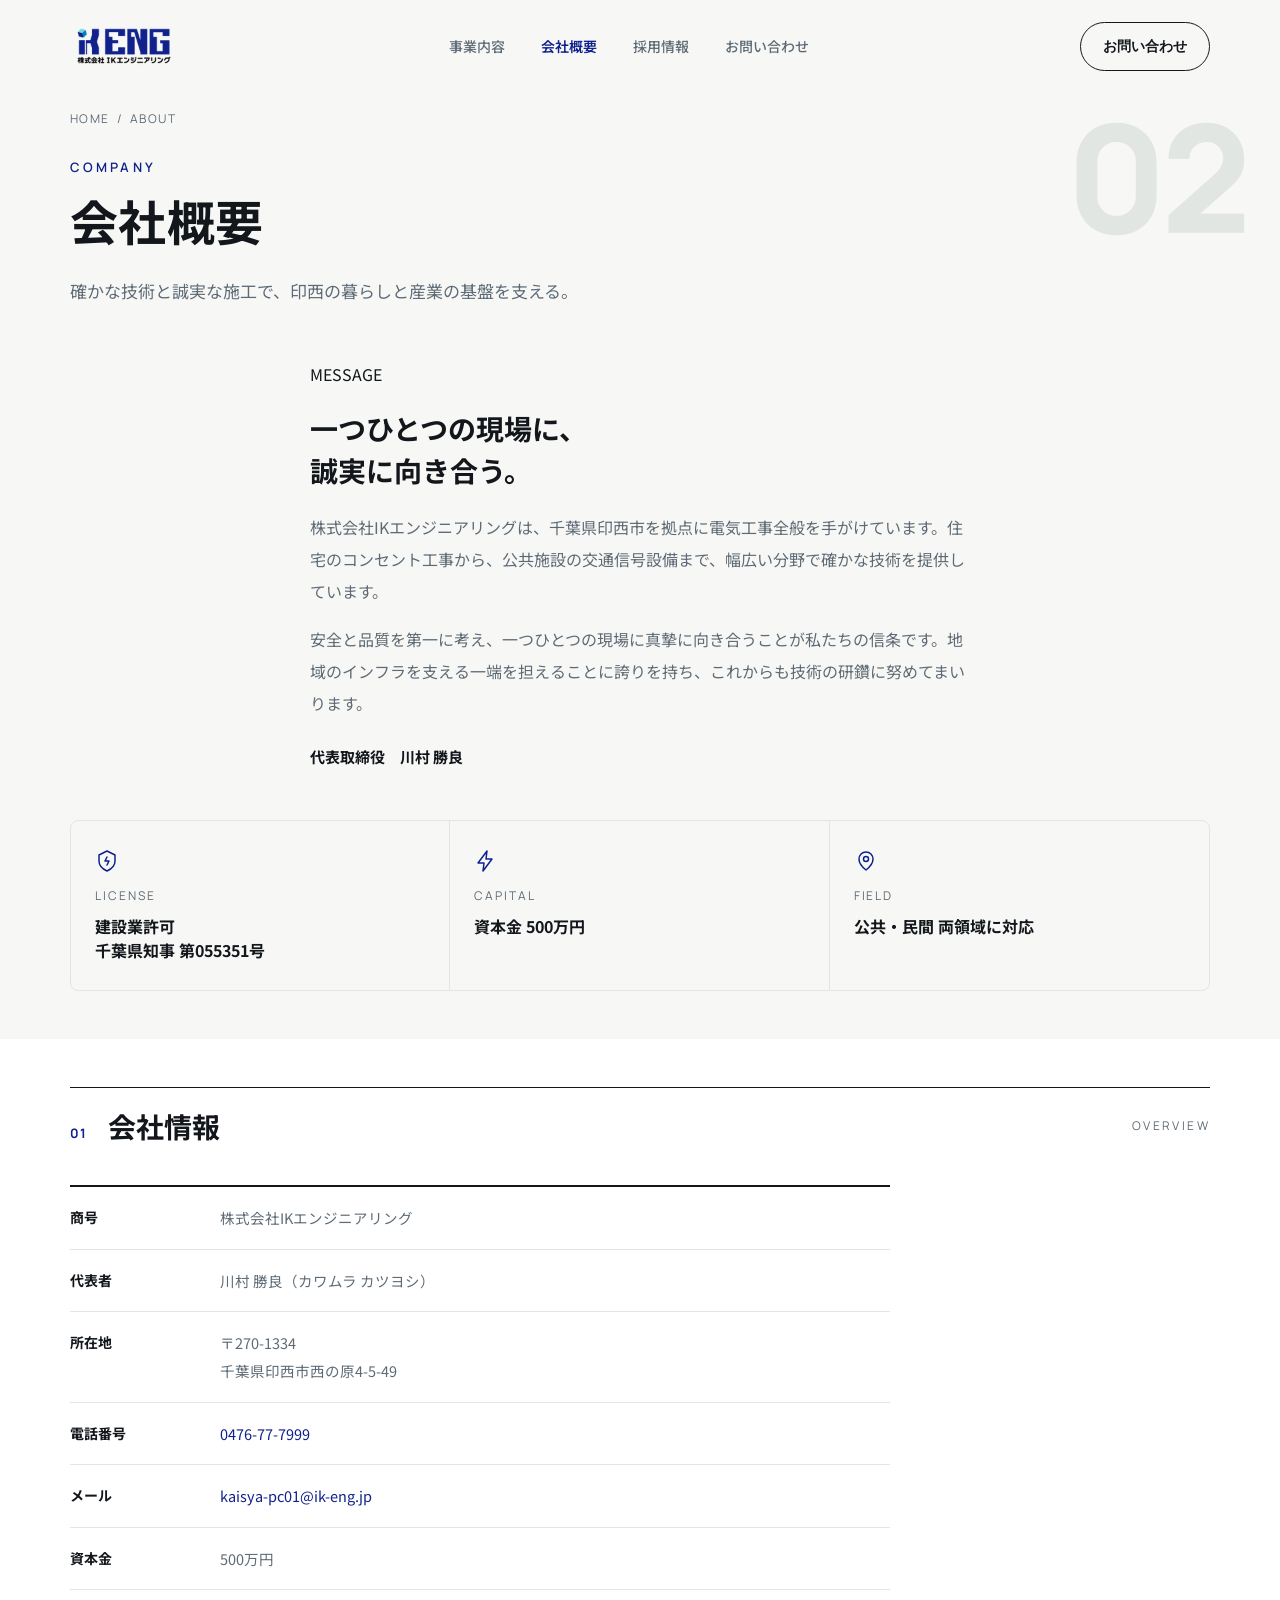
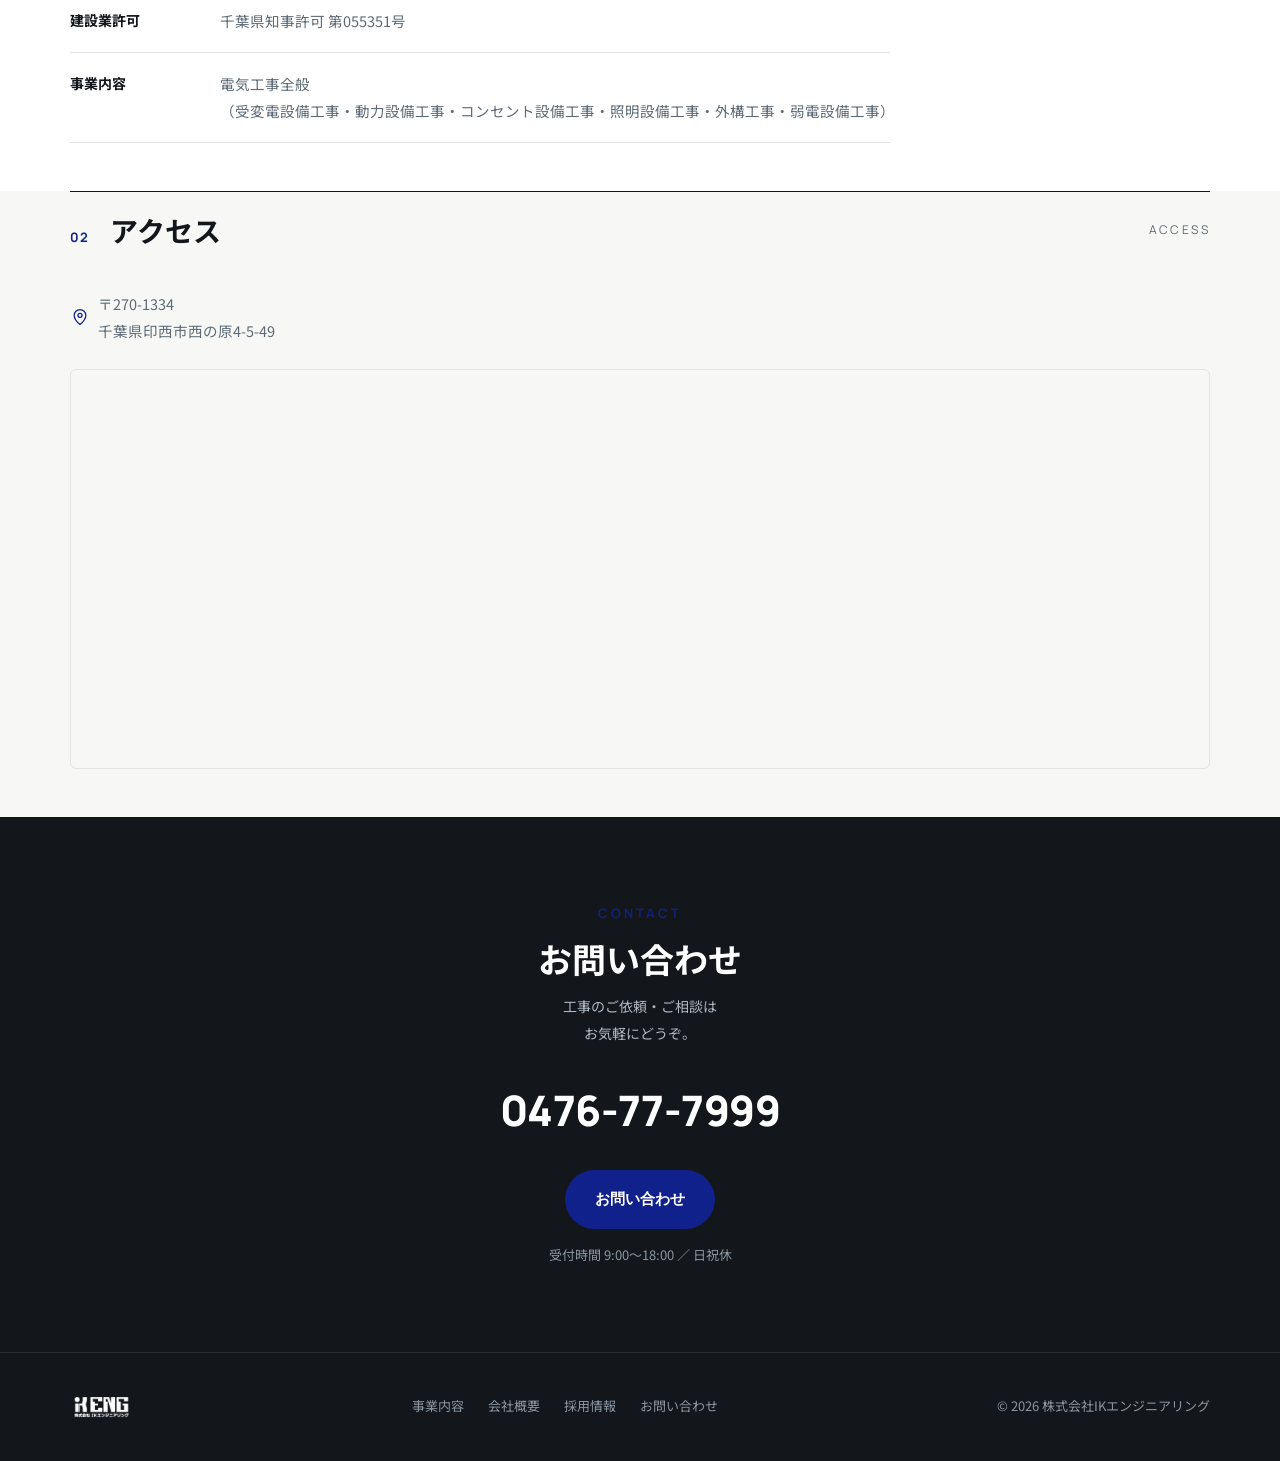
<file: 2-1/about/index.html>
<!DOCTYPE html>
<html lang="ja">
<head>
<meta charset="UTF-8">
<meta name="viewport" content="width=device-width, initial-scale=1.0">
<meta name="robots" content="noindex,nofollow">
<title>会社概要｜株式会社IKエンジニアリング</title>
<meta name="description" content="株式会社IKエンジニアリングの会社概要。千葉県印西市を拠点に、建設業許可を取得し電気工事全般を手がけています。代表：川村勝良。">
<link rel="canonical" href="https://ik-eng.jp/about/">
<meta property="og:title" content="会社概要｜株式会社IKエンジニアリング">
<meta property="og:description" content="千葉県印西市を拠点に、建設業許可を取得し電気工事全般を手がけています。">
<meta property="og:type" content="website">
<meta property="og:url" content="https://ik-eng.jp/about/">
<link rel="icon" type="image/x-icon" href="../favicon.ico">
<link rel="icon" type="image/png" sizes="32x32" href="../images/favicon-32x32.png">
<link rel="icon" type="image/png" sizes="16x16" href="../images/favicon-16x16.png">
<link rel="apple-touch-icon" sizes="180x180" href="../images/apple-touch-icon.png">
<link rel="preconnect" href="https://fonts.googleapis.com">
<link rel="preconnect" href="https://fonts.gstatic.com" crossorigin>
<link href="https://fonts.googleapis.com/css2?family=Manrope:wght@300;400;500;600;700;800&family=Noto+Sans+JP:wght@300;400;500;700&display=swap" rel="stylesheet">
<link rel="stylesheet" href="../css/style.css">
</head>
<body>

<header id="hd">
  <div class="wrap nav">
    <a class="logo" href="../">
      <img src="../images/logo-header.png" alt="IKエンジニアリング" style="height:48px;width:auto">
    </a>
    <nav class="menu">
      <a href="../services/">事業内容</a>
      <a href="../about/" class="current">会社概要</a>
      <a href="../recruit/">採用情報</a>
      <a href="../contact/">お問い合わせ</a>
    </nav>
    <a class="cta-nav head" href="../contact/">お問い合わせ</a>
    <div class="burger"><span></span><span></span><span></span></div>
  </div>
</header>

<!-- page hero -->
<div class="page-hero">
  <div class="wrap">
    <div class="idx mono">02</div>
    <div class="crumb mono"><a href="../">HOME</a> &nbsp;/&nbsp; ABOUT</div>
    <div class="ph-eyebrow">COMPANY</div>
    <h1><b>会社概要</b></h1>
    <p class="lead">確かな技術と誠実な施工で、<br class="sp">印西の暮らしと産業の基盤を支える。</p>
    <div class="ph-rule"></div>
  </div>
</div>

<!-- 代表メッセージ -->
<section class="greeting sec-tight">
  <div class="wrap" style="max-width:720px">
    <div class="greeting-text reveal">
      <div class="ph-eyebrow" style="margin-bottom:18px">MESSAGE</div>
      <h3>一つひとつの現場に、<br>誠実に向き合う。</h3>
      <p>株式会社IKエンジニアリングは、千葉県印西市を拠点に電気工事全般を手がけています。住宅のコンセント工事から、公共施設の交通信号設備まで、幅広い分野で確かな技術を提供しています。</p>
      <p style="margin-top:16px">安全と品質を第一に考え、一つひとつの現場に真摯に向き合うことが私たちの信条です。地域のインフラを支える一端を担えることに誇りを持ち、これからも技術の研鑽に努めてまいります。</p>
      <div class="name">代表取締役　川村 勝良</div>
    </div>
    <div class="greeting-img reveal" style="display:none">
    </div>
  </div>
</section>

<!-- 信頼帯 -->
<section class="sec-tight" style="padding-top:0">
  <div class="wrap">
    <div class="trust-band reveal">
      <div class="tb">
        <svg class="ic" viewBox="0 0 24 24" fill="none" stroke="currentColor" stroke-width="1.5" stroke-linecap="round" stroke-linejoin="round"><path d="M12 2 4 6v6c0 5 3.5 8 8 10 4.5-2 8-5 8-10V6l-8-4Z"/><path d="m12 8-2 4h4l-2 4"/></svg>
        <div class="k">LICENSE</div>
        <div class="v">建設業許可<br>千葉県知事 第055351号</div>
      </div>
      <div class="tb">
        <svg class="ic" viewBox="0 0 24 24" fill="none" stroke="currentColor" stroke-width="1.5" stroke-linecap="round" stroke-linejoin="round"><path d="M13 2 4 14h6l-1 8 9-12h-6l1-8Z"/></svg>
        <div class="k">CAPITAL</div>
        <div class="v">資本金 500万円</div>
      </div>
      <div class="tb">
        <svg class="ic" viewBox="0 0 24 24" fill="none" stroke="currentColor" stroke-width="1.5" stroke-linecap="round" stroke-linejoin="round"><path d="M12 21s7-5.5 7-11a7 7 0 0 0-14 0c0 5.5 7 11 7 11Z"/><circle cx="12" cy="10" r="2.5"/></svg>
        <div class="k">FIELD</div>
        <div class="v">公共・民間 両領域に対応</div>
      </div>
    </div>
  </div>
</section>

<!-- 会社情報 -->
<section class="about sec-tight">
  <div class="wrap">
    <div class="rule-head reveal">
      <span class="rh-no">01</span>
      <span class="rh-title">会社情報</span>
      <span class="rh-en">OVERVIEW</span>
    </div>
    <dl class="about-table reveal" style="max-width:820px">
      <div><dt>商号</dt><dd>株式会社IKエンジニアリング</dd></div>
      <div><dt>代表者</dt><dd>川村 勝良（カワムラ カツヨシ）</dd></div>
      <div><dt>所在地</dt><dd>〒270-1334<br>千葉県印西市西の原4-5-49</dd></div>
      <div><dt>電話番号</dt><dd><a href="tel:0476777999" style="color:var(--accent)">0476-77-7999</a></dd></div>
      <div><dt>メール</dt><dd><a href="mailto:kaisya-pc01@ik-eng.jp" style="color:var(--accent)">kaisya-pc01@ik-eng.jp</a></dd></div>
      <div><dt>資本金</dt><dd>500万円</dd></div>
      <div><dt>建設業許可</dt><dd>千葉県知事許可 第055351号</dd></div>
      <div><dt>事業内容</dt><dd>電気工事全般<br>（受変電設備工事・動力設備工事・コンセント設備工事・照明設備工事・外構工事・弱電設備工事）</dd></div>
    </dl>
  </div>
</section>

<!-- アクセス -->
<section class="sec-tight" style="padding-top:0">
  <div class="wrap">
    <div class="rule-head reveal">
      <span class="rh-no">02</span>
      <span class="rh-title">アクセス</span>
      <span class="rh-en">ACCESS</span>
    </div>
    <p class="reveal" style="display:flex;align-items:center;gap:8px;color:var(--sub);margin-bottom:24px;font-size:14.5px">
      <svg class="ic ic-sm" style="color:var(--accent)" viewBox="0 0 24 24" fill="none" stroke="currentColor" stroke-width="1.5" stroke-linecap="round" stroke-linejoin="round"><path d="M12 21s7-5.5 7-11a7 7 0 0 0-14 0c0 5.5 7 11 7 11Z"/><circle cx="12" cy="10" r="2.5"/></svg>
      〒270-1334<br>千葉県印西市西の原4-5-49
    </p>
    <div class="map-frame reveal">
      <iframe src="https://www.google.com/maps/embed?pb=!1m18!1m12!1m3!1d1615!2d140.1489222!3d35.8020457!2m3!1f0!2f0!3f0!3m2!1i1024!2i768!4f13.1!3m3!1m2!1s0x60227cfd8eca9873%3A0x3074dc83c4b9725!2z44CS270tMTMzNCDljYPokYnnnIzljbDopb_luILopb_jga7ljp_vvJTkuIHnm67vvJXiiJLvvJTvvJk!5e0!3m2!1sja!2sjp" allowfullscreen loading="lazy" referrerpolicy="no-referrer-when-downgrade"></iframe>
    </div>
  </div>
</section>

<!-- contact CTA -->
<section class="contact-dark">
  <div class="wrap">
    <div class="reveal"><div class="eyebrow mono">CONTACT</div><div class="h2"><b>お問い合わせ</b></div></div>
    <p class="reveal">工事のご依頼・ご相談は<br>お気軽にどうぞ。</p>
    <div class="tel reveal"><a href="tel:0476777999">0476-77-7999</a></div>
    <div class="reveal"><a class="btn btn-fill" href="../contact/">お問い合わせ</a></div>
    <div class="hours reveal">受付時間 9:00〜18:00 ／ 日祝休</div>
  </div>
</section>

<footer>
  <div class="wrap foot">
    <a class="logo" href="../">
      <img src="../images/logo-header.png" alt="IKエンジニアリング" style="height:28px;width:auto;filter:brightness(0) invert(1)">
    </a>
    <div class="foot-links">
      <a href="../services/">事業内容</a>
      <a href="../about/">会社概要</a>
      <a href="../recruit/">採用情報</a>
      <a href="../contact/">お問い合わせ</a>
    </div>
    <div>&copy; 2026 株式会社IKエンジニアリング</div>
  </div>
</footer>

<script src="../js/main.js"></script>
</body>
</html>
</file>
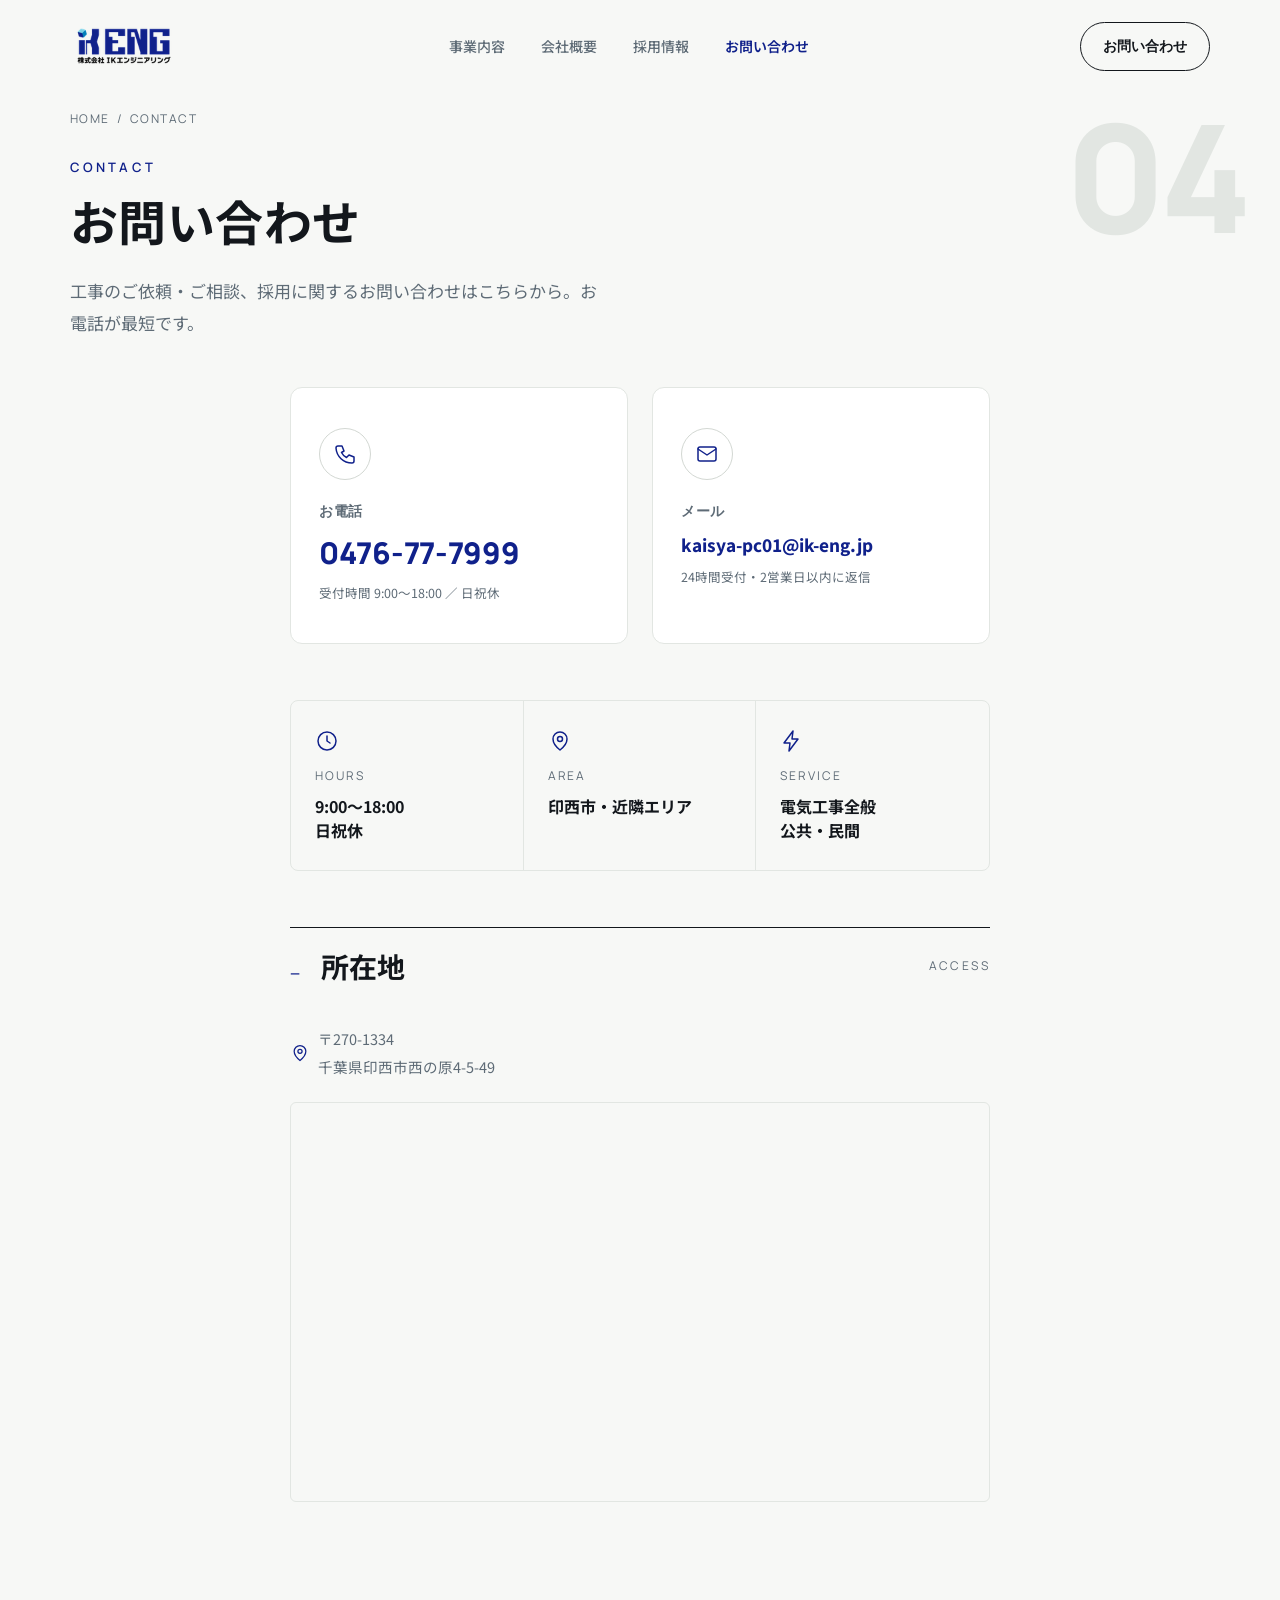
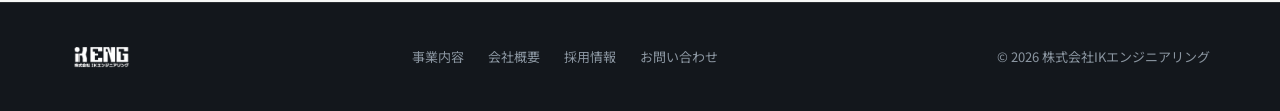
<file: 2-1/contact/index.html>
<!DOCTYPE html>
<html lang="ja">
<head>
<meta charset="UTF-8">
<meta name="viewport" content="width=device-width, initial-scale=1.0">
<meta name="robots" content="noindex,nofollow">
<title>お問い合わせ｜株式会社IKエンジニアリング</title>
<meta name="description" content="IKエンジニアリングへのお問い合わせ。電気工事のご依頼・ご相談、採用に関するお問い合わせはこちら。電話：0476-77-7999">
<link rel="canonical" href="https://ik-eng.jp/contact/">
<meta property="og:title" content="お問い合わせ｜株式会社IKエンジニアリング">
<meta property="og:description" content="電気工事のご依頼・ご相談、採用に関するお問い合わせ。電話：0476-77-7999">
<meta property="og:type" content="website">
<meta property="og:url" content="https://ik-eng.jp/contact/">
<link rel="icon" type="image/x-icon" href="../favicon.ico">
<link rel="icon" type="image/png" sizes="32x32" href="../images/favicon-32x32.png">
<link rel="icon" type="image/png" sizes="16x16" href="../images/favicon-16x16.png">
<link rel="apple-touch-icon" sizes="180x180" href="../images/apple-touch-icon.png">
<link rel="preconnect" href="https://fonts.googleapis.com">
<link rel="preconnect" href="https://fonts.gstatic.com" crossorigin>
<link href="https://fonts.googleapis.com/css2?family=Manrope:wght@300;400;500;600;700;800&family=Noto+Sans+JP:wght@300;400;500;700&display=swap" rel="stylesheet">
<link rel="stylesheet" href="../css/style.css">
</head>
<body>

<header id="hd">
  <div class="wrap nav">
    <a class="logo" href="../">
      <img src="../images/logo-header.png" alt="IKエンジニアリング" style="height:48px;width:auto">
    </a>
    <nav class="menu">
      <a href="../services/">事業内容</a>
      <a href="../about/">会社概要</a>
      <a href="../recruit/">採用情報</a>
      <a href="../contact/" class="current">お問い合わせ</a>
    </nav>
    <a class="cta-nav head" href="../contact/">お問い合わせ</a>
    <div class="burger"><span></span><span></span><span></span></div>
  </div>
</header>

<!-- page hero -->
<div class="page-hero">
  <div class="wrap">
    <div class="idx mono">04</div>
    <div class="crumb mono"><a href="../">HOME</a> &nbsp;/&nbsp; CONTACT</div>
    <div class="ph-eyebrow">CONTACT</div>
    <h1><b>お問い合わせ</b></h1>
    <p class="lead">工事のご依頼・ご相談、採用に関するお問い合わせはこちらから。<br class="sp">お電話が最短です。</p>
    <div class="ph-rule"></div>
  </div>
</div>

<section class="contact-page">
  <div class="wrap contact-narrow">

    <!-- 連絡カード -->
    <div class="contact-cards reveal">

      <a href="tel:0476777999" class="contact-card">
        <div class="cc-ic"><svg class="ic" viewBox="0 0 24 24" fill="none" stroke="currentColor" stroke-width="1.5" stroke-linecap="round" stroke-linejoin="round"><path d="M5 4h4l2 5-2.5 1.5a11 11 0 0 0 5 5L16 13l5 2v4a2 2 0 0 1-2 2A16 16 0 0 1 3 6a2 2 0 0 1 2-2Z"/></svg></div>
        <div class="cc-label mono">お電話</div>
        <div class="cc-value mono">0476-77-7999</div>
        <div class="cc-note">受付時間 9:00〜18:00 ／ 日祝休</div>

      </a>

      <a href="mailto:kaisya-pc01@ik-eng.jp" class="contact-card">
        <div class="cc-ic"><svg class="ic" viewBox="0 0 24 24" fill="none" stroke="currentColor" stroke-width="1.5" stroke-linecap="round" stroke-linejoin="round"><rect x="3" y="5" width="18" height="14" rx="2"/><path d="m3 7 9 6 9-6"/></svg></div>
        <div class="cc-label mono">メール</div>
        <div class="cc-value cc-mail">kaisya-pc01@ik-eng.jp</div>
        <div class="cc-note">24時間受付・2営業日以内に返信</div>
      </a>

    </div>

    <!-- 受付・対応の補足帯 -->
    <div class="trust-band reveal" style="margin-bottom:56px">
      <div class="tb">
        <svg class="ic" viewBox="0 0 24 24" fill="none" stroke="currentColor" stroke-width="1.5" stroke-linecap="round" stroke-linejoin="round"><circle cx="12" cy="12" r="9"/><path d="M12 7v5l3 2"/></svg>
        <div class="k">HOURS</div>
        <div class="v">9:00〜18:00<br>日祝休</div>
      </div>
      <div class="tb">
        <svg class="ic" viewBox="0 0 24 24" fill="none" stroke="currentColor" stroke-width="1.5" stroke-linecap="round" stroke-linejoin="round"><path d="M12 21s7-5.5 7-11a7 7 0 0 0-14 0c0 5.5 7 11 7 11Z"/><circle cx="12" cy="10" r="2.5"/></svg>
        <div class="k">AREA</div>
        <div class="v">印西市・近隣エリア</div>
      </div>
      <div class="tb">
        <svg class="ic" viewBox="0 0 24 24" fill="none" stroke="currentColor" stroke-width="1.5" stroke-linecap="round" stroke-linejoin="round"><path d="M13 2 4 14h6l-1 8 9-12h-6l1-8Z"/></svg>
        <div class="k">SERVICE</div>
        <div class="v">電気工事全般<br>公共・民間</div>
      </div>
    </div>

    <!-- 所在地 -->
    <div class="contact-access reveal">
      <div class="rule-head">
        <span class="rh-no">—</span>
        <span class="rh-title">所在地</span>
        <span class="rh-en">ACCESS</span>
      </div>
      <p class="cc-addr" style="display:flex;align-items:center;gap:8px">
        <svg class="ic ic-sm" style="color:var(--accent)" viewBox="0 0 24 24" fill="none" stroke="currentColor" stroke-width="1.5" stroke-linecap="round" stroke-linejoin="round"><path d="M12 21s7-5.5 7-11a7 7 0 0 0-14 0c0 5.5 7 11 7 11Z"/><circle cx="12" cy="10" r="2.5"/></svg>
        〒270-1334<br>千葉県印西市西の原4-5-49
      </p>
      <div class="map-frame">
        <iframe src="https://www.google.com/maps/embed?pb=!1m18!1m12!1m3!1d1615!2d140.1489222!3d35.8020457!2m3!1f0!2f0!3f0!3m2!1i1024!2i768!4f13.1!3m3!1m2!1s0x60227cfd8eca9873%3A0x3074dc83c4b9725!2z44CS270tMTMzNCDljYPokYnnnIzljbDopb_luILopb_jga7ljp_vvJTkuIHnm67vvJXiiJLvvJTvvJk!5e0!3m2!1sja!2sjp" allowfullscreen loading="lazy" referrerpolicy="no-referrer-when-downgrade"></iframe>
      </div>
    </div>

  </div>
</section>

<footer>
  <div class="wrap foot">
    <a class="logo" href="../">
      <img src="../images/logo-header.png" alt="IKエンジニアリング" style="height:28px;width:auto;filter:brightness(0) invert(1)">
    </a>
    <div class="foot-links">
      <a href="../services/">事業内容</a>
      <a href="../about/">会社概要</a>
      <a href="../recruit/">採用情報</a>
      <a href="../contact/">お問い合わせ</a>
    </div>
    <div>&copy; 2026 株式会社IKエンジニアリング</div>
  </div>
</footer>

<script src="../js/main.js"></script>
</body>
</html>
</file>
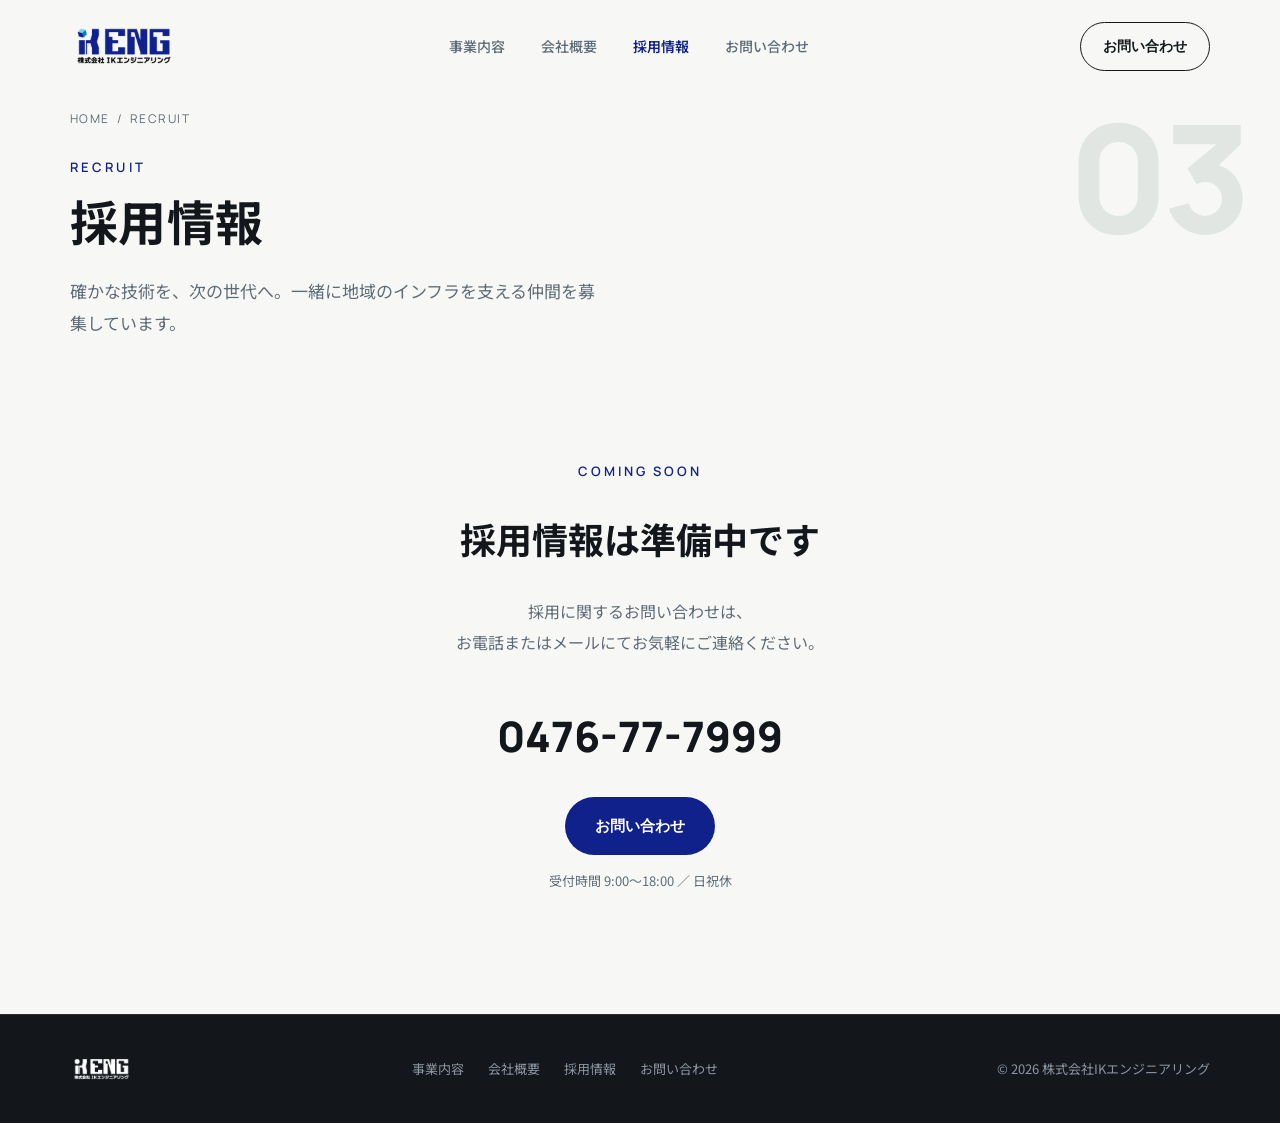
<file: 2-1/recruit/index.html>
<!DOCTYPE html>
<html lang="ja">
<head>
<meta charset="UTF-8">
<meta name="viewport" content="width=device-width, initial-scale=1.0">
<meta name="robots" content="noindex,nofollow">
<title>採用情報｜株式会社IKエンジニアリング</title>
<meta name="description" content="IKエンジニアリングの採用情報。電気工事スタッフを募集中。印西市拠点、有資格者・経験者歓迎。">
<link rel="canonical" href="https://ik-eng.jp/recruit/">
<meta property="og:title" content="採用情報｜株式会社IKエンジニアリング">
<meta property="og:description" content="電気工事スタッフを募集中。印西市拠点、有資格者・経験者歓迎。">
<meta property="og:type" content="website">
<meta property="og:url" content="https://ik-eng.jp/recruit/">
<link rel="icon" type="image/x-icon" href="../favicon.ico">
<link rel="icon" type="image/png" sizes="32x32" href="../images/favicon-32x32.png">
<link rel="icon" type="image/png" sizes="16x16" href="../images/favicon-16x16.png">
<link rel="apple-touch-icon" sizes="180x180" href="../images/apple-touch-icon.png">
<link rel="preconnect" href="https://fonts.googleapis.com">
<link rel="preconnect" href="https://fonts.gstatic.com" crossorigin>
<link href="https://fonts.googleapis.com/css2?family=Manrope:wght@300;400;500;600;700;800&family=Noto+Sans+JP:wght@300;400;500;700&display=swap" rel="stylesheet">
<link rel="stylesheet" href="../css/style.css">
</head>
<body>

<header id="hd">
  <div class="wrap nav">
    <a class="logo" href="../">
      <img src="../images/logo-header.png" alt="IKエンジニアリング" style="height:48px;width:auto">
    </a>
    <nav class="menu">
      <a href="../services/">事業内容</a>
      <a href="../about/">会社概要</a>
      <a href="../recruit/" class="current">採用情報</a>
      <a href="../contact/">お問い合わせ</a>
    </nav>
    <a class="cta-nav head" href="../contact/">お問い合わせ</a>
    <div class="burger"><span></span><span></span><span></span></div>
  </div>
</header>

<!-- page hero -->
<div class="page-hero">
  <div class="wrap">
    <div class="idx mono">03</div>
    <div class="crumb mono"><a href="../">HOME</a> &nbsp;/&nbsp; RECRUIT</div>
    <div class="ph-eyebrow">RECRUIT</div>
    <h1><b>採用情報</b></h1>
    <p class="lead">確かな技術を、次の世代へ。<br class="sp">一緒に地域のインフラを支える仲間を募集しています。</p>
    <div class="ph-rule"></div>
  </div>
</div>

<!-- Coming Soon -->
<section style="padding:120px 0;text-align:center">
  <div class="wrap">
    <div class="reveal">
      <div class="eyebrow mono" style="margin-bottom:20px">COMING SOON</div>
      <h2 style="font-weight:700;font-size:clamp(24px,4vw,36px);margin-bottom:24px">採用情報は準備中です</h2>
      <p style="color:var(--sub);max-width:480px;margin:0 auto 40px">採用に関するお問い合わせは、<br>お電話またはメールにてお気軽にご連絡ください。</p>
      <div class="tel" style="font-family:'Manrope';font-weight:800;font-size:clamp(28px,4vw,42px);margin-bottom:20px"><a href="tel:0476777999" style="color:var(--ink)">0476-77-7999</a></div>
      <a class="btn btn-fill" href="../contact/">お問い合わせ</a>
      <div style="font-size:13px;color:var(--sub);margin-top:14px">受付時間 9:00〜18:00 ／ 日祝休</div>
    </div>
  </div>
</section>

<footer>
  <div class="wrap foot">
    <a class="logo" href="../">
      <img src="../images/logo-header.png" alt="IKエンジニアリング" style="height:28px;width:auto;filter:brightness(0) invert(1)">
    </a>
    <div class="foot-links">
      <a href="../services/">事業内容</a>
      <a href="../about/">会社概要</a>
      <a href="../recruit/">採用情報</a>
      <a href="../contact/">お問い合わせ</a>
    </div>
    <div>&copy; 2026 株式会社IKエンジニアリング</div>
  </div>
</footer>

<script src="../js/main.js"></script>
</body>
</html>
</file>
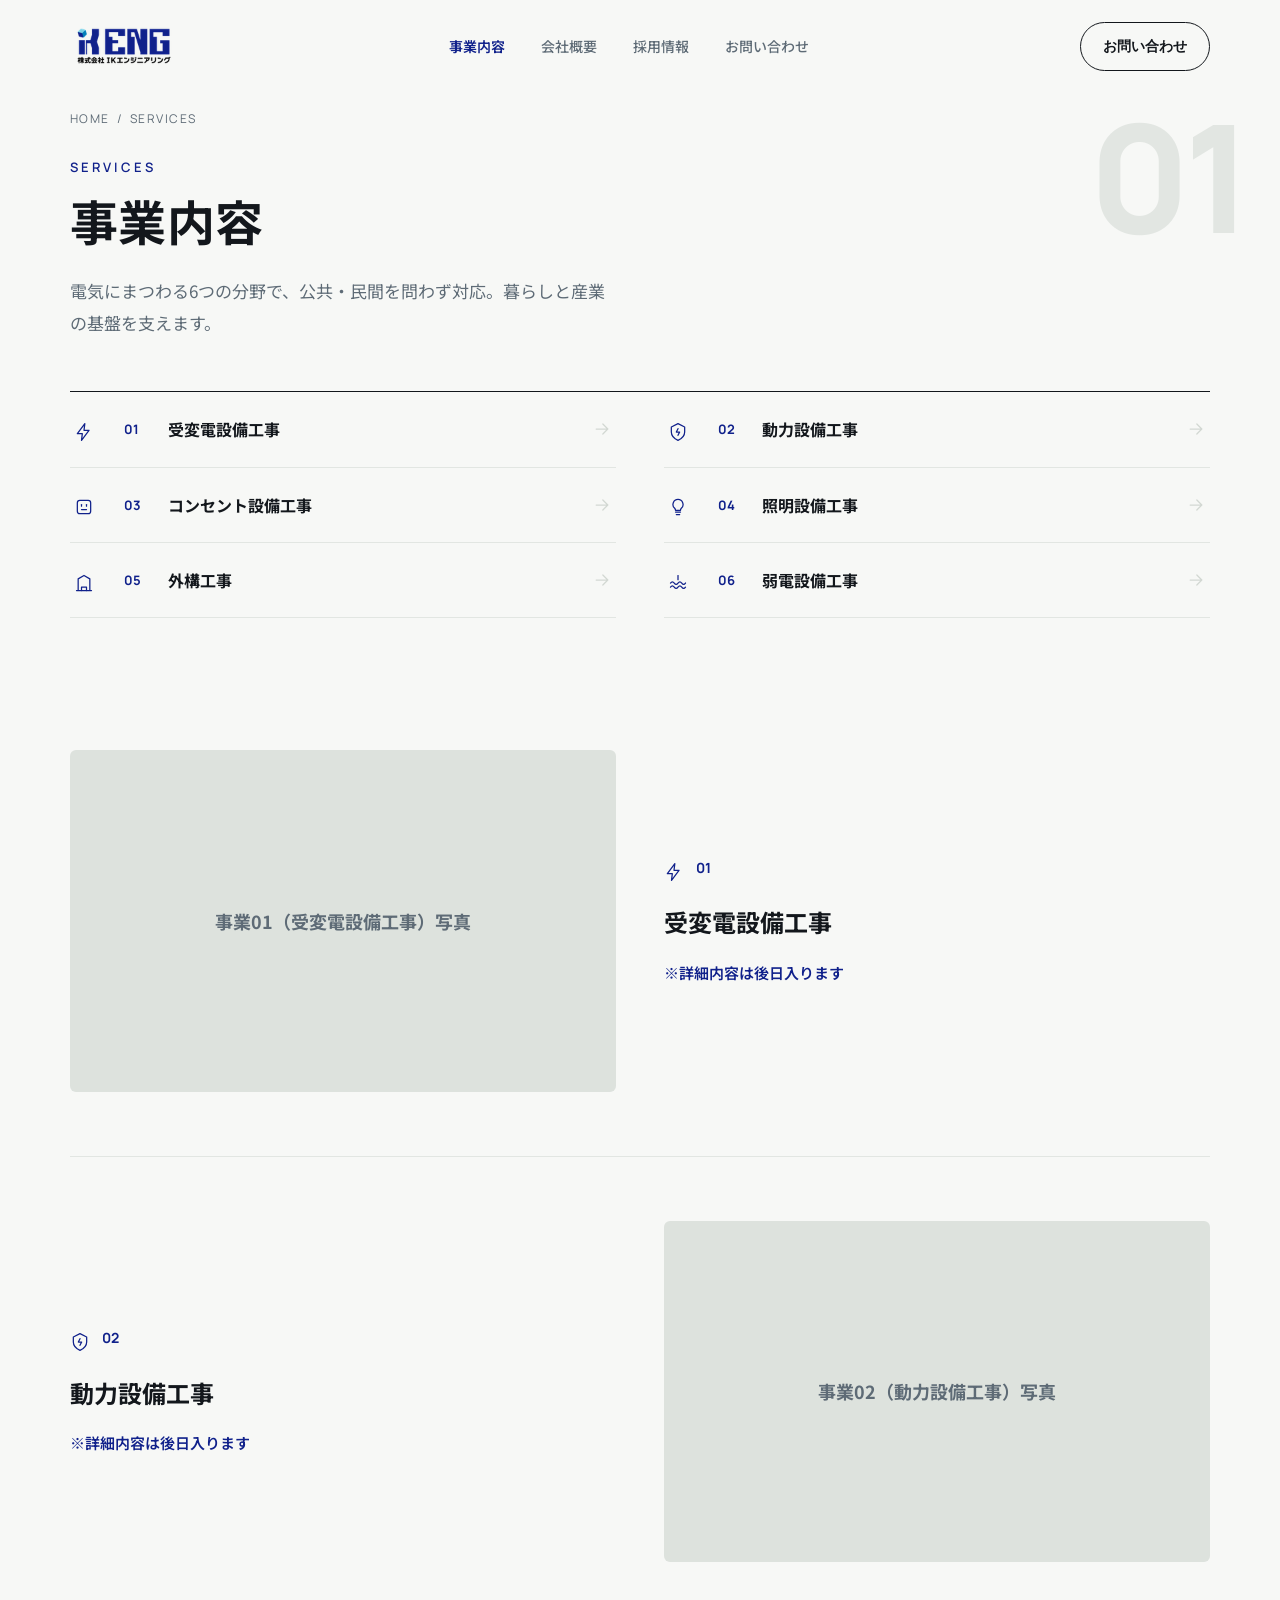
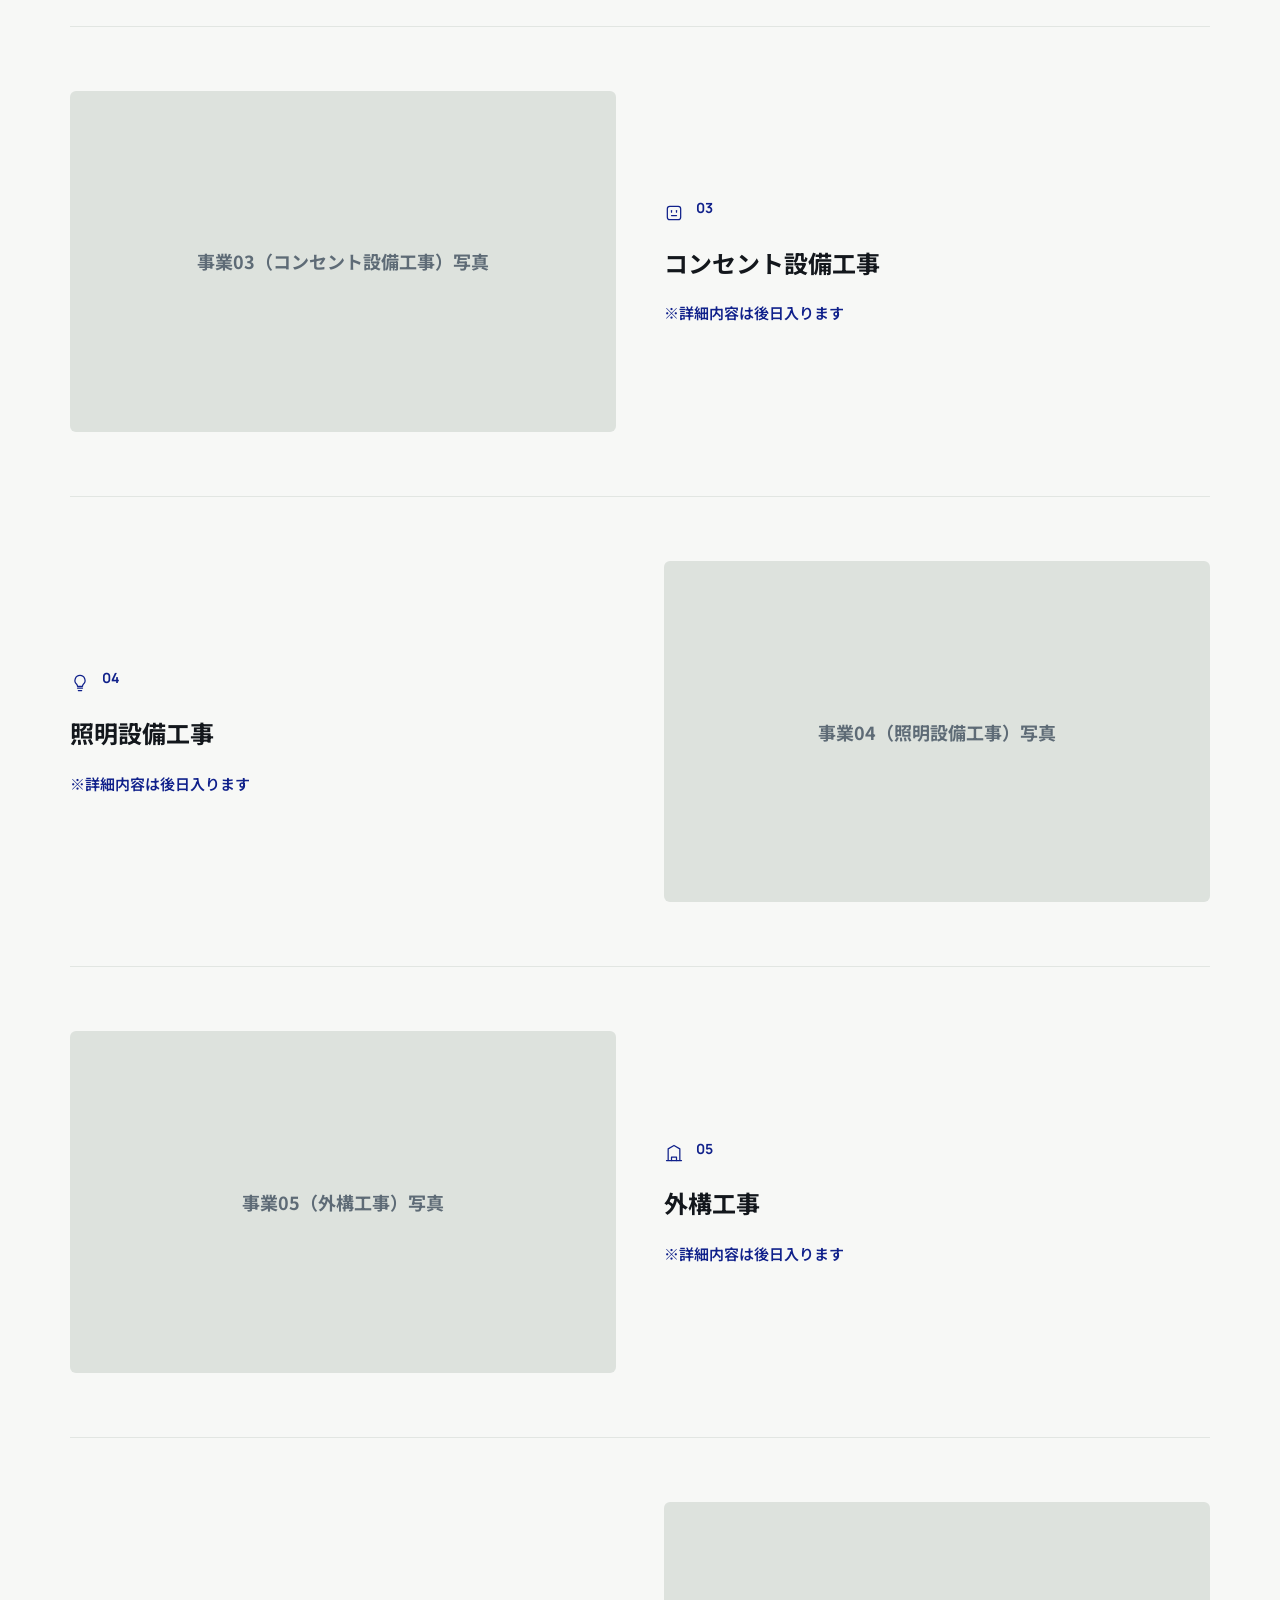
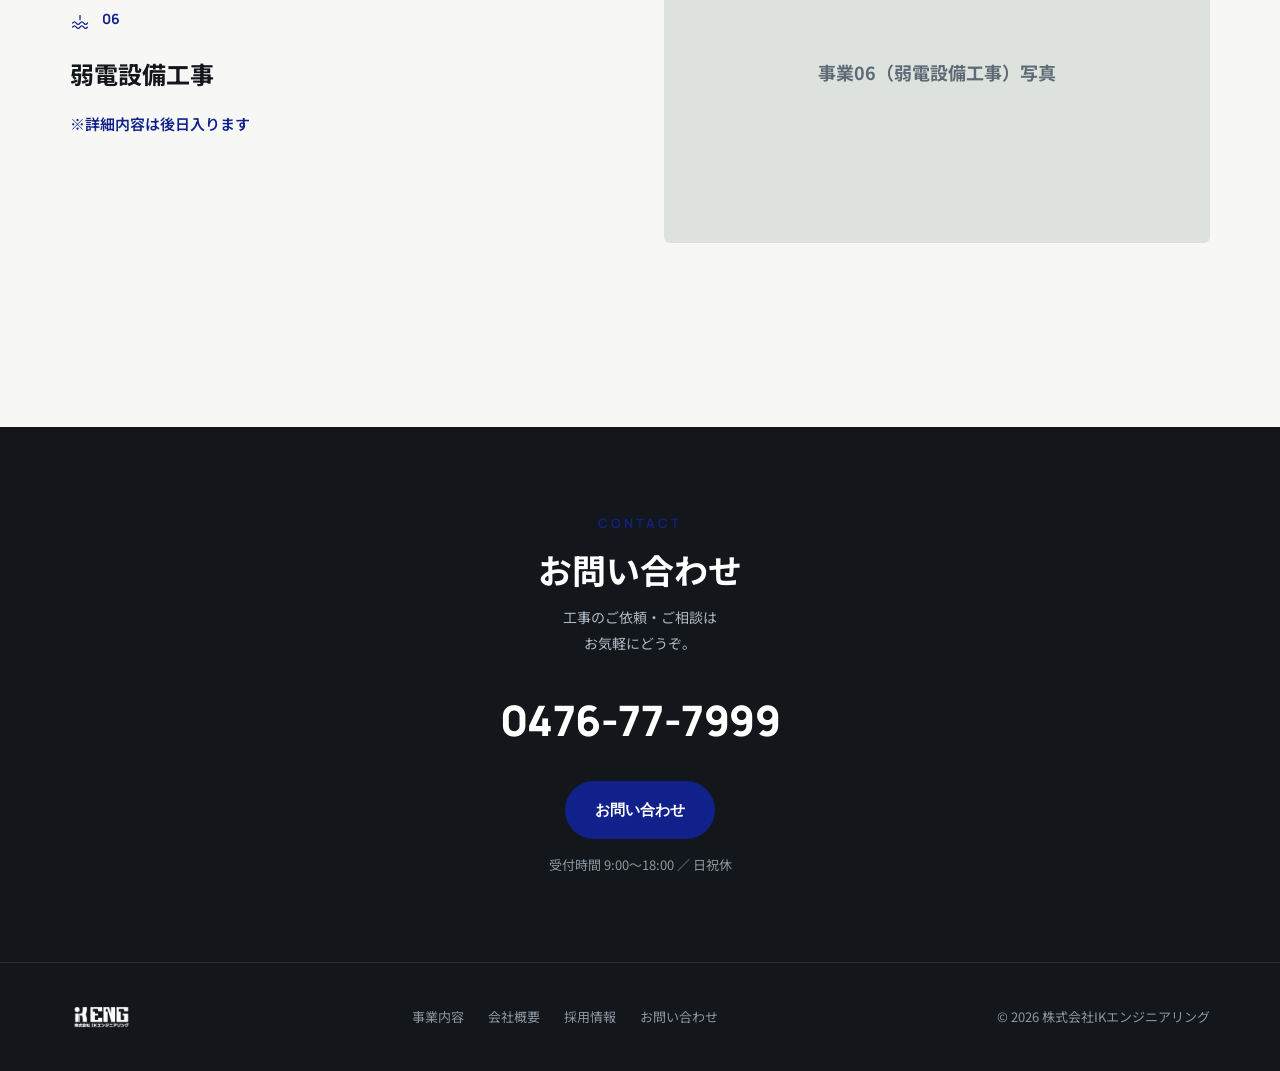
<file: 2-1/services/index.html>
<!DOCTYPE html>
<html lang="ja">
<head>
<meta charset="UTF-8">
<meta name="viewport" content="width=device-width, initial-scale=1.0">
<meta name="robots" content="noindex,nofollow">
<title>事業内容｜株式会社IKエンジニアリング</title>
<meta name="description" content="IKエンジニアリングの事業内容。受変電設備・動力設備・コンセント設備・照明設備・外構・弱電設備の6分野で公共・民間問わず対応。">
<link rel="canonical" href="https://ik-eng.jp/services/">
<meta property="og:title" content="事業内容｜株式会社IKエンジニアリング">
<meta property="og:description" content="受変電設備から弱電設備まで、6分野の電気工事に対応。">
<meta property="og:type" content="website">
<meta property="og:url" content="https://ik-eng.jp/services/">
<link rel="icon" type="image/x-icon" href="../favicon.ico">
<link rel="icon" type="image/png" sizes="32x32" href="../images/favicon-32x32.png">
<link rel="icon" type="image/png" sizes="16x16" href="../images/favicon-16x16.png">
<link rel="apple-touch-icon" sizes="180x180" href="../images/apple-touch-icon.png">
<link rel="preconnect" href="https://fonts.googleapis.com">
<link rel="preconnect" href="https://fonts.gstatic.com" crossorigin>
<link href="https://fonts.googleapis.com/css2?family=Manrope:wght@300;400;500;600;700;800&family=Noto+Sans+JP:wght@300;400;500;700&display=swap" rel="stylesheet">
<link rel="stylesheet" href="../css/style.css">
</head>
<body>

<header id="hd">
  <div class="wrap nav">
    <a class="logo" href="../">
      <img src="../images/logo-header.png" alt="IKエンジニアリング" style="height:48px;width:auto">
    </a>
    <nav class="menu">
      <a href="../services/" class="current">事業内容</a>
      <a href="../about/">会社概要</a>
      <a href="../recruit/">採用情報</a>
      <a href="../contact/">お問い合わせ</a>
    </nav>
    <a class="cta-nav head" href="../contact/">お問い合わせ</a>
    <div class="burger"><span></span><span></span><span></span></div>
  </div>
</header>

<!-- page hero -->
<div class="page-hero">
  <div class="wrap">
    <div class="idx mono">01</div>
    <div class="crumb mono"><a href="../">HOME</a> &nbsp;/&nbsp; SERVICES</div>
    <div class="ph-eyebrow">SERVICES</div>
    <h1><b>事業内容</b></h1>
    <p class="lead">電気にまつわる6つの分野で、公共・民間を問わず対応。<br class="sp">暮らしと産業の基盤を支えます。</p>
    <div class="ph-rule"></div>
  </div>
</div>

<!-- 6分野インデックス -->
<section class="sec-tight">
  <div class="wrap">
    <div class="serv-index reveal">
      <a href="#s01"><span class="si-ic"><svg class="ic ic-sm" viewBox="0 0 24 24" fill="none" stroke="currentColor" stroke-width="1.5" stroke-linecap="round" stroke-linejoin="round"><path d="M13 2 4 14h6l-1 8 9-12h-6l1-8Z"/></svg></span><span class="si-no">01</span><span class="si-name">受変電設備工事</span><svg class="ic ic-sm si-arrow" viewBox="0 0 24 24" fill="none" stroke="currentColor" stroke-width="1.5" stroke-linecap="round" stroke-linejoin="round"><path d="M5 12h14M13 6l6 6-6 6"/></svg></a>
      <a href="#s02"><span class="si-ic"><svg class="ic ic-sm" viewBox="0 0 24 24" fill="none" stroke="currentColor" stroke-width="1.5" stroke-linecap="round" stroke-linejoin="round"><path d="M12 2 4 6v6c0 5 3.5 8 8 10 4.5-2 8-5 8-10V6l-8-4Z"/><path d="m12 8-2 4h4l-2 4"/></svg></span><span class="si-no">02</span><span class="si-name">動力設備工事</span><svg class="ic ic-sm si-arrow" viewBox="0 0 24 24" fill="none" stroke="currentColor" stroke-width="1.5" stroke-linecap="round" stroke-linejoin="round"><path d="M5 12h14M13 6l6 6-6 6"/></svg></a>
      <a href="#s03"><span class="si-ic"><svg class="ic ic-sm" viewBox="0 0 24 24" fill="none" stroke="currentColor" stroke-width="1.5" stroke-linecap="round" stroke-linejoin="round"><rect x="4" y="4" width="16" height="16" rx="3"/><line x1="9" y1="9" x2="9" y2="11"/><line x1="15" y1="9" x2="15" y2="11"/><path d="M9 15h6"/></svg></span><span class="si-no">03</span><span class="si-name">コンセント設備工事</span><svg class="ic ic-sm si-arrow" viewBox="0 0 24 24" fill="none" stroke="currentColor" stroke-width="1.5" stroke-linecap="round" stroke-linejoin="round"><path d="M5 12h14M13 6l6 6-6 6"/></svg></a>
      <a href="#s04"><span class="si-ic"><svg class="ic ic-sm" viewBox="0 0 24 24" fill="none" stroke="currentColor" stroke-width="1.5" stroke-linecap="round" stroke-linejoin="round"><path d="M9 18h6M10 21h4"/><path d="M12 3a6 6 0 0 0-4 10.5c.7.7 1 1.3 1 2.5h6c0-1.2.3-1.8 1-2.5A6 6 0 0 0 12 3Z"/></svg></span><span class="si-no">04</span><span class="si-name">照明設備工事</span><svg class="ic ic-sm si-arrow" viewBox="0 0 24 24" fill="none" stroke="currentColor" stroke-width="1.5" stroke-linecap="round" stroke-linejoin="round"><path d="M5 12h14M13 6l6 6-6 6"/></svg></a>
      <a href="#s05"><span class="si-ic"><svg class="ic ic-sm" viewBox="0 0 24 24" fill="none" stroke="currentColor" stroke-width="1.5" stroke-linecap="round" stroke-linejoin="round"><path d="M3 21h18M5 21V7l7-4 7 4v14"/><path d="M9 21v-4h6v4"/></svg></span><span class="si-no">05</span><span class="si-name">外構工事</span><svg class="ic ic-sm si-arrow" viewBox="0 0 24 24" fill="none" stroke="currentColor" stroke-width="1.5" stroke-linecap="round" stroke-linejoin="round"><path d="M5 12h14M13 6l6 6-6 6"/></svg></a>
      <a href="#s06"><span class="si-ic"><svg class="ic ic-sm" viewBox="0 0 24 24" fill="none" stroke="currentColor" stroke-width="1.5" stroke-linecap="round" stroke-linejoin="round"><path d="M3 12c1.5-2 3-2 4.5 0S10.5 14 12 12s3-2 4.5 0 3 2 4.5 0"/><path d="M3 17c1.5-2 3-2 4.5 0s3 2 4.5 0 3-2 4.5 0 3 2 4.5 0"/><path d="M12 3v5"/></svg></span><span class="si-no">06</span><span class="si-name">弱電設備工事</span><svg class="ic ic-sm si-arrow" viewBox="0 0 24 24" fill="none" stroke="currentColor" stroke-width="1.5" stroke-linecap="round" stroke-linejoin="round"><path d="M5 12h14M13 6l6 6-6 6"/></svg></a>
    </div>
  </div>
</section>

<!-- 詳細6ブロック -->
<section style="padding-top:20px">
  <div class="wrap">

    <div class="serv-detail reveal" id="s01">
      <div class="serv-img" style="background:#dde2dd;font-size:18px;font-weight:700;color:#5e6b76">事業01（受変電設備工事）写真</div>
      <div class="serv-text">
        <div class="no-row"><svg class="ic ic-sm" viewBox="0 0 24 24" fill="none" stroke="currentColor" stroke-width="1.5" stroke-linecap="round" stroke-linejoin="round"><path d="M13 2 4 14h6l-1 8 9-12h-6l1-8Z"/></svg><div class="no mono">01</div></div>
        <h3>受変電設備工事</h3>
        <p style="color:var(--accent);font-weight:600">※詳細内容は後日入ります</p>
      </div>
    </div>

    <div class="serv-detail reveal" id="s02">
      <div class="serv-img" style="background:#dde2dd;font-size:18px;font-weight:700;color:#5e6b76">事業02（動力設備工事）写真</div>
      <div class="serv-text">
        <div class="no-row"><svg class="ic ic-sm" viewBox="0 0 24 24" fill="none" stroke="currentColor" stroke-width="1.5" stroke-linecap="round" stroke-linejoin="round"><path d="M12 2 4 6v6c0 5 3.5 8 8 10 4.5-2 8-5 8-10V6l-8-4Z"/><path d="m12 8-2 4h4l-2 4"/></svg><div class="no mono">02</div></div>
        <h3>動力設備工事</h3>
        <p style="color:var(--accent);font-weight:600">※詳細内容は後日入ります</p>
      </div>
    </div>

    <div class="serv-detail reveal" id="s03">
      <div class="serv-img" style="background:#dde2dd;font-size:18px;font-weight:700;color:#5e6b76">事業03（コンセント設備工事）写真</div>
      <div class="serv-text">
        <div class="no-row"><svg class="ic ic-sm" viewBox="0 0 24 24" fill="none" stroke="currentColor" stroke-width="1.5" stroke-linecap="round" stroke-linejoin="round"><rect x="4" y="4" width="16" height="16" rx="3"/><line x1="9" y1="9" x2="9" y2="11"/><line x1="15" y1="9" x2="15" y2="11"/><path d="M9 15h6"/></svg><div class="no mono">03</div></div>
        <h3>コンセント設備工事</h3>
        <p style="color:var(--accent);font-weight:600">※詳細内容は後日入ります</p>
      </div>
    </div>

    <div class="serv-detail reveal" id="s04">
      <div class="serv-img" style="background:#dde2dd;font-size:18px;font-weight:700;color:#5e6b76">事業04（照明設備工事）写真</div>
      <div class="serv-text">
        <div class="no-row"><svg class="ic ic-sm" viewBox="0 0 24 24" fill="none" stroke="currentColor" stroke-width="1.5" stroke-linecap="round" stroke-linejoin="round"><path d="M9 18h6M10 21h4"/><path d="M12 3a6 6 0 0 0-4 10.5c.7.7 1 1.3 1 2.5h6c0-1.2.3-1.8 1-2.5A6 6 0 0 0 12 3Z"/></svg><div class="no mono">04</div></div>
        <h3>照明設備工事</h3>
        <p style="color:var(--accent);font-weight:600">※詳細内容は後日入ります</p>
      </div>
    </div>

    <div class="serv-detail reveal" id="s05">
      <div class="serv-img" style="background:#dde2dd;font-size:18px;font-weight:700;color:#5e6b76">事業05（外構工事）写真</div>
      <div class="serv-text">
        <div class="no-row"><svg class="ic ic-sm" viewBox="0 0 24 24" fill="none" stroke="currentColor" stroke-width="1.5" stroke-linecap="round" stroke-linejoin="round"><path d="M3 21h18M5 21V7l7-4 7 4v14"/><path d="M9 21v-4h6v4"/></svg><div class="no mono">05</div></div>
        <h3>外構工事</h3>
        <p style="color:var(--accent);font-weight:600">※詳細内容は後日入ります</p>
      </div>
    </div>

    <div class="serv-detail reveal" id="s06">
      <div class="serv-img" style="background:#dde2dd;font-size:18px;font-weight:700;color:#5e6b76">事業06（弱電設備工事）写真</div>
      <div class="serv-text">
        <div class="no-row"><svg class="ic ic-sm" viewBox="0 0 24 24" fill="none" stroke="currentColor" stroke-width="1.5" stroke-linecap="round" stroke-linejoin="round"><path d="M3 12c1.5-2 3-2 4.5 0S10.5 14 12 12s3-2 4.5 0 3 2 4.5 0"/><path d="M3 17c1.5-2 3-2 4.5 0s3 2 4.5 0 3-2 4.5 0 3 2 4.5 0"/><path d="M12 3v5"/></svg><div class="no mono">06</div></div>
        <h3>弱電設備工事</h3>
        <p style="color:var(--accent);font-weight:600">※詳細内容は後日入ります</p>
      </div>
    </div>

  </div>
</section>

<!-- contact CTA -->
<section class="contact-dark">
  <div class="wrap">
    <div class="reveal"><div class="eyebrow mono">CONTACT</div><div class="h2"><b>お問い合わせ</b></div></div>
    <p class="reveal">工事のご依頼・ご相談は<br>お気軽にどうぞ。</p>
    <div class="tel reveal"><a href="tel:0476777999">0476-77-7999</a></div>
    <div class="reveal"><a class="btn btn-fill" href="../contact/">お問い合わせ</a></div>
    <div class="hours reveal">受付時間 9:00〜18:00 ／ 日祝休</div>
  </div>
</section>

<footer>
  <div class="wrap foot">
    <a class="logo" href="../">
      <img src="../images/logo-header.png" alt="IKエンジニアリング" style="height:28px;width:auto;filter:brightness(0) invert(1)">
    </a>
    <div class="foot-links">
      <a href="../services/">事業内容</a>
      <a href="../about/">会社概要</a>
      <a href="../recruit/">採用情報</a>
      <a href="../contact/">お問い合わせ</a>
    </div>
    <div>&copy; 2026 株式会社IKエンジニアリング</div>
  </div>
</footer>

<script src="../js/main.js"></script>
</body>
</html>
</file>
<file: 2-1/css/style.css>
:root{
  --bg:#f7f8f6; --paper:#ffffff; --ink:#13171c; --sub:#5e6b76;
  --line:#e2e6e2; --line2:#d3d8d3;
  --accent:#10218b; --accent-d:#0b1768; --accent-light:#7ecfe4;
  --maxw:1200px;
}
*{margin:0;padding:0;box-sizing:border-box}
html{scroll-behavior:smooth}
body{font-family:"Noto Sans JP",sans-serif;background:var(--bg);color:var(--ink);line-height:1.9;font-weight:400;-webkit-font-smoothing:antialiased;overflow-x:hidden}
.mono{font-family:"Manrope",sans-serif}
a{color:inherit;text-decoration:none}
img{display:block;max-width:100%}
.wrap{max-width:var(--maxw);margin:0 auto;padding:0 30px}

.reveal{opacity:0;transform:translateY(34px);transition:opacity 1s cubic-bezier(.22,.7,.2,1),transform 1s cubic-bezier(.22,.7,.2,1)}
.reveal.in{opacity:1;transform:none}

/* ── header ── */
header{position:fixed;top:0;left:0;right:0;z-index:200;padding:22px 0;transition:.3s}
header.scrolled{background:rgba(247,248,246,.92);backdrop-filter:blur(12px);padding:14px 0;border-bottom:1px solid var(--line)}
.nav{display:flex;align-items:center;justify-content:space-between}
.logo{display:flex;align-items:center;gap:12px;font-weight:700;font-size:18px;letter-spacing:.02em}
.logo .mk{width:34px;height:34px;border:1.5px solid var(--ink);display:grid;place-items:center;font-family:"Manrope";font-weight:700;font-size:15px}
.menu{display:flex;gap:36px;font-size:14px;color:var(--sub);font-weight:500}
.menu a:hover{color:var(--accent)}
.menu a.current{color:var(--accent);font-weight:600}
.cta-nav{font-family:"Manrope";font-weight:600;font-size:14px;border:1.5px solid var(--ink);padding:10px 22px;border-radius:30px;transition:.25s}
.cta-nav:hover{background:var(--ink);color:#fff}
.burger{display:none;flex-direction:column;gap:5px;cursor:pointer}
.burger span{width:25px;height:1.6px;background:var(--ink);transition:.3s}

/* ── hero (top only) ── */
.hero{padding:110px 0 72px}
.hero-grid{display:grid;grid-template-columns:1.1fr .9fr;gap:60px;align-items:center}
.hero .tag{font-family:"Manrope";font-size:13px;letter-spacing:.22em;color:var(--accent);font-weight:600;margin-bottom:30px;opacity:0;animation:fu 1s .1s forwards}
.hero h1{font-weight:300;font-size:clamp(28px,4vw,46px);line-height:1.32;letter-spacing:.01em;margin-bottom:30px}
.hero h1 b{font-weight:700}
.hero h1 .ac{color:var(--accent)}
.hero h1>span{display:inline-block;opacity:0;transform:translateY(26px);animation:fuY 1s forwards}
.hero h1>span:nth-child(1){animation-delay:.25s}
.hero h1>span:nth-child(2){animation-delay:.4s}
.hero h1>span:nth-child(3){animation-delay:.55s}
.hero p{color:var(--sub);max-width:480px;margin-bottom:38px;opacity:0;animation:fu 1s .75s forwards}
.hero-actions{display:flex;gap:14px;flex-wrap:wrap;opacity:0;animation:fu 1s .9s forwards}
.btn{display:inline-block;font-family:"Manrope";font-weight:600;padding:15px 30px;border-radius:30px;font-size:15px;transition:.25s;cursor:pointer;border:none}
.btn-fill{background:var(--accent);color:#fff}.btn-fill:hover{background:var(--accent-d)}
.btn-out{border:1.5px solid var(--line2);color:var(--ink);background:transparent}.btn-out:hover{border-color:var(--ink)}
.btn-lg{padding:18px 40px;font-size:16px}
.hero-img{position:relative;opacity:0;animation:fu 1.2s .5s forwards}
.hero-img .frame{aspect-ratio:4/5;background:#dde2dd;border-radius:4px;display:grid;place-items:center;font-size:20px;font-weight:700;color:var(--sub)}
.hero-img .badge{position:absolute;left:-22px;bottom:30px;background:var(--paper);border:1px solid var(--line);padding:18px 22px;border-radius:6px;box-shadow:0 20px 40px rgba(20,30,40,.08)}
.hero-img .badge .val{font-size:16px;font-weight:800;color:var(--accent);line-height:1}
.hero-img .badge span{font-size:12px;color:var(--sub)}
@keyframes fu{to{opacity:1}}
@keyframes fuY{to{opacity:1;transform:none}}

/* ── stats band ── */
.stats{border-top:1px solid var(--line);border-bottom:1px solid var(--line)}
.stats .wrap{display:grid;grid-template-columns:repeat(4,1fr)}
.stats .s{padding:30px 14px;border-right:1px solid var(--line)}
.stats .s:last-child{border-right:none}
.stats .num{font-family:"Manrope";font-weight:800;font-size:clamp(30px,3.6vw,44px);line-height:1;letter-spacing:-.02em}
.stats .num small{font-size:.45em;color:var(--accent);font-weight:700}
.stats .lbl{color:var(--sub);font-size:13px;margin-top:10px}

/* ── section common ── */
section{padding:120px 0}
.eyebrow{font-family:"Manrope";font-size:13px;letter-spacing:.22em;color:var(--accent);font-weight:600}
.h2{font-weight:300;font-size:clamp(24px,3.2vw,36px);line-height:1.3;margin-top:12px}
.h2 b{font-weight:700}
.hr{height:1px;background:var(--line2);transform:scaleX(0);transform-origin:left;transition:transform 1.1s cubic-bezier(.22,.7,.2,1)}
.hr.in{transform:scaleX(1)}

/* ── page header (sub pages) ── */
.page-header{padding:140px 0 60px;border-bottom:1px solid var(--line)}
.page-header .breadcrumb{font-size:13px;color:var(--sub);margin-bottom:16px}
.page-header .breadcrumb a{color:var(--sub);transition:.2s}
.page-header .breadcrumb a:hover{color:var(--accent)}

/* ── services list ── */
.serv-head{display:flex;justify-content:space-between;align-items:flex-end;flex-wrap:wrap;gap:20px;margin-bottom:24px}
.srow{display:grid;grid-template-columns:64px 1fr 1.1fr 110px;gap:26px;align-items:center;padding:30px 0;border-bottom:1px solid var(--line)}
.srow .no{font-family:"Manrope";font-weight:700;color:var(--accent);font-size:15px}
.srow h3{font-weight:700;font-size:20px}
.srow p{color:var(--sub);font-size:14px}
.srow .thumb{width:110px;height:74px;border-radius:4px;background-size:cover;background-position:center;justify-self:end;display:grid;place-items:center}
.more-link{display:inline-flex;align-items:center;gap:8px;font-family:"Manrope";font-weight:600;font-size:14px;color:var(--accent);margin-top:32px;transition:.2s}
.more-link:hover{gap:12px}

/* ── service detail (services page) ── */
.serv-detail{display:grid;grid-template-columns:1fr 1fr;gap:48px;align-items:center;padding:64px 0;border-bottom:1px solid var(--line)}
.serv-detail:last-child{border-bottom:none}
.serv-detail:nth-child(even){direction:rtl}
.serv-detail:nth-child(even)>*{direction:ltr}
.serv-detail .serv-img{aspect-ratio:16/10;border-radius:6px;background-size:cover;background-position:center;position:relative;display:grid;place-items:center}
.serv-detail .serv-text .no{font-family:"Manrope";font-weight:700;color:var(--accent);font-size:14px;margin-bottom:8px}
.serv-detail .serv-text h3{font-size:24px;font-weight:700;margin-bottom:14px}
.serv-detail .serv-text p{color:var(--sub);font-size:15px;line-height:1.9}
.serv-detail .serv-text ul{margin-top:16px;padding-left:0;list-style:none}
.serv-detail .serv-text li{position:relative;padding-left:20px;color:var(--sub);font-size:14px;margin-bottom:8px}
.serv-detail .serv-text li::before{content:"";position:absolute;left:0;top:11px;width:8px;height:8px;border-radius:50%;background:var(--accent)}

/* ── about ── */
.about{background:var(--paper)}
.about-grid{display:grid;grid-template-columns:1fr 1fr;gap:64px;align-items:center}
.about-lead{font-weight:300;font-size:clamp(22px,3vw,32px);line-height:1.7}
.about-lead b{font-weight:700;color:var(--accent)}
.about-lead+p{color:var(--sub);margin-top:22px}
.about-table{border-top:2px solid var(--ink)}
.about-table>div{display:grid;grid-template-columns:150px 1fr;border-bottom:1px solid var(--line)}
.about-table dt{padding:17px 0;font-weight:700;font-size:14px}
.about-table dd{padding:17px 0;color:var(--sub);font-size:14.5px}

/* ── about page specific ── */
.greeting{padding:80px 0}
.greeting-grid{display:grid;grid-template-columns:1.15fr .85fr;gap:60px;align-items:center}
.greeting-img{aspect-ratio:4/5;background:#dde2dd;border-radius:6px;display:grid;place-items:center;color:var(--sub);font-size:14px}
.greeting-text h3{font-size:28px;font-weight:700;margin-bottom:20px;line-height:1.5}
.greeting-text p{color:var(--sub);line-height:2}
.greeting-text .name{margin-top:24px;font-weight:700;font-size:15px;color:var(--ink)}

.map-section{padding:0 0 80px}
.map-frame{width:100%;height:400px;border-radius:6px;border:1px solid var(--line);overflow:hidden}
.map-frame iframe{width:100%;height:100%;border:0}

/* ── recruit ── */
.rec-grid{display:grid;grid-template-columns:.95fr 1.05fr;gap:0;border:1px solid var(--line);border-radius:6px;overflow:hidden}
.rec-img{background:url("../images/recruit-banner.webp") center/cover;min-height:420px}
.rec-body{background:var(--paper);padding:54px 46px}
.rec-body h3{font-weight:300;font-size:clamp(22px,3.2vw,30px);line-height:1.5;margin-bottom:18px}
.rec-body h3 b{font-weight:700}
.rec-body .jl div{display:flex;justify-content:space-between;gap:16px;padding:13px 0;border-bottom:1px solid var(--line);font-size:14.5px}
.rec-body .jl dt{color:var(--sub);min-width:90px}
.rec-body .jl dd{font-weight:500;text-align:right}
.rec-cta{margin-top:28px}

/* recruit page: full table */
.rec-full-table{background:var(--paper);border-radius:8px;border:1px solid var(--line);overflow:hidden}
.rec-full-table .row{display:grid;grid-template-columns:180px 1fr;border-bottom:1px solid var(--line)}
.rec-full-table .row:last-child{border-bottom:none}
.rec-full-table .row dt{padding:20px 24px;font-weight:700;font-size:14px;background:rgba(16,33,139,.035)}
.rec-full-table .row dd{padding:20px 24px;color:var(--sub);font-size:14.5px;line-height:1.8}

.benefits{display:grid;grid-template-columns:repeat(3,1fr);gap:24px;margin-top:48px}
.benefit-card{background:var(--paper);border:1px solid var(--line);border-radius:8px;padding:32px 28px;text-align:center}
.benefit-card .icon{font-size:36px;margin-bottom:16px}
.benefit-card h4{font-size:16px;font-weight:700;margin-bottom:10px}
.benefit-card p{font-size:13px;color:var(--sub);line-height:1.7}

/* ── contact ── */
.contact-dark{background:var(--ink);color:#fff;text-align:center;padding:84px 0}
.contact-dark .h2{color:#fff;font-size:clamp(24px,3.2vw,34px)}
.contact-dark .h2 b{color:#fff}
.contact-dark p{color:#aeb8c2;font-size:14px;margin-top:12px;margin-bottom:24px}
.contact-dark .tel{font-family:"Manrope";font-weight:800;font-size:clamp(28px,4vw,42px);letter-spacing:-.01em}
.contact-dark .tel a{color:#fff}
.contact-dark .btn-fill{margin-top:20px}
.contact-dark .hours{font-size:13px;color:#8b96a1;margin-top:14px}

/* contact page */
.contact-page{padding:48px 0 100px}
.contact-narrow{max-width:760px}

.contact-cards{display:grid;grid-template-columns:1fr 1fr;gap:24px;margin-bottom:56px}
.contact-card{display:flex;flex-direction:column;align-items:center;text-align:center;background:var(--paper);border:1px solid var(--line);border-radius:12px;padding:40px 28px;transition:transform .25s,box-shadow .25s,border-color .25s}
.contact-card:hover{transform:translateY(-4px);box-shadow:0 16px 36px rgba(20,33,139,.1);border-color:var(--accent)}
.contact-card .cc-icon{font-size:32px;margin-bottom:14px;line-height:1}
.contact-card .cc-label{font-size:14px;font-weight:700;color:var(--sub);letter-spacing:.04em;margin-bottom:10px}
.contact-card .cc-value{font-weight:800;color:var(--accent);white-space:nowrap;line-height:1.2}
.contact-card .cc-value.mono{font-size:clamp(24px,3vw,30px);letter-spacing:-.01em}
.contact-card .cc-mail{font-size:clamp(15px,2vw,17px);white-space:normal;word-break:break-all}
.contact-card .cc-note{font-size:12.5px;color:var(--sub);margin-top:12px;line-height:1.6}

.contact-access h3{font-size:18px;font-weight:700;margin-bottom:14px}
.contact-access .cc-addr{color:var(--sub);font-size:14.5px;margin-bottom:22px}

/* ── footer ── */
footer{background:var(--ink);color:#8b96a1;border-top:1px solid rgba(255,255,255,.1);padding:40px 0;font-size:13px}
.foot{display:flex;justify-content:space-between;align-items:center;flex-wrap:wrap;gap:12px}
.foot .logo{color:#fff}
.foot .logo .mk{border-color:rgba(255,255,255,.5)}
.foot-links{display:flex;gap:24px}
.foot-links a{color:#8b96a1;transition:.2s}
.foot-links a:hover{color:#fff}

/* sp-only line break */
@media(min-width:881px){br.sp{display:none}}

/* ── responsive ── */
@media(max-width:880px){
  .cta-nav.head{display:none}
  .burger{display:flex;z-index:210}
  .menu{position:fixed;inset:0 0 0 auto;width:80%;max-width:330px;height:100vh;background:var(--paper);border-left:1px solid var(--line);flex-direction:column;justify-content:center;align-items:flex-start;gap:6px;padding:40px 36px;font-size:21px;transform:translateX(100%);transition:transform .42s cubic-bezier(.2,.8,.2,1);box-shadow:-24px 0 60px rgba(20,30,40,.12);z-index:200}
  .menu a{padding:12px 0;color:var(--ink);font-weight:500}
  header.nav-open .menu{transform:none}
  body.nav-lock{overflow:hidden}
  header.nav-open .burger span:nth-child(1){transform:translateY(6px) rotate(45deg)}
  header.nav-open .burger span:nth-child(2){opacity:0}
  header.nav-open .burger span:nth-child(3){transform:translateY(-6px) rotate(-45deg)}

  .hero{padding:100px 0 48px}
  .hero-grid{grid-template-columns:1fr;gap:28px}
  .hero h1{font-size:clamp(26px,7vw,38px)}
  .hero p{font-size:14px}
  .hero-img{max-width:280px}
  .hero-img .badge{left:-10px;bottom:16px;padding:12px 16px}
  .hero-img .badge .val{font-size:13px}
  .hero-img .badge span{font-size:11px}
  .page-header{padding:90px 0 32px}
  .page-header .h2{font-size:clamp(24px,6vw,34px)}

  .stats .wrap{grid-template-columns:1fr 1fr}
  .stats .s{padding:16px 10px}
  .stats .s:nth-child(2){border-right:none}
  .stats .num{font-size:clamp(28px,6vw,36px)}
  .stats .lbl{font-size:11px;margin-top:6px}

  .h2{font-size:clamp(22px,5.5vw,34px)}
  .eyebrow{font-size:11px}
  section{padding:48px 0}

  .srow{grid-template-columns:40px 1fr 90px;gap:14px;padding:18px 0}
  .srow p{display:none}
  .srow .thumb{width:90px;height:60px}

  .serv-detail{grid-template-columns:1fr;gap:24px;padding:40px 0}
  .serv-detail:nth-child(even){direction:ltr}

  .about-grid{grid-template-columns:1fr}
  .about-lead{font-size:clamp(18px,4.5vw,26px)}
  .about-table>div{grid-template-columns:100px 1fr}
  .about-table dt{font-size:14px;padding:14px 0}
  .about-table dd{font-size:14px;padding:14px 0}

  .greeting-grid{grid-template-columns:1fr;gap:30px}
  .greeting-img{max-height:300px}

  .rec-grid{grid-template-columns:1fr}
  .rec-img{min-height:180px}
  .rec-body{padding:24px 20px}
  .rec-body h3{font-size:clamp(18px,4.5vw,24px)}
  .rec-body .jl div{font-size:14px;padding:10px 0}

  .rec-full-table .row{grid-template-columns:1fr}
  .rec-full-table .row dt{padding:14px 20px 4px}
  .rec-full-table .row dd{padding:4px 20px 14px}

  .benefits{grid-template-columns:1fr}

  .contact-page{padding:32px 0 64px}
  .contact-cards{grid-template-columns:1fr;gap:16px;margin-bottom:40px}
  .contact-card{padding:28px 24px}
  .contact-card .cc-icon{font-size:28px;margin-bottom:10px}
  .contact-card .cc-value.mono{font-size:26px}
  .map-frame{height:240px}

  .contact-dark .h2{font-size:clamp(22px,5.5vw,34px)}
  .contact-dark .tel{font-size:clamp(28px,7vw,42px)}
  .contact-dark p{font-size:14px}
  .contact-dark .hours{font-size:12px}

  .foot{flex-direction:column;text-align:center;gap:16px}
  .foot-links{gap:16px;font-size:12px;flex-wrap:wrap;justify-content:center}
}

/* ============================================================
   下層ページ刷新 デザインシステム（2026-06-01）
   ※トップ(index.html)は新規クラスを使わないため非破壊
   ============================================================ */

/* ── SVGラインアイコン共通 ── */
.ic{width:24px;height:24px;flex-shrink:0;display:inline-block;vertical-align:middle}
.ic-sm{width:20px;height:20px}
.ic-lg{width:28px;height:28px}

/* ── page-hero（下層共通ヘッダー） ── */
.page-hero{padding:108px 0 0;position:relative;overflow:hidden}
.page-hero .wrap{position:relative}
.page-hero .idx{position:absolute;right:-6px;top:8px;font-family:"Manrope";font-weight:800;font-size:clamp(70px,13vw,150px);line-height:.8;letter-spacing:-.04em;color:var(--line);user-select:none;pointer-events:none;z-index:0}
.page-hero .crumb{font-family:"Manrope";font-size:12px;letter-spacing:.12em;color:var(--sub);margin-bottom:24px;position:relative;z-index:1}
.page-hero .crumb a{transition:.2s}
.page-hero .crumb a:hover{color:var(--accent)}
.page-hero .ph-eyebrow{font-family:"Manrope";font-size:13px;letter-spacing:.24em;color:var(--accent);font-weight:600;position:relative;z-index:1}
.page-hero h1{font-weight:300;font-size:clamp(30px,4.5vw,48px);line-height:1.15;letter-spacing:.01em;margin-top:14px;position:relative;z-index:1}
.page-hero h1 b{font-weight:700}
.page-hero .lead{color:var(--sub);font-size:clamp(15px,1.6vw,17px);line-height:1.9;max-width:540px;margin-top:26px;position:relative;z-index:1}
.page-hero .ph-rule{height:1px;background:var(--line);margin-top:36px;display:none}

/* ── 罫線見出し（セクション小見出し） ── */
.rule-head{display:flex;align-items:baseline;gap:20px;border-top:1px solid var(--ink);padding-top:20px;margin-bottom:40px}
.rule-head .rh-no{font-family:"Manrope";font-weight:700;font-size:13px;color:var(--accent);letter-spacing:.1em}
.rule-head .rh-title{font-weight:700;font-size:clamp(20px,2.6vw,28px);line-height:1.3}
.rule-head .rh-en{margin-left:auto;font-family:"Manrope";font-size:12px;letter-spacing:.2em;color:var(--sub);align-self:center}

/* ── ボタン拡張 ── */
.btn-arrow{display:inline-flex;align-items:center;gap:10px}
.btn-arrow .ic{transition:transform .25s}
.btn-arrow:hover .ic{transform:translateX(4px)}
.btn-ghost{display:inline-flex;align-items:center;gap:10px;font-family:"Manrope";font-weight:600;font-size:14px;color:var(--accent);padding:6px 0;border-bottom:1.5px solid transparent;transition:.25s}
.btn-ghost:hover{border-bottom-color:var(--accent)}
.btn-ghost .ic{transition:transform .25s}
.btn-ghost:hover .ic{transform:translateX(4px)}

/* ── 信頼帯（about/contact共通） ── */
.trust-band{display:grid;grid-template-columns:repeat(3,1fr);border:1px solid var(--line);border-radius:8px;overflow:hidden}
.trust-band .tb{padding:28px 24px;border-right:1px solid var(--line)}
.trust-band .tb:last-child{border-right:none}
.trust-band .tb .ic{color:var(--accent);margin-bottom:12px}
.trust-band .tb .k{font-family:"Manrope";font-size:12px;letter-spacing:.16em;color:var(--sub);margin-bottom:6px}
.trust-band .tb .v{font-weight:700;font-size:16px;line-height:1.5}

/* ── feature-list（横並び罫線リスト：採用の働く環境等） ── */
.feature-list{border-top:1px solid var(--line)}
.feature-row{display:grid;grid-template-columns:64px 1fr;gap:24px;align-items:start;padding:28px 0;border-bottom:1px solid var(--line)}
.feature-row .fr-ic{width:48px;height:48px;border:1px solid var(--line2);border-radius:50%;display:grid;place-items:center;color:var(--accent);transition:border-color .25s}
.feature-row:hover .fr-ic{border-color:var(--accent)}
.feature-row .fr-ic .ic{width:22px;height:22px}
.feature-row h4{font-size:17px;font-weight:700;margin-bottom:6px}
.feature-row p{color:var(--sub);font-size:14.5px;line-height:1.85}

/* ── services インデックス ── */
.serv-index{display:grid;grid-template-columns:1fr 1fr;gap:0 48px;border-top:1px solid var(--ink)}
.serv-index a{display:grid;grid-template-columns:36px 30px 1fr 20px;align-items:center;gap:14px;padding:22px 4px;border-bottom:1px solid var(--line);transition:padding .25s,color .25s}
.serv-index a:hover{padding-left:12px;color:var(--accent)}
.serv-index a:hover .si-arrow{transform:translateX(4px)}
.serv-index .si-ic{color:var(--accent)}
.serv-index .si-no{font-family:"Manrope";font-weight:700;font-size:13px;color:var(--accent)}
.serv-index .si-name{font-weight:700;font-size:16px}
.serv-index .si-arrow{transition:transform .25s;color:var(--line2)}

/* ── service detail：番号行＋画像slow zoom ── */
.serv-text .no-row{display:flex;align-items:center;gap:12px;margin-bottom:10px}
.serv-text .no-row .ic{color:var(--accent)}
.serv-detail .serv-img{overflow:hidden}
.serv-detail .serv-img>span{position:absolute;inset:0;background-size:cover;background-position:center;transition:transform .6s cubic-bezier(.22,.7,.2,1)}
@media(hover:hover){.serv-detail:hover .serv-img>span{transform:scale(1.04)}}

/* ── 採用：応募ステップ ── */
.rec-steps{display:grid;grid-template-columns:repeat(3,1fr);border:1px solid var(--line);border-radius:8px;overflow:hidden;margin-top:16px}
.rec-steps .st{padding:30px 26px;border-right:1px solid var(--line)}
.rec-steps .st:last-child{border-right:none}
.rec-steps .st .sn{font-family:"Manrope";font-weight:700;color:var(--accent);font-size:13px;margin-bottom:14px}
.rec-steps .st .ic{color:var(--accent);margin-bottom:12px}
.rec-steps .st h5{font-size:16px;font-weight:700;margin-bottom:6px}
.rec-steps .st p{font-size:13.5px;color:var(--sub);line-height:1.8}

/* ── 採用：メッセージ非対称 ── */
.rec-message{display:grid;grid-template-columns:1.3fr .7fr;gap:48px;align-items:start}
.rec-message .rm-head{font-weight:300;font-size:clamp(24px,4vw,38px);line-height:1.45}
.rec-message .rm-head b{font-weight:700}
.rec-message .rm-head .ac{color:var(--accent)}
.rec-message .rm-body{color:var(--sub);font-size:15px;line-height:2;margin-top:22px}
.rec-message .rm-side{border-left:2px solid var(--accent);padding-left:24px}
.rec-message .rm-side .rs-item{padding:12px 0;border-bottom:1px solid var(--line)}
.rec-message .rm-side .rs-item:last-child{border-bottom:none}
.rec-message .rm-side .rs-k{font-family:"Manrope";font-size:11px;letter-spacing:.14em;color:var(--accent);margin-bottom:4px}
.rec-message .rm-side .rs-v{font-weight:700;font-size:15px}

/* ── contact カード改修（左揃え＋SVGアイコン） ── */
.contact-card{align-items:flex-start;text-align:left}
.contact-card .cc-ic{width:52px;height:52px;border:1px solid var(--line2);border-radius:50%;display:grid;place-items:center;color:var(--accent);margin-bottom:18px;transition:border-color .25s}
.contact-card:hover .cc-ic{border-color:var(--accent)}
.contact-card .cc-ic .ic{width:24px;height:24px}
.contact-card .cc-chip{display:inline-block;font-family:"Manrope";font-size:11px;font-weight:600;letter-spacing:.08em;color:var(--accent);border:1px solid var(--accent);border-radius:20px;padding:3px 10px;margin-top:14px}

/* ── about：代表メッセージのラベル ── */
.greeting-img{position:relative}
.greeting-img .gi-label{position:absolute;left:16px;top:16px;font-family:"Manrope";font-size:11px;letter-spacing:.16em;color:var(--sub);background:var(--paper);padding:6px 12px;border-radius:4px;border:1px solid var(--line)}

/* ── 汎用：左揃えセクション見出しの間隔調整 ── */
.sec-tight{padding:48px 0}
.sec-tight:first-of-type{padding-top:52px}

/* ── responsive（下層刷新分） ── */
@media(max-width:880px){
  .page-hero{padding:104px 0 0}
  .page-hero .idx{font-size:clamp(70px,24vw,120px);top:0;right:-2px}
  .page-hero .crumb{margin-bottom:28px}
  .page-hero h1{font-size:clamp(30px,9vw,44px)}
  .page-hero .lead{font-size:14px;margin-top:20px}
  .page-hero .ph-rule{margin-top:36px}

  .rule-head{flex-wrap:wrap;gap:8px 14px;margin-bottom:28px}
  .rule-head .rh-en{width:100%;margin:0;order:3}

  .trust-band{grid-template-columns:1fr}
  .trust-band .tb{border-right:none;border-bottom:1px solid var(--line);padding:22px 20px}
  .trust-band .tb:last-child{border-bottom:none}

  .feature-row{grid-template-columns:48px 1fr;gap:16px;padding:20px 0}
  .feature-row .fr-ic{width:40px;height:40px}
  .feature-row .fr-ic .ic{width:20px;height:20px}

  .serv-index{grid-template-columns:1fr;gap:0}

  .rec-steps{grid-template-columns:1fr}
  .rec-steps .st{border-right:none;border-bottom:1px solid var(--line);padding:24px 22px}
  .rec-steps .st:last-child{border-bottom:none}

  .rec-message{grid-template-columns:1fr;gap:28px}
  .rec-message .rm-side{border-left:none;border-top:2px solid var(--accent);padding-left:0;padding-top:20px}

  .sec-tight{padding:48px 0}
  .sec-tight:first-of-type{padding-top:52px}

  .contact-card .cc-ic{width:46px;height:46px}
}
</file>
